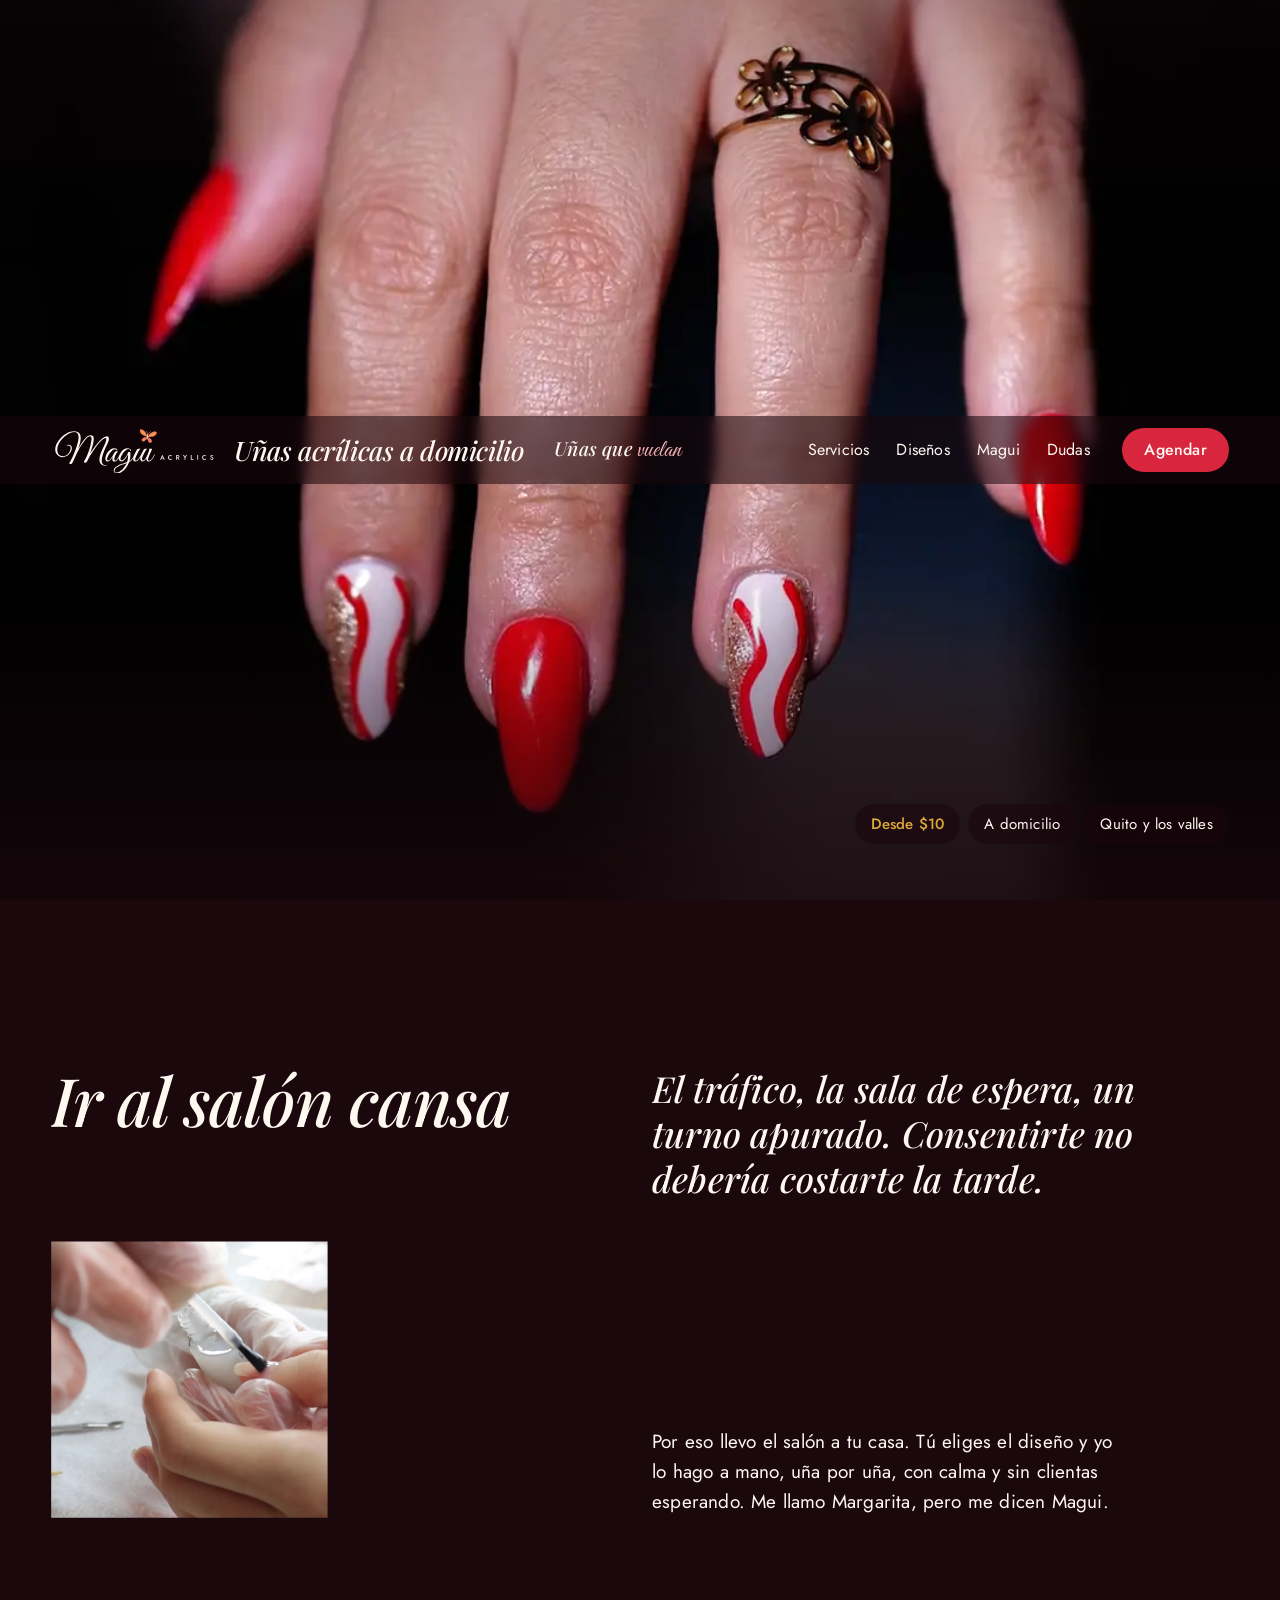
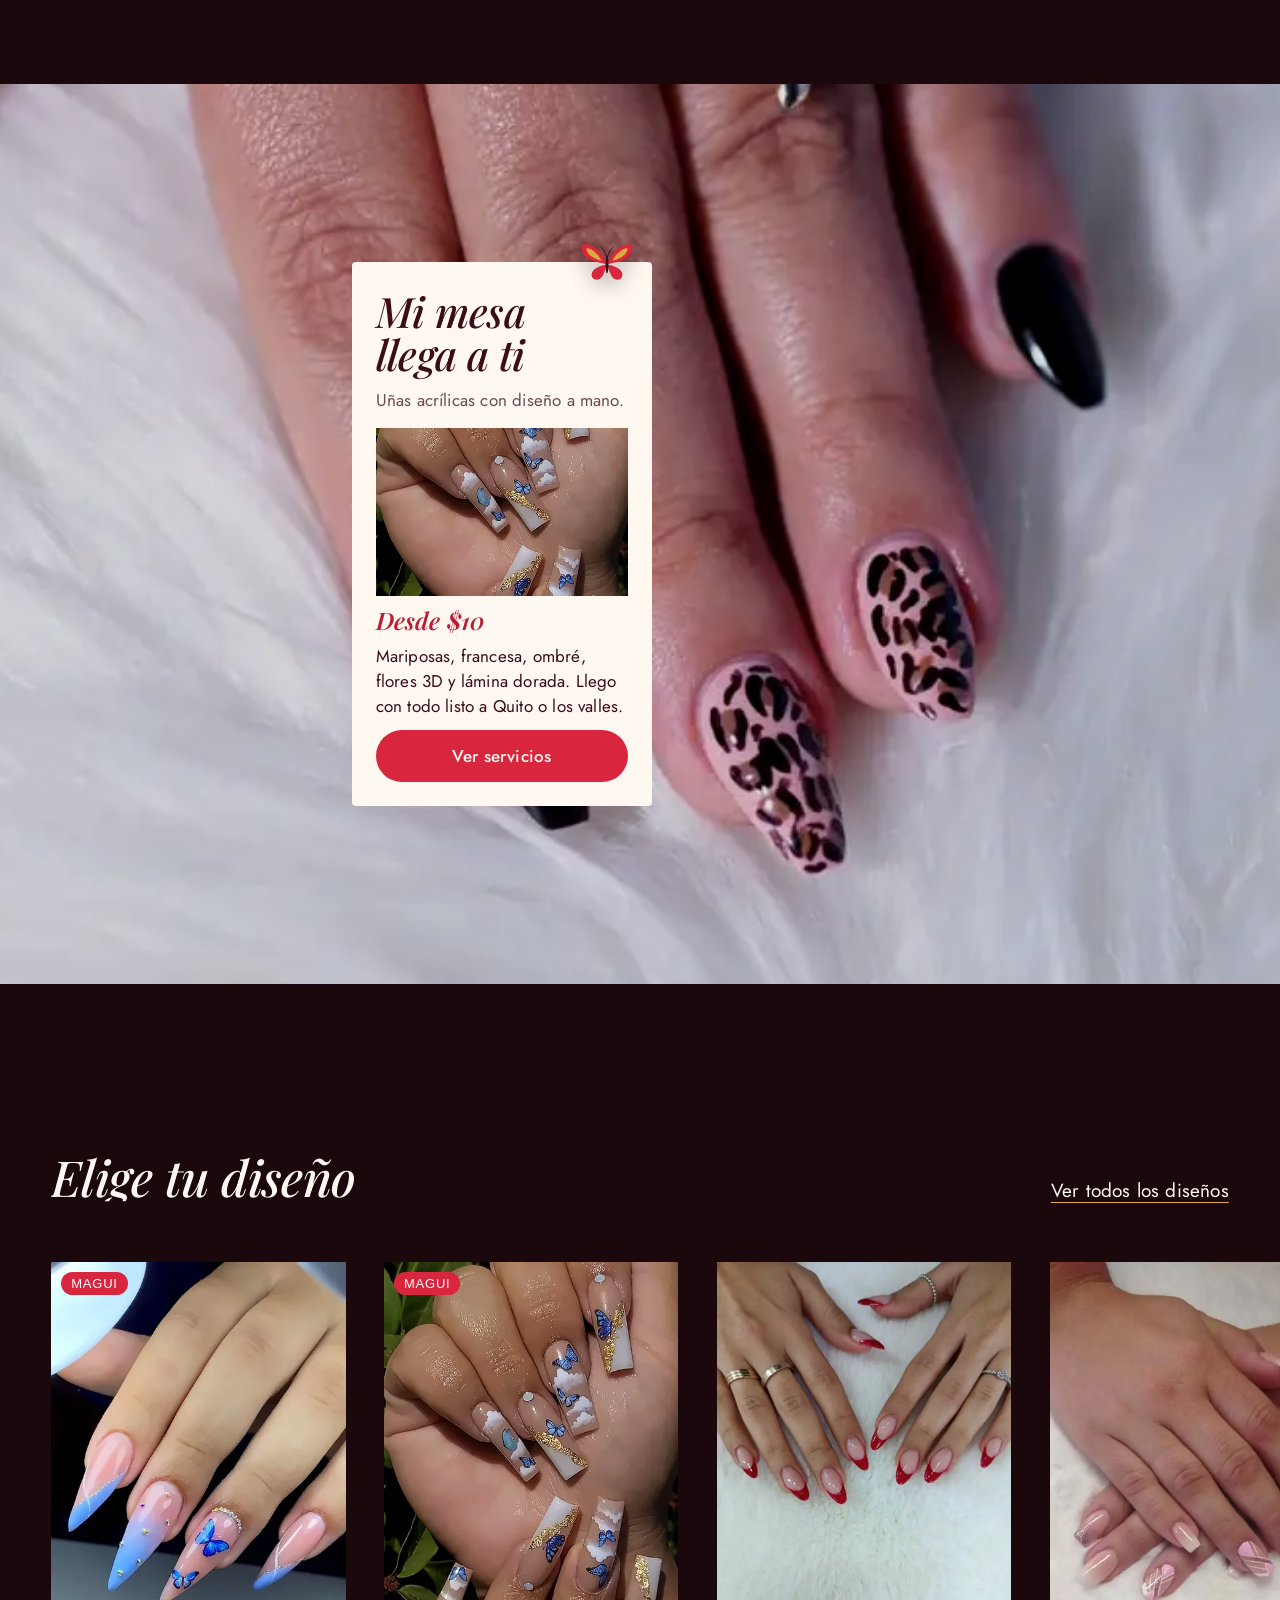
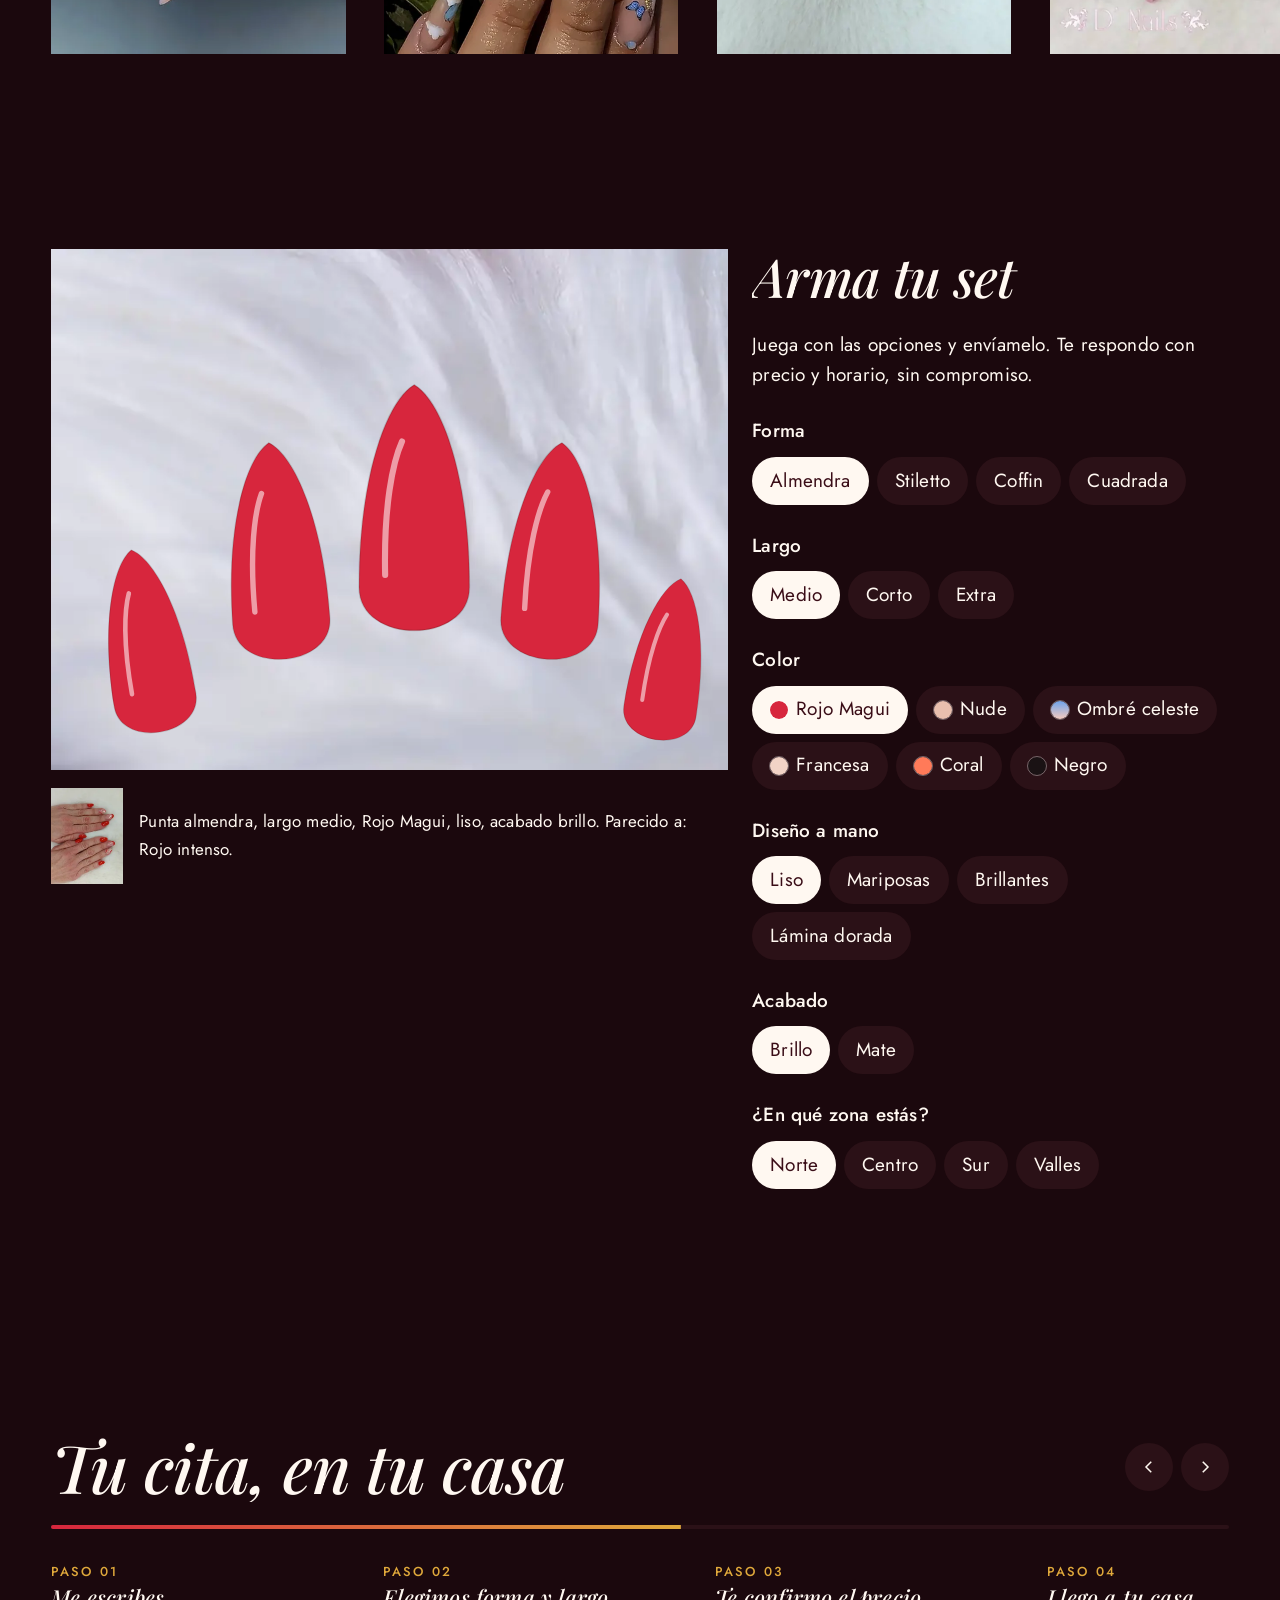
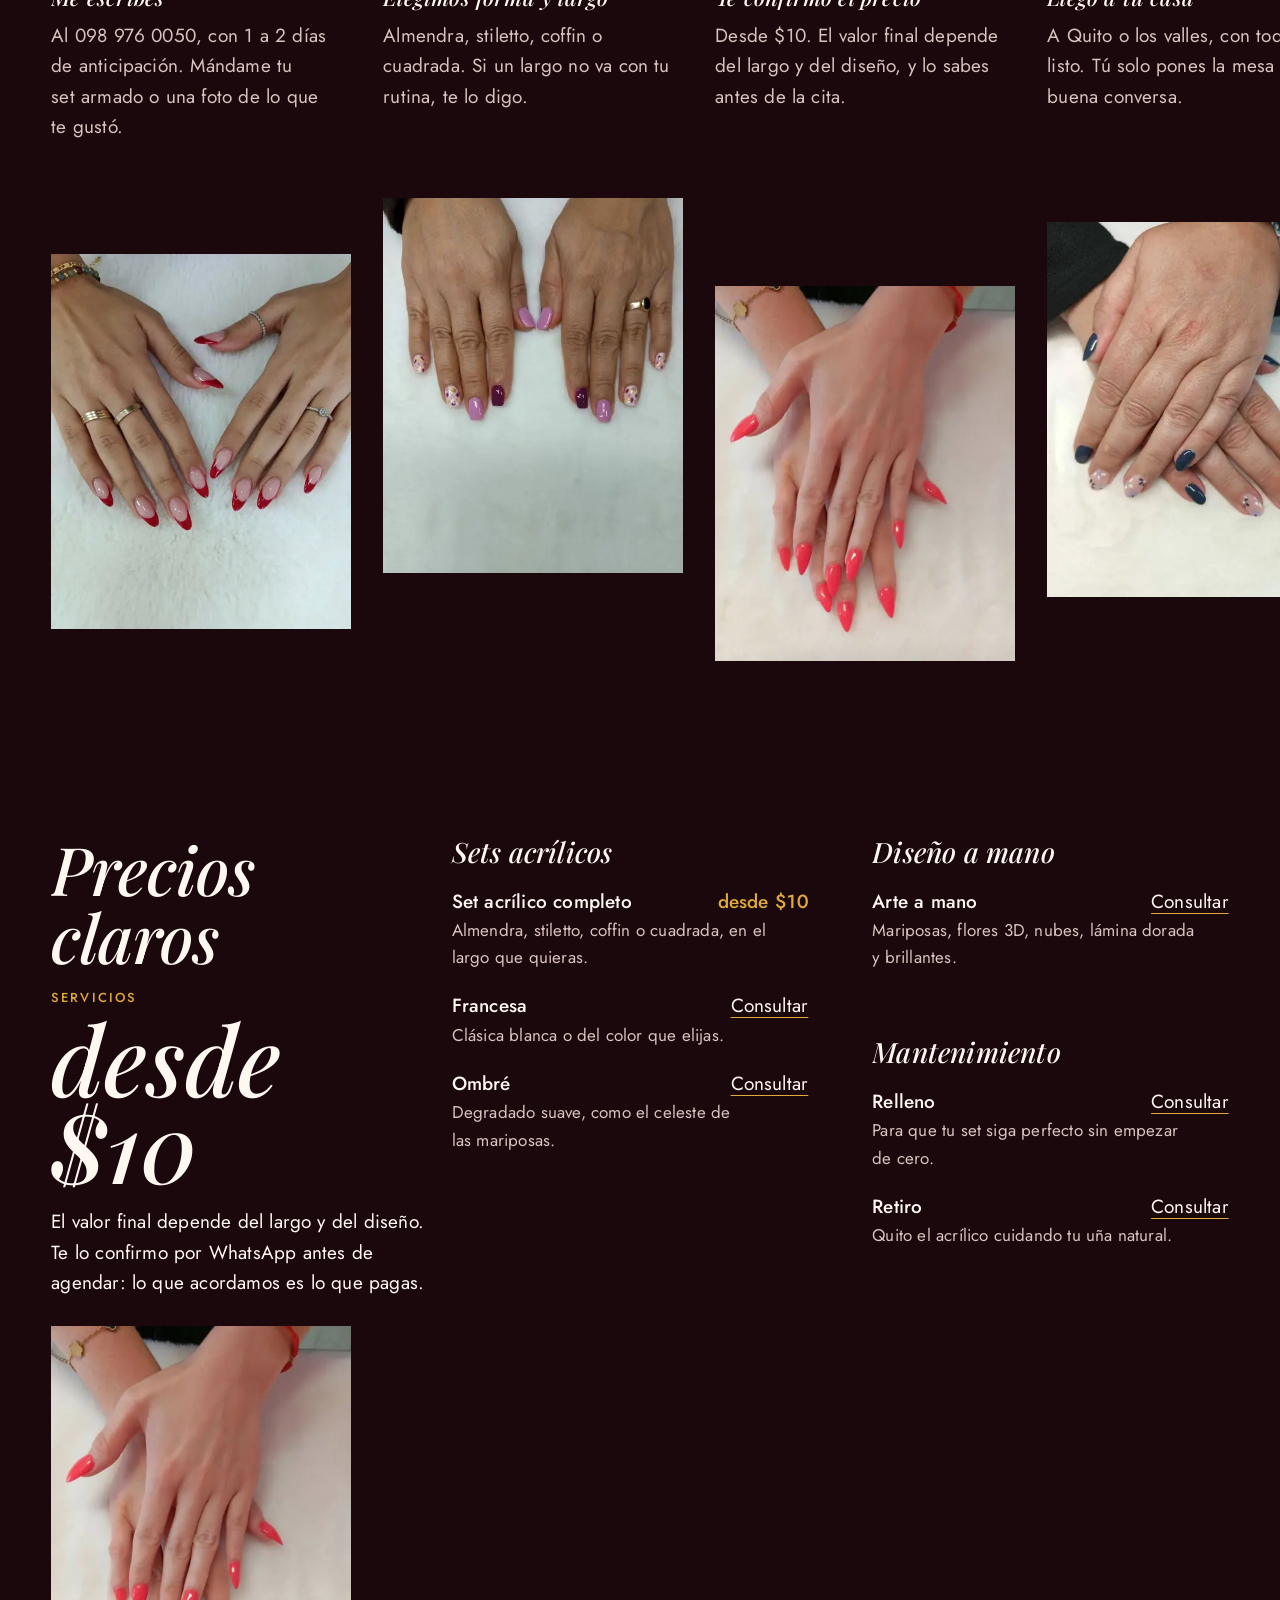
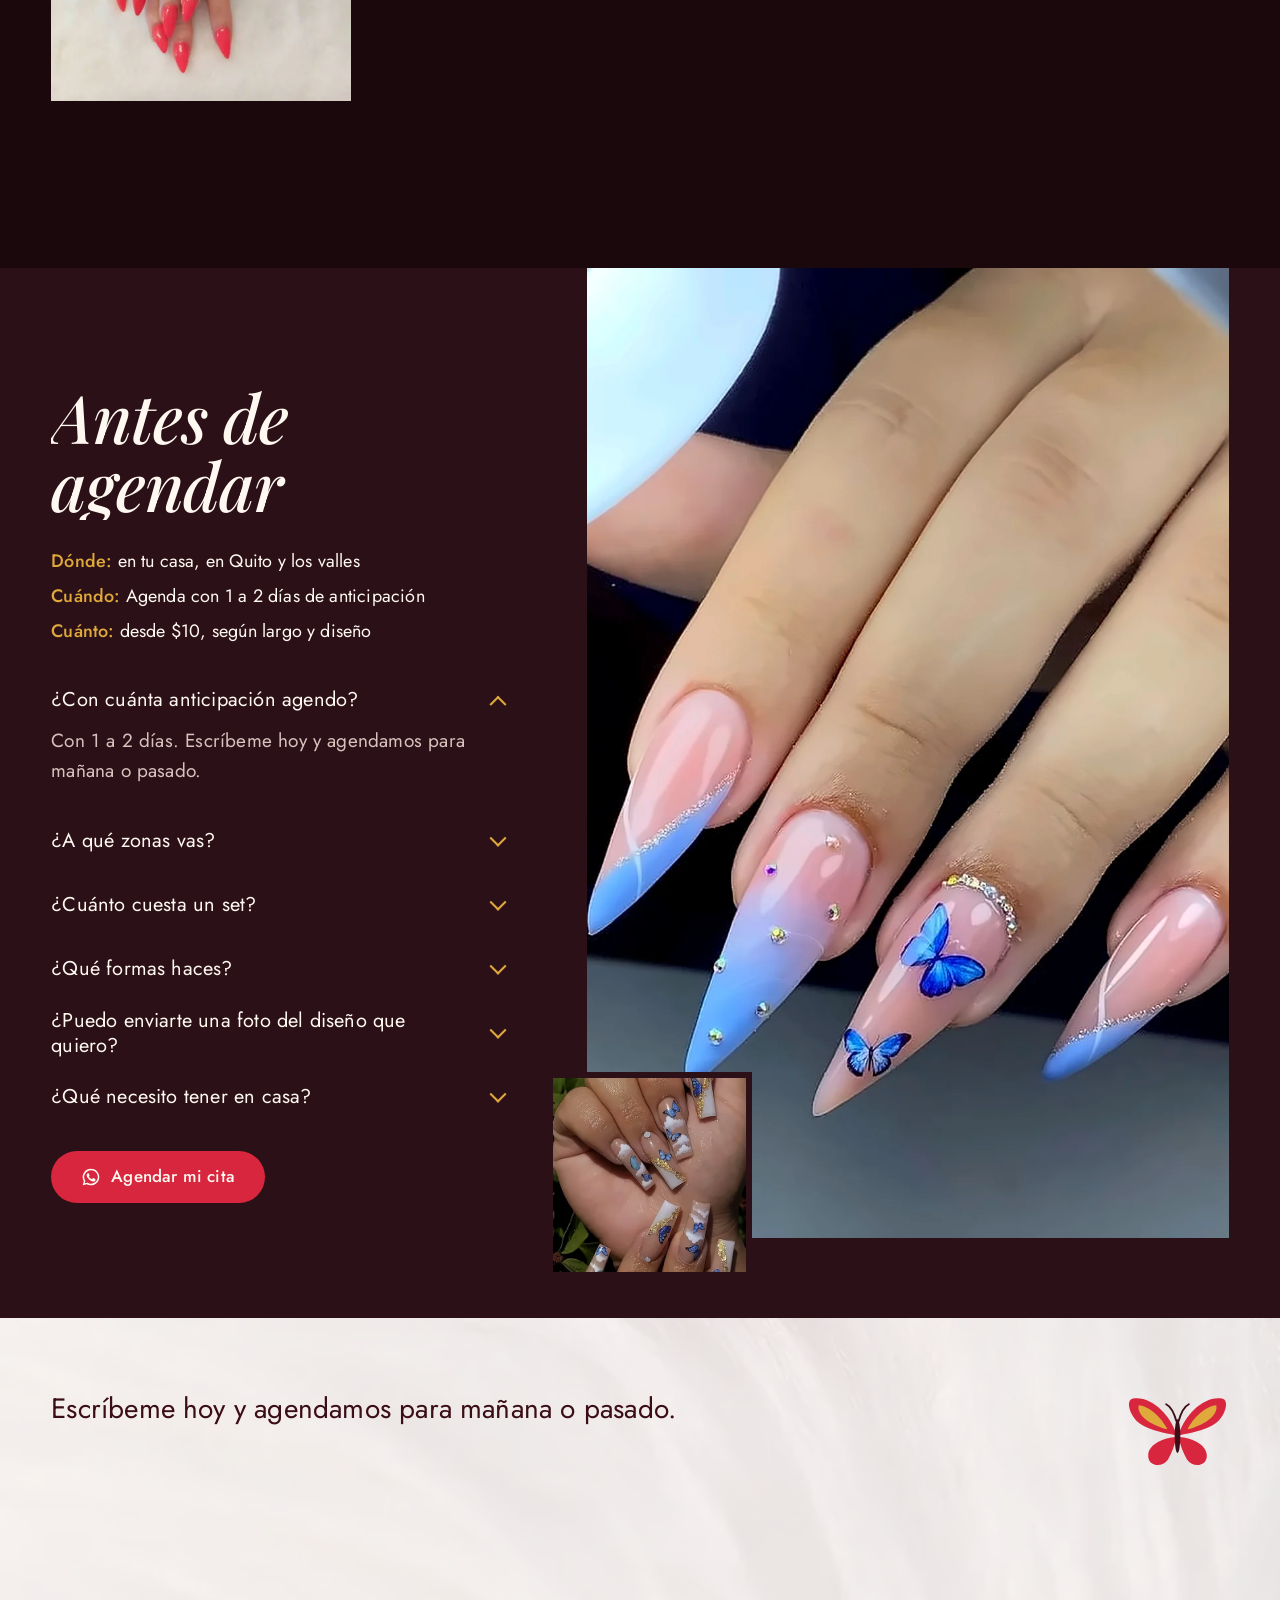
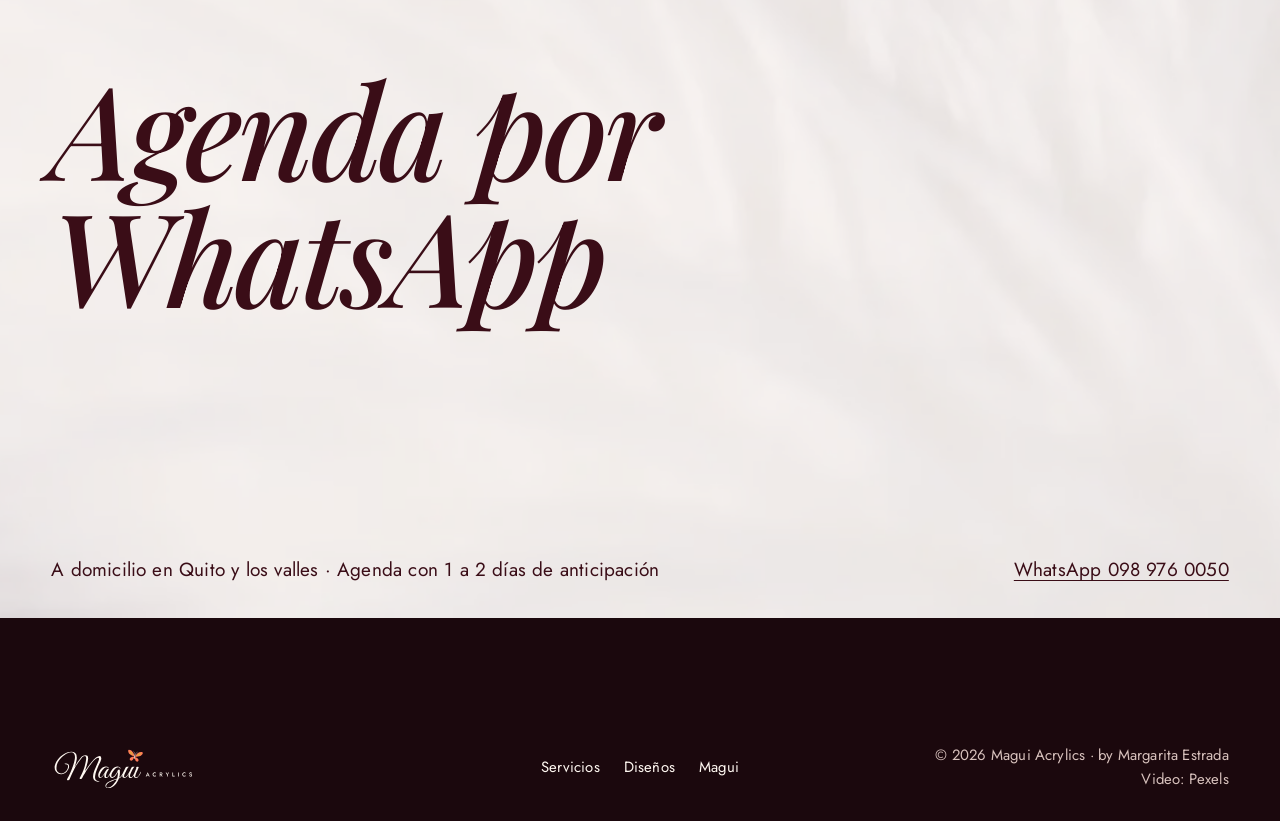
<file: index.html>
<!doctype html>
<html lang="es-EC">
<head>
<meta charset="utf-8">
<meta name="viewport" content="width=device-width, initial-scale=1, viewport-fit=cover">
<title>Magui Acrylics | Uñas acrílicas a domicilio en Quito y los valles</title>
<meta name="description" content="Uñas acrílicas a domicilio en Quito y los valles con Magui (Margarita Estrada). Diseños a mano: mariposas, francesa, ombré y más. Servicios desde $10. Agenda por WhatsApp.">
<link rel="canonical" href="https://maguiacrylics.com/">
<meta name="theme-color" content="#1b080d">
<meta property="og:type" content="website">
<meta property="og:locale" content="es_EC">
<meta property="og:site_name" content="Magui Acrylics">
<meta property="og:title" content="Magui Acrylics · Uñas acrílicas a domicilio en Quito">
<meta property="og:description" content="Tu set soñado, hecho a mano y en tu casa. Servicios desde $10. Agenda por WhatsApp.">
<meta property="og:image" content="https://maguiacrylics.com/assets/web/og-magui.jpg">
<meta name="twitter:card" content="summary_large_image">
<link rel="icon" href="assets/logo/favicon.svg" type="image/svg+xml">
<link rel="apple-touch-icon" href="assets/logo/apple-touch-icon.png">
<script>document.documentElement.classList.add('js')</script>
<link rel="preload" href="assets/fonts/PlayfairDisplay-Italic.woff2" as="font" type="font/woff2" crossorigin>
<link rel="preload" href="assets/fonts/Jost.woff2" as="font" type="font/woff2" crossorigin>
<link rel="stylesheet" href="assets/css/site.css">
<link rel="preload" as="image" href="assets/web/rojo-poster.webp">
<script type="application/ld+json">{"@context":"https://schema.org","@type":"NailSalon","name":"Magui Acrylics","alternateName":"Uñas Acrílicas Magui","description":"Uñas acrílicas a domicilio en Quito y los valles, con diseño a mano.","url":"https://maguiacrylics.com/","telephone":"+593989760050","image":"https://maguiacrylics.com/assets/web/og-magui.jpg","logo":"https://maguiacrylics.com/assets/logo/magui-isotipo.svg","priceRange":"Desde $10","areaServed":[{"@type":"City","name":"Quito"},{"@type":"Place","name":"Valles de Quito"}],"address":{"@type":"PostalAddress","addressLocality":"Quito","addressCountry":"EC"},"founder":{"@type":"Person","name":"Margarita Estrada"}}</script>
</head>
<body>
<a class="saltar" href="#contenido">Ir al contenido</a>
<main id="contenido">
<div class="film">
  <video muted loop playsinline preload="none" data-auto data-src="assets/video/rojo-1080.mp4" data-src-m="assets/video/rojo-720.mp4" poster="assets/web/rojo-poster.webp" width="1080" height="1920" aria-label="Mano con uñas rojas y diseño dorado"></video>
  <div class="film-sello" aria-hidden="true"><span><b>Desde $10</b></span><span>A domicilio</span><span>Quito y los valles</span></div>
  <div class="film-nota"><p class="titular">Uñas que <span class="firma">vuelan</span></p><p><b>Desde $10</b> · A domicilio en Quito y los valles</p><a class="btn btn-full" href="https://wa.me/593989760050?text=Hola%20Magui%2C%20quiero%20agendar%20mis%20u%C3%B1as%20a%20domicilio%20%F0%9F%A6%8B" data-wa="Hola Magui, quiero agendar mis uñas a domicilio 🦋" target="_blank" rel="noopener"><svg viewBox="0 0 24 24" aria-hidden="true"><path fill="currentColor" d="M12 2a10 10 0 0 0-8.6 15.1L2 22l5-1.3A10 10 0 1 0 12 2Zm0 18.2c-1.5 0-3-.4-4.2-1.2l-.3-.2-3 .8.8-2.9-.2-.3A8.2 8.2 0 1 1 12 20.2Zm4.5-6.1c-.2-.1-1.5-.7-1.7-.8-.2-.1-.4-.1-.6.1l-.8 1c-.1.2-.3.2-.5.1a6.7 6.7 0 0 1-3.3-2.9c-.3-.4.2-.4.7-1.4.1-.2 0-.3 0-.4l-.8-1.8c-.2-.5-.4-.4-.6-.4h-.5a1 1 0 0 0-.7.3 3 3 0 0 0-.9 2.2 5.2 5.2 0 0 0 1.1 2.7 11.8 11.8 0 0 0 4.5 4c1.7.7 2.4.8 3.2.6.5-.1 1.5-.6 1.8-1.2.2-.6.2-1.1.1-1.2l-.5-.3Z"/></svg>Agenda por WhatsApp</a></div>
</div>
<header class="rail rail-film">
  <a class="marca" href="index.html"><img src="assets/logo/magui-logo-horizontal-blanco.svg" alt="Magui Acrylics" width="377" height="104"><h1>Uñas acrílicas a domicilio</h1></a>
  <p class="frase">Uñas que <span class="firma">vuelan</span></p>
  <button class="menu-btn" type="button" aria-expanded="false" aria-controls="nav">Menú</button>
  <nav class="nav" id="nav" aria-label="Principal"><ul><li><a href="servicios.html">Servicios</a></li><li><a href="disenos.html">Diseños</a></li><li><a href="magui.html">Magui</a></li><li><a href="index.html#dudas">Dudas</a></li></ul></nav>
  <a class="btn btn-sm" href="https://wa.me/593989760050?text=Hola%20Magui%2C%20quiero%20agendar%20mis%20u%C3%B1as%20a%20domicilio%20%F0%9F%A6%8B" data-wa="Hola Magui, quiero agendar mis uñas a domicilio 🦋" target="_blank" rel="noopener">Agendar</a>
</header>
<div class="tras-film"></div>

<section class="sec frame" id="problema" aria-labelledby="t-pro"><div class="problema" data-grupo>
  <h2 id="t-pro" data-r>Ir al salón cansa</h2>
  <p class="statement" data-r>El tráfico, la sala de espera, un turno apurado. Consentirte no debería costarte la tarde.</p>
  <div class="problema-fila">
    <figure data-r="foto"><img src="assets/web/manos.webp" alt="Manicurista pintando una uña con pincel fino" width="800" height="800" loading="lazy"></figure>
    <p class="nota" data-r>Por eso llevo el salón a tu casa. Tú eliges el diseño y yo lo hago a mano, uña por uña, con calma y sin clientas esperando. Me llamo Margarita, pero me dicen Magui.</p>
  </div>
</div></section>

<section class="vitrina" id="solucion" aria-labelledby="t-sol">
  <video class="capa activa" muted loop playsinline preload="none" data-auto data-src="assets/video/piel-1080.mp4" data-src-m="assets/video/piel-720.mp4" poster="assets/web/piel-poster-720.webp" width="1080" height="1920" aria-hidden="true"></video>
  <img class="capa" src="assets/web/stiletto-mariposas-azules.webp" alt="" width="1178" height="1472" loading="lazy">
  <img class="capa" src="assets/web/nubes-mariposas-dorado.webp" alt="" width="1178" height="1565" loading="lazy">
  <div class="ficha" data-grupo>
    <img class="mariposa" src="assets/logo/magui-mariposa.svg" alt="" width="60" height="50">
    <h2 id="t-sol">Mi mesa llega a ti</h2>
    <p class="variante">Uñas acrílicas con diseño a mano.</p>
    <img src="assets/web/nubes-mariposas-dorado-480.webp" alt="Uñas nude con nubes, mariposas azules y lámina dorada hechas por Magui" width="480" height="638" loading="lazy">
    <p class="precio">Desde $10</p>
    <p>Mariposas, francesa, ombré, flores 3D y lámina dorada. Llego con todo listo a Quito o los valles.</p>
    <a class="btn btn-full" href="servicios.html">Ver servicios</a>
  </div>
</section>

<section class="franja" id="disenos" aria-labelledby="t-tra">
  <div class="franja-top"><h2 id="t-tra" data-r>Elige tu diseño</h2><a class="lnk" href="disenos.html">Ver todos los diseños</a></div>
  <div class="fila" data-r="fila" tabindex="0" role="group" aria-label="Diseños de uñas"><button type="button" data-full="assets/web/stiletto-mariposas-azules.webp" data-titulo="Stiletto ombré con mariposas" aria-label="Ampliar Stiletto ombré con mariposas"><img src="assets/web/stiletto-mariposas-azules-480.webp" alt="Uñas stiletto nude con ombré celeste, mariposas azules y brillantes" width="480" height="640" loading="lazy" decoding="async"><span class="etq">Magui</span></button><button type="button" data-full="assets/web/nubes-mariposas-dorado.webp" data-titulo="Nubes y lámina dorada" aria-label="Ampliar Nubes y lámina dorada"><img src="assets/web/nubes-mariposas-dorado-480.webp" alt="Uñas largas nude con nubes blancas, mariposas azules y lámina dorada" width="480" height="640" loading="lazy" decoding="async"><span class="etq">Magui</span></button><button type="button" data-full="assets/web/trabajo-7.webp" data-titulo="Francesa roja" aria-label="Ampliar Francesa roja"><img src="assets/web/trabajo-7-480.webp" alt="Francesa roja en uñas almendradas largas" width="480" height="640" loading="lazy" decoding="async"></button><button type="button" data-full="assets/web/serv-acrilicas.webp" data-titulo="Nude con líneas" aria-label="Ampliar Nude con líneas"><img src="assets/web/serv-acrilicas-480.webp" alt="Set nude con líneas geométricas rosa y dorado" width="480" height="640" loading="lazy" decoding="async"></button><button type="button" data-full="assets/web/trabajo-12.webp" data-titulo="Coral stiletto" aria-label="Ampliar Coral stiletto"><img src="assets/web/trabajo-12-480.webp" alt="Uñas stiletto largas color coral" width="480" height="640" loading="lazy" decoding="async"></button><button type="button" data-full="assets/web/trabajo-2.webp" data-titulo="Negro con luna" aria-label="Ampliar Negro con luna"><img src="assets/web/trabajo-2-480.webp" alt="Uñas stiletto negras con lunas dibujadas a mano" width="480" height="640" loading="lazy" decoding="async"></button><button type="button" data-full="assets/web/serv-gel.webp" data-titulo="Cielo y arcoíris" aria-label="Ampliar Cielo y arcoíris"><img src="assets/web/serv-gel-480.webp" alt="Uñas azul cielo con un acento de líneas de colores" width="480" height="640" loading="lazy" decoding="async"></button><button type="button" data-full="assets/web/trabajo-3.webp" data-titulo="Francesa profunda" aria-label="Ampliar Francesa profunda"><img src="assets/web/trabajo-3-480.webp" alt="Francesa color vino sobre base natural" width="480" height="640" loading="lazy" decoding="async"></button><button type="button" data-full="assets/web/trabajo-11.webp" data-titulo="Verde y oro" aria-label="Ampliar Verde y oro"><img src="assets/web/trabajo-11-480.webp" alt="Uñas verde musgo con acento dorado" width="480" height="640" loading="lazy" decoding="async"></button><button type="button" data-full="assets/web/trabajo-5.webp" data-titulo="Rojo intenso" aria-label="Ampliar Rojo intenso"><img src="assets/web/trabajo-5-480.webp" alt="Uñas rojas intensas con detalle en un dedo" width="480" height="640" loading="lazy" decoding="async"></button><button type="button" data-full="assets/web/serv-permanente.webp" data-titulo="Corazones rojos" aria-label="Ampliar Corazones rojos"><img src="assets/web/serv-permanente-480.webp" alt="Uñas nude con corazones rojos pintados a mano" width="480" height="640" loading="lazy" decoding="async"></button><button type="button" data-full="assets/web/trabajo-4.webp" data-titulo="Azul noche" aria-label="Ampliar Azul noche"><img src="assets/web/trabajo-4-480.webp" alt="Uñas azul noche con detalles a mano" width="480" height="640" loading="lazy" decoding="async"></button><button type="button" data-full="assets/web/trabajo-1.webp" data-titulo="Francesa doble" aria-label="Ampliar Francesa doble"><img src="assets/web/trabajo-1-480.webp" alt="Francesa de doble línea roja y amarilla" width="480" height="640" loading="lazy" decoding="async"></button><button type="button" data-full="assets/web/trabajo-9.webp" data-titulo="Malva y vino" aria-label="Ampliar Malva y vino"><img src="assets/web/trabajo-9-480.webp" alt="Uñas malva y vino con puntos" width="480" height="640" loading="lazy" decoding="async"></button><button type="button" data-full="assets/web/trabajo-10.webp" data-titulo="Lunares malva" aria-label="Ampliar Lunares malva"><img src="assets/web/trabajo-10-480.webp" alt="Uñas malva con lunares" width="480" height="640" loading="lazy" decoding="async"></button></div>
</section>

<section class="sec frame" id="arma-tu-set" aria-labelledby="t-arm"><div class="arma">
  <div class="arma-lienzo" data-r>
    <div class="lienzo"><svg id="lienzo" viewBox="0 0 600 462" role="img" aria-label="Vista previa de tu set"></svg></div>
    <p class="ref"><img id="set-ref" src="assets/web/trabajo-5-480.webp" alt="Rojo intenso" width="72" height="96" loading="lazy"><span><span id="set-resumen">Punta almendra, largo medio, Rojo Magui, liso, acabado brillo</span>. Parecido a: <span id="set-ref-t">Rojo intenso</span>.</span></p>
  </div>
  <form class="arma-form" id="set" data-grupo>
    <h2 id="t-arm" data-r>Arma tu set</h2>
    <p data-r>Juega con las opciones y envíamelo. Te respondo con precio y horario, sin compromiso.</p>
    <fieldset data-r><legend>Forma</legend><div class="ops"><label><input type="radio" name="forma" value="Almendra" checked><span>Almendra</span></label><label><input type="radio" name="forma" value="Stiletto"><span>Stiletto</span></label><label><input type="radio" name="forma" value="Coffin"><span>Coffin</span></label><label><input type="radio" name="forma" value="Cuadrada"><span>Cuadrada</span></label></div></fieldset>
    <fieldset data-r><legend>Largo</legend><div class="ops"><label><input type="radio" name="largo" value="Medio" checked><span>Medio</span></label><label><input type="radio" name="largo" value="Corto"><span>Corto</span></label><label><input type="radio" name="largo" value="Extra"><span>Extra</span></label></div></fieldset>
    <fieldset data-r><legend>Color</legend><div class="ops"><label><input type="radio" name="color" value="Rojo Magui" checked><span><i style="--c:#d7263d"></i>Rojo Magui</span></label><label><input type="radio" name="color" value="Nude"><span><i style="--c:#e8bfae"></i>Nude</span></label><label><input type="radio" name="color" value="Ombré celeste"><span><i style="--c:linear-gradient(#6fa3ea,#f4cbbf)"></i>Ombré celeste</span></label><label><input type="radio" name="color" value="Francesa"><span><i style="--c:#f2d3c6"></i>Francesa</span></label><label><input type="radio" name="color" value="Coral"><span><i style="--c:#ff7a59"></i>Coral</span></label><label><input type="radio" name="color" value="Negro"><span><i style="--c:#1a1214"></i>Negro</span></label></div></fieldset>
    <fieldset data-r><legend>Diseño a mano</legend><div class="ops"><label><input type="radio" name="diseno" value="Liso" checked><span>Liso</span></label><label><input type="radio" name="diseno" value="Mariposas"><span>Mariposas</span></label><label><input type="radio" name="diseno" value="Brillantes"><span>Brillantes</span></label><label><input type="radio" name="diseno" value="Lámina dorada"><span>Lámina dorada</span></label></div></fieldset>
    <fieldset data-r><legend>Acabado</legend><div class="ops"><label><input type="radio" name="acabado" value="Brillo" checked><span>Brillo</span></label><label><input type="radio" name="acabado" value="Mate"><span>Mate</span></label></div></fieldset>
    <fieldset data-r><legend>¿En qué zona estás?</legend><div class="ops"><label><input type="radio" name="zona" value="Norte" checked><span>Norte</span></label><label><input type="radio" name="zona" value="Centro"><span>Centro</span></label><label><input type="radio" name="zona" value="Sur"><span>Sur</span></label><label><input type="radio" name="zona" value="Valles"><span>Valles</span></label></div></fieldset>
    <a class="btn btn-full" href="https://wa.me/593989760050?text=Hola%20Magui%2C%20quiero%20agendar%20mis%20u%C3%B1as%20a%20domicilio%20%F0%9F%A6%8B" data-wa="Hola Magui, quiero agendar mis uñas a domicilio 🦋" target="_blank" rel="noopener" id="set-enviar" data-r><svg viewBox="0 0 24 24" aria-hidden="true"><path fill="currentColor" d="M12 2a10 10 0 0 0-8.6 15.1L2 22l5-1.3A10 10 0 1 0 12 2Zm0 18.2c-1.5 0-3-.4-4.2-1.2l-.3-.2-3 .8.8-2.9-.2-.3A8.2 8.2 0 1 1 12 20.2Zm4.5-6.1c-.2-.1-1.5-.7-1.7-.8-.2-.1-.4-.1-.6.1l-.8 1c-.1.2-.3.2-.5.1a6.7 6.7 0 0 1-3.3-2.9c-.3-.4.2-.4.7-1.4.1-.2 0-.3 0-.4l-.8-1.8c-.2-.5-.4-.4-.6-.4h-.5a1 1 0 0 0-.7.3 3 3 0 0 0-.9 2.2 5.2 5.2 0 0 0 1.1 2.7 11.8 11.8 0 0 0 4.5 4c1.7.7 2.4.8 3.2.6.5-.1 1.5-.6 1.8-1.2.2-.6.2-1.1.1-1.2l-.5-.3Z"/></svg>Enviar mi set a Magui</a>
  </form>
</div></section>

<section class="sec" id="como-funciona" aria-labelledby="t-pas">
  <div class="pasos-top"><h2 id="t-pas" data-r>Tu cita, en tu casa</h2><div class="flechas"><button type="button" data-dir="-1" aria-label="Anterior"><svg viewBox="0 0 24 24" fill="none" stroke="currentColor" stroke-width="2"><path d="m15 5-7 7 7 7"/></svg></button><button type="button" data-dir="1" aria-label="Siguiente"><svg viewBox="0 0 24 24" fill="none" stroke="currentColor" stroke-width="2"><path d="m9 5 7 7-7 7"/></svg></button></div></div>
  <div class="avance"><i></i></div>
  <ol class="pasos" tabindex="0" aria-label="Pasos de la cita"><li class="paso" style="--e:96px;--d:0ms" data-r><h3><small>PASO 01</small>Me escribes</h3><p class="soft">Al 098 976 0050, con 1 a 2 días de anticipación. Mándame tu set armado o una foto de lo que te gustó.</p><img src="assets/web/trabajo-8-480.webp" alt="Francesa roja vista de cerca" width="480" height="640" loading="lazy" decoding="async"></li><li class="paso" style="--e:40px;--d:70ms" data-r><h3><small>PASO 02</small>Elegimos forma y largo</h3><p class="soft">Almendra, stiletto, coffin o cuadrada. Si un largo no va con tu rutina, te lo digo.</p><img src="assets/web/trabajo-9-480.webp" alt="Manos con uñas malva y vino" width="480" height="640" loading="lazy" decoding="async"></li><li class="paso" style="--e:128px;--d:140ms" data-r><h3><small>PASO 03</small>Te confirmo el precio</h3><p class="soft">Desde $10. El valor final depende del largo y del diseño, y lo sabes antes de la cita.</p><img src="assets/web/trabajo-12-480.webp" alt="Uñas stiletto color coral" width="480" height="640" loading="lazy" decoding="async"></li><li class="paso" style="--e:64px;--d:210ms" data-r><h3><small>PASO 04</small>Llego a tu casa</h3><p class="soft">A Quito o los valles, con todo listo. Tú solo pones la mesa y la buena conversa.</p><img src="assets/web/trabajo-4-480.webp" alt="Uñas azul noche con detalles" width="480" height="640" loading="lazy" decoding="async"></li><li class="paso" style="--e:112px;--d:280ms" data-r><h3><small>PASO 05</small>Construyo tu set</h3><p class="soft">Preparo tu uña con calma y construyo el acrílico con la forma que elegiste.</p><img src="assets/web/trabajo-3-480.webp" alt="Francesa color vino sobre base natural" width="480" height="640" loading="lazy" decoding="async"></li><li class="paso" style="--e:48px;--d:350ms" data-r><h3><small>PASO 06</small>Pinto tu diseño a mano</h3><p class="soft">Mariposas, francesa, ombré, flores 3D o lámina dorada, uña por uña.</p><img src="assets/web/stiletto-mariposas-azules-480.webp" alt="Stiletto ombré con mariposas azules" width="480" height="640" loading="lazy" decoding="async"></li><li class="paso" style="--e:96px;--d:420ms" data-r><h3><small>PASO 07</small>Volvemos a vernos</h3><p class="soft">Cuando toque el relleno, me escribes y regreso a tu casa.</p><img src="assets/web/trabajo-7-480.webp" alt="Francesa roja en uñas largas" width="480" height="640" loading="lazy" decoding="async"></li></ol>
</section>

<section class="sec frame" id="precios" aria-labelledby="t-pre"><div class="precios" data-grupo>
  <div class="precios-izq"><h2 id="t-pre" data-r>Precios claros</h2><p class="desde" data-r><small>Servicios</small>desde $10</p><p data-r>El valor final depende del largo y del diseño. Te lo confirmo por WhatsApp antes de agendar: lo que acordamos es lo que pagas.</p><img src="assets/web/trabajo-12-480.webp" alt="Uñas stiletto color coral" width="480" height="640" loading="lazy" data-r></div>
  <div class="carta"><div class="grupo" data-r style="--d:0ms"><h3>Sets acrílicos</h3><div class="item"><b>Set acrílico completo</b><a class="lnk" href="https://wa.me/593989760050?text=Hola%20Magui%2C%20quiero%20saber%20el%20precio%20de%3A%20Set%20acr%C3%ADlico%20completo." data-wa="Hola Magui, quiero saber el precio de: Set acrílico completo." target="_blank" rel="noopener" data-precio="set">Consultar</a><p>Almendra, stiletto, coffin o cuadrada, en el largo que quieras.</p></div><div class="item"><b>Francesa</b><a class="lnk" href="https://wa.me/593989760050?text=Hola%20Magui%2C%20quiero%20saber%20el%20precio%20de%3A%20Francesa." data-wa="Hola Magui, quiero saber el precio de: Francesa." target="_blank" rel="noopener" data-precio="francesa">Consultar</a><p>Clásica blanca o del color que elijas.</p></div><div class="item"><b>Ombré</b><a class="lnk" href="https://wa.me/593989760050?text=Hola%20Magui%2C%20quiero%20saber%20el%20precio%20de%3A%20Ombr%C3%A9." data-wa="Hola Magui, quiero saber el precio de: Ombré." target="_blank" rel="noopener" data-precio="ombre">Consultar</a><p>Degradado suave, como el celeste de las mariposas.</p></div></div><div class="grupo" data-r style="--d:80ms"><h3>Diseño a mano</h3><div class="item"><b>Arte a mano</b><a class="lnk" href="https://wa.me/593989760050?text=Hola%20Magui%2C%20quiero%20saber%20el%20precio%20de%3A%20Arte%20a%20mano." data-wa="Hola Magui, quiero saber el precio de: Arte a mano." target="_blank" rel="noopener" data-precio="diseno">Consultar</a><p>Mariposas, flores 3D, nubes, lámina dorada y brillantes.</p></div></div><div class="grupo" data-r style="--d:160ms"><h3>Mantenimiento</h3><div class="item"><b>Relleno</b><a class="lnk" href="https://wa.me/593989760050?text=Hola%20Magui%2C%20quiero%20saber%20el%20precio%20de%3A%20Relleno." data-wa="Hola Magui, quiero saber el precio de: Relleno." target="_blank" rel="noopener" data-precio="relleno">Consultar</a><p>Para que tu set siga perfecto sin empezar de cero.</p></div><div class="item"><b>Retiro</b><a class="lnk" href="https://wa.me/593989760050?text=Hola%20Magui%2C%20quiero%20saber%20el%20precio%20de%3A%20Retiro." data-wa="Hola Magui, quiero saber el precio de: Retiro." target="_blank" rel="noopener" data-precio="retiro">Consultar</a><p>Quito el acrílico cuidando tu uña natural.</p></div></div></div>
</div></section>

<section class="sec frame" id="opiniones" aria-labelledby="t-opi" hidden><div class="opiniones"><h2 id="t-opi">Lo que dicen ellas</h2><ul></ul></div></section>

<section class="dudas" id="dudas" aria-labelledby="t-dud">
  <div class="dudas-txt" data-grupo>
    <h2 id="t-dud" data-r>Antes de agendar</h2>
    <div class="hechos" data-r>
      <p><b>Dónde:</b> en tu casa, en <span data-dato="zonas">Quito y los valles</span></p>
      <p><b>Cuándo:</b> <span data-dato="horario">Agenda con 1 a 2 días de anticipación</span></p>
      <p><b>Cuánto:</b> desde $10, según largo y diseño</p>
    </div>
    <div class="acordeon" data-r><details open><summary>¿Con cuánta anticipación agendo?</summary><p>Con 1 a 2 días. Escríbeme hoy y agendamos para mañana o pasado.</p></details><details><summary>¿A qué zonas vas?</summary><p>A Quito y los valles. Escríbeme tu sector y te confirmo el día y la hora.</p></details><details><summary>¿Cuánto cuesta un set?</summary><p>Los servicios empiezan desde $10. El precio final depende del largo y del diseño, y te lo confirmo antes de agendar.</p></details><details><summary>¿Qué formas haces?</summary><p>Almendra, stiletto, coffin y cuadrada, en el largo que quieras.</p></details><details><summary>¿Puedo enviarte una foto del diseño que quiero?</summary><p>Sí, y me ayuda mucho. La veo antes de la cita y te digo cómo adaptarla a tu mano.</p></details><details><summary>¿Qué necesito tener en casa?</summary><p>Solo una mesa, buena luz y un enchufe cerca. El resto lo llevo yo.</p></details></div>
    <div class="acciones" data-r><a class="btn" href="https://wa.me/593989760050?text=Hola%20Magui%2C%20quiero%20agendar%20mis%20u%C3%B1as%20a%20domicilio%20%F0%9F%A6%8B" data-wa="Hola Magui, quiero agendar mis uñas a domicilio 🦋" target="_blank" rel="noopener"><svg viewBox="0 0 24 24" aria-hidden="true"><path fill="currentColor" d="M12 2a10 10 0 0 0-8.6 15.1L2 22l5-1.3A10 10 0 1 0 12 2Zm0 18.2c-1.5 0-3-.4-4.2-1.2l-.3-.2-3 .8.8-2.9-.2-.3A8.2 8.2 0 1 1 12 20.2Zm4.5-6.1c-.2-.1-1.5-.7-1.7-.8-.2-.1-.4-.1-.6.1l-.8 1c-.1.2-.3.2-.5.1a6.7 6.7 0 0 1-3.3-2.9c-.3-.4.2-.4.7-1.4.1-.2 0-.3 0-.4l-.8-1.8c-.2-.5-.4-.4-.6-.4h-.5a1 1 0 0 0-.7.3 3 3 0 0 0-.9 2.2 5.2 5.2 0 0 0 1.1 2.7 11.8 11.8 0 0 0 4.5 4c1.7.7 2.4.8 3.2.6.5-.1 1.5-.6 1.8-1.2.2-.6.2-1.1.1-1.2l-.5-.3Z"/></svg>Agendar mi cita</a></div>
  </div>
  <div class="dudas-fotos"><img class="alta" src="assets/web/stiletto-mariposas-azules.webp" srcset="assets/web/stiletto-mariposas-azules-480.webp 480w, assets/web/stiletto-mariposas-azules.webp 1178w" sizes="(max-width:900px) 100vw, 55vw" alt="Uñas stiletto con ombré celeste y mariposas azules hechas por Magui" width="1178" height="1472" loading="lazy" decoding="async"><img class="chica" src="assets/web/nubes-mariposas-dorado-480.webp" alt="Uñas con nubes y lámina dorada" width="480" height="638" loading="lazy"></div>
</section>
<section class="cierre" id="agendar" aria-labelledby="t-res">
  <img class="vuela" src="assets/logo/magui-mariposa.svg" alt="" width="60" height="50">
  <p class="lead" data-r>Escríbeme hoy y agendamos para mañana o pasado.</p>
  <div>
    <h2 id="t-res"><a href="https://wa.me/593989760050?text=Hola%20Magui%2C%20quiero%20agendar%20mis%20u%C3%B1as%20a%20domicilio%20%F0%9F%A6%8B" data-wa="Hola Magui, quiero agendar mis uñas a domicilio 🦋" target="_blank" rel="noopener">Agenda por WhatsApp</a></h2>
  </div>
  <div class="cierre-pie">
    <p>A domicilio en <span data-dato="zonas">Quito y los valles</span> · <span data-dato="horario">Agenda con 1 a 2 días de anticipación</span></p>
    <ul><li><a href="https://wa.me/593989760050?text=Hola%20Magui%2C%20quiero%20agendar%20mis%20u%C3%B1as%20a%20domicilio%20%F0%9F%A6%8B" data-wa="Hola Magui, quiero agendar mis uñas a domicilio 🦋" target="_blank" rel="noopener">WhatsApp 098 976 0050</a></li><li hidden><a data-red="instagram" href="#" target="_blank" rel="noopener">Instagram</a></li><li hidden><a data-red="tiktok" href="#" target="_blank" rel="noopener">TikTok</a></li></ul>
  </div>
</section>
</main>
<footer class="pie">
  <a href="index.html" aria-label="Magui Acrylics, inicio"><img src="assets/logo/magui-logo-horizontal-blanco.svg" alt="Magui Acrylics" width="377" height="104" loading="lazy"></a>
  <ul><li><a href="servicios.html">Servicios</a></li><li><a href="disenos.html">Diseños</a></li><li><a href="magui.html">Magui</a></li></ul>
  <p>© 2026 Magui Acrylics · by Margarita Estrada<br>Video: Pexels</p>
</footer>
<div class="barra"><a class="btn btn-full" href="https://wa.me/593989760050?text=Hola%20Magui%2C%20quiero%20agendar%20mis%20u%C3%B1as%20a%20domicilio%20%F0%9F%A6%8B" data-wa="Hola Magui, quiero agendar mis uñas a domicilio 🦋" target="_blank" rel="noopener"><svg viewBox="0 0 24 24" aria-hidden="true"><path fill="currentColor" d="M12 2a10 10 0 0 0-8.6 15.1L2 22l5-1.3A10 10 0 1 0 12 2Zm0 18.2c-1.5 0-3-.4-4.2-1.2l-.3-.2-3 .8.8-2.9-.2-.3A8.2 8.2 0 1 1 12 20.2Zm4.5-6.1c-.2-.1-1.5-.7-1.7-.8-.2-.1-.4-.1-.6.1l-.8 1c-.1.2-.3.2-.5.1a6.7 6.7 0 0 1-3.3-2.9c-.3-.4.2-.4.7-1.4.1-.2 0-.3 0-.4l-.8-1.8c-.2-.5-.4-.4-.6-.4h-.5a1 1 0 0 0-.7.3 3 3 0 0 0-.9 2.2 5.2 5.2 0 0 0 1.1 2.7 11.8 11.8 0 0 0 4.5 4c1.7.7 2.4.8 3.2.6.5-.1 1.5-.6 1.8-1.2.2-.6.2-1.1.1-1.2l-.5-.3Z"/></svg>Agenda por WhatsApp</a></div><dialog id="visor" aria-label="Foto ampliada"><div class="lb"><img alt=""><div class="lb-pie"><p></p><div class="lb-acc"><a class="btn" href="https://wa.me/593989760050?text=" data-wa="" target="_blank" rel="noopener">Quiero este diseño</a><button class="lb-cerrar" type="button">Cerrar</button></div></div></div></dialog>
<script src="assets/js/config.js" defer></script>
<script src="assets/js/site.js" defer></script>
</body>
</html>
</file>
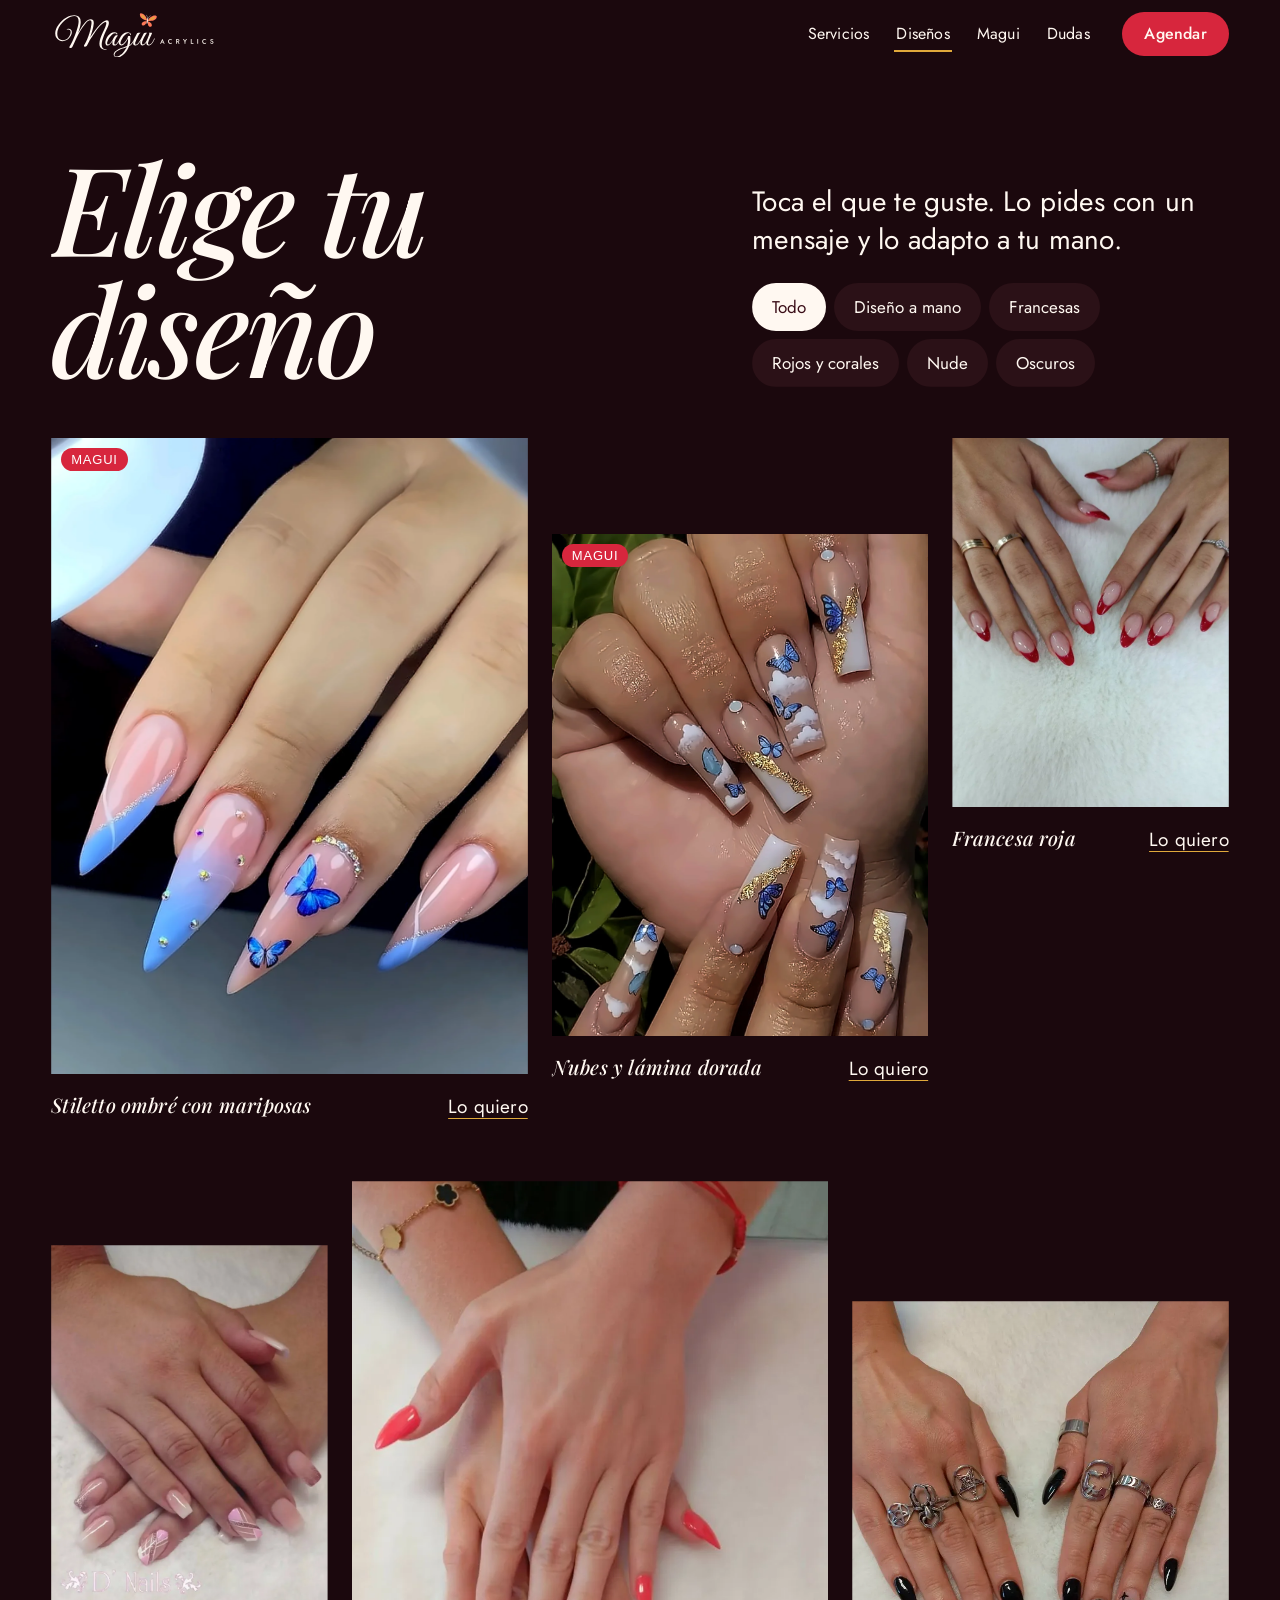
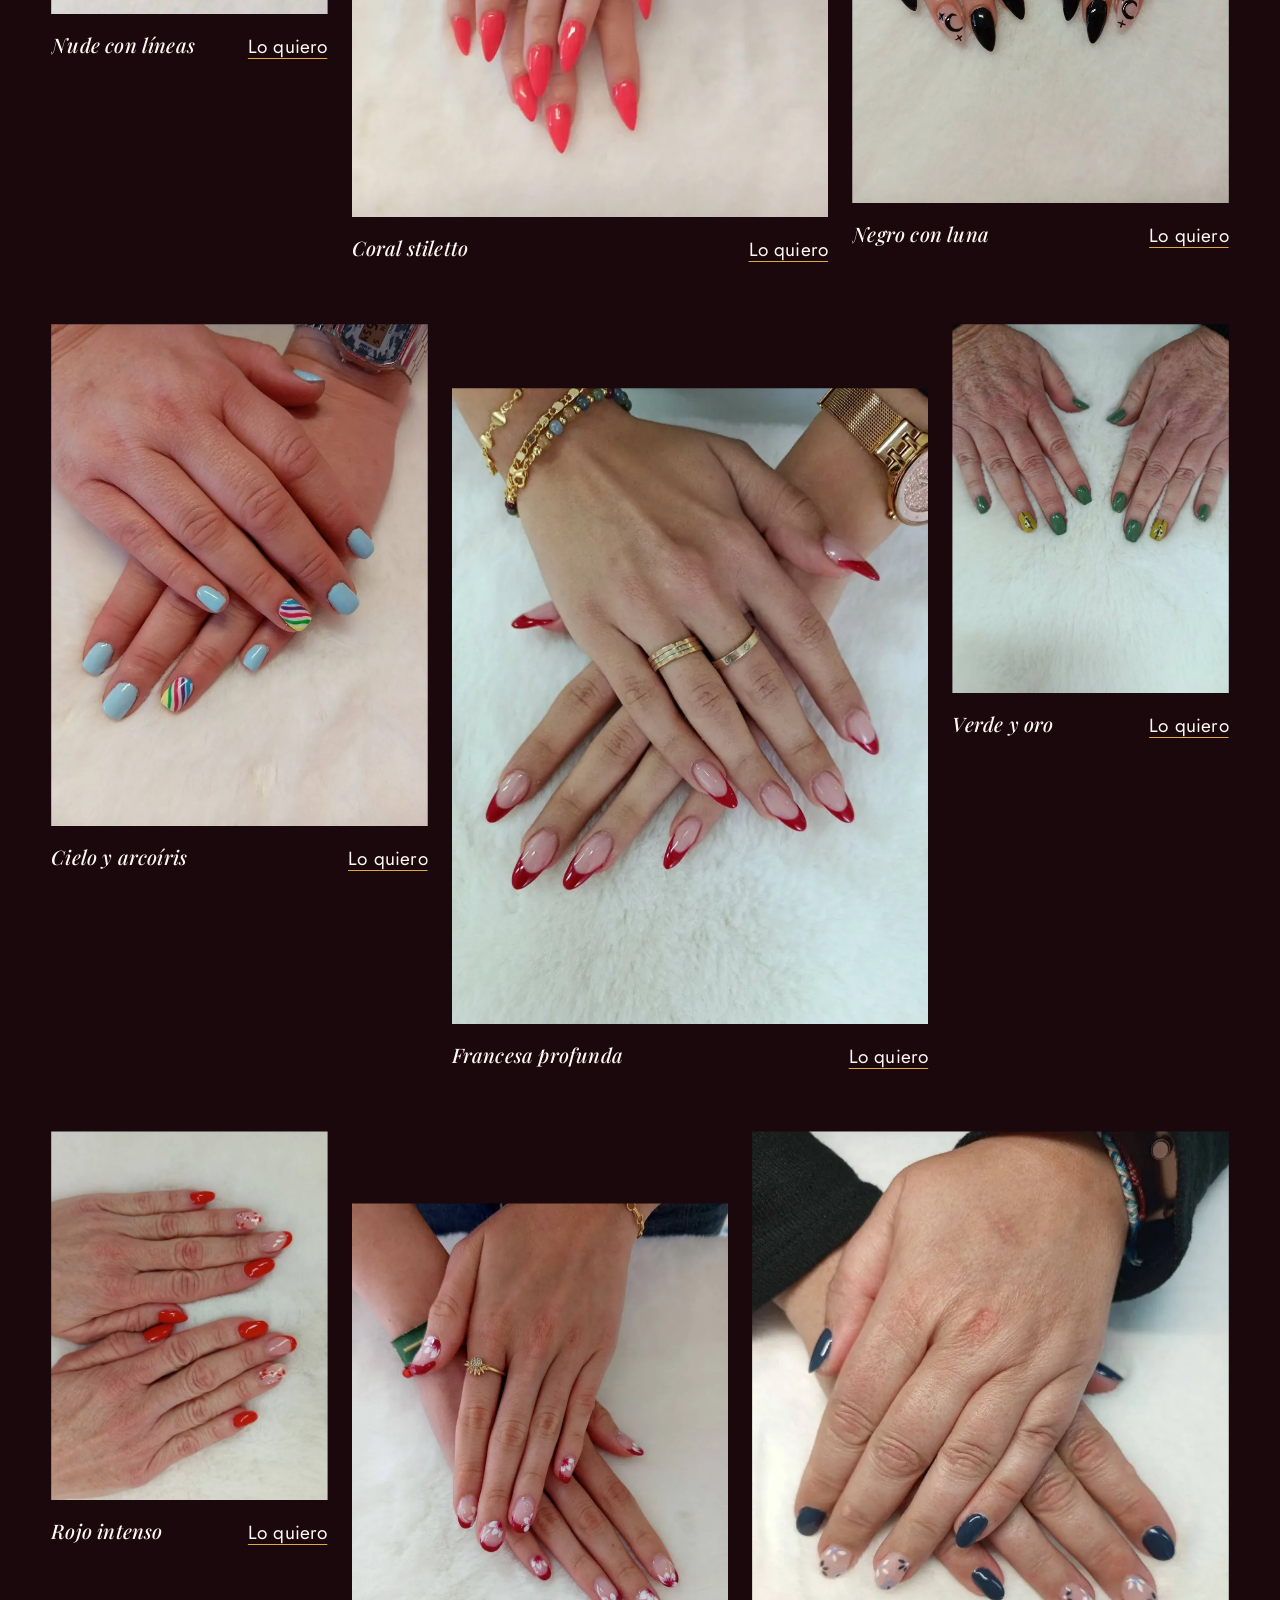
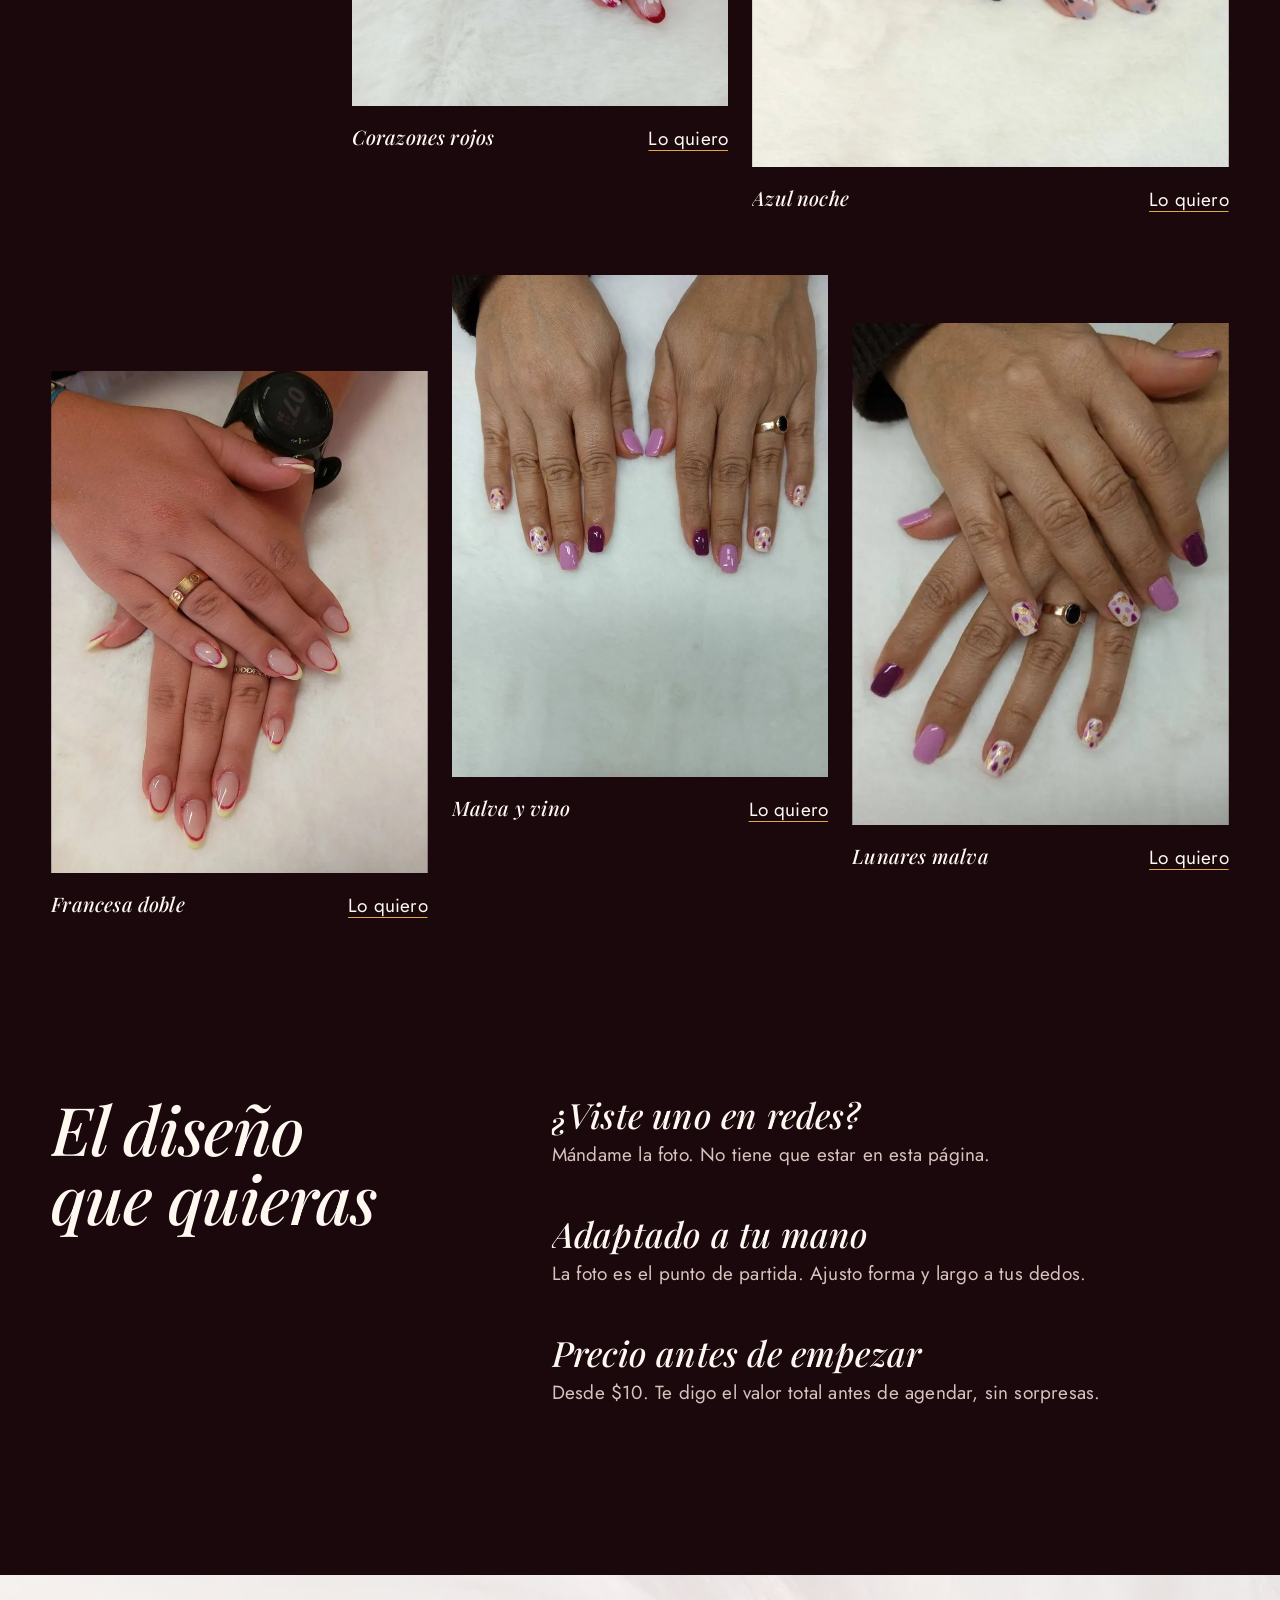
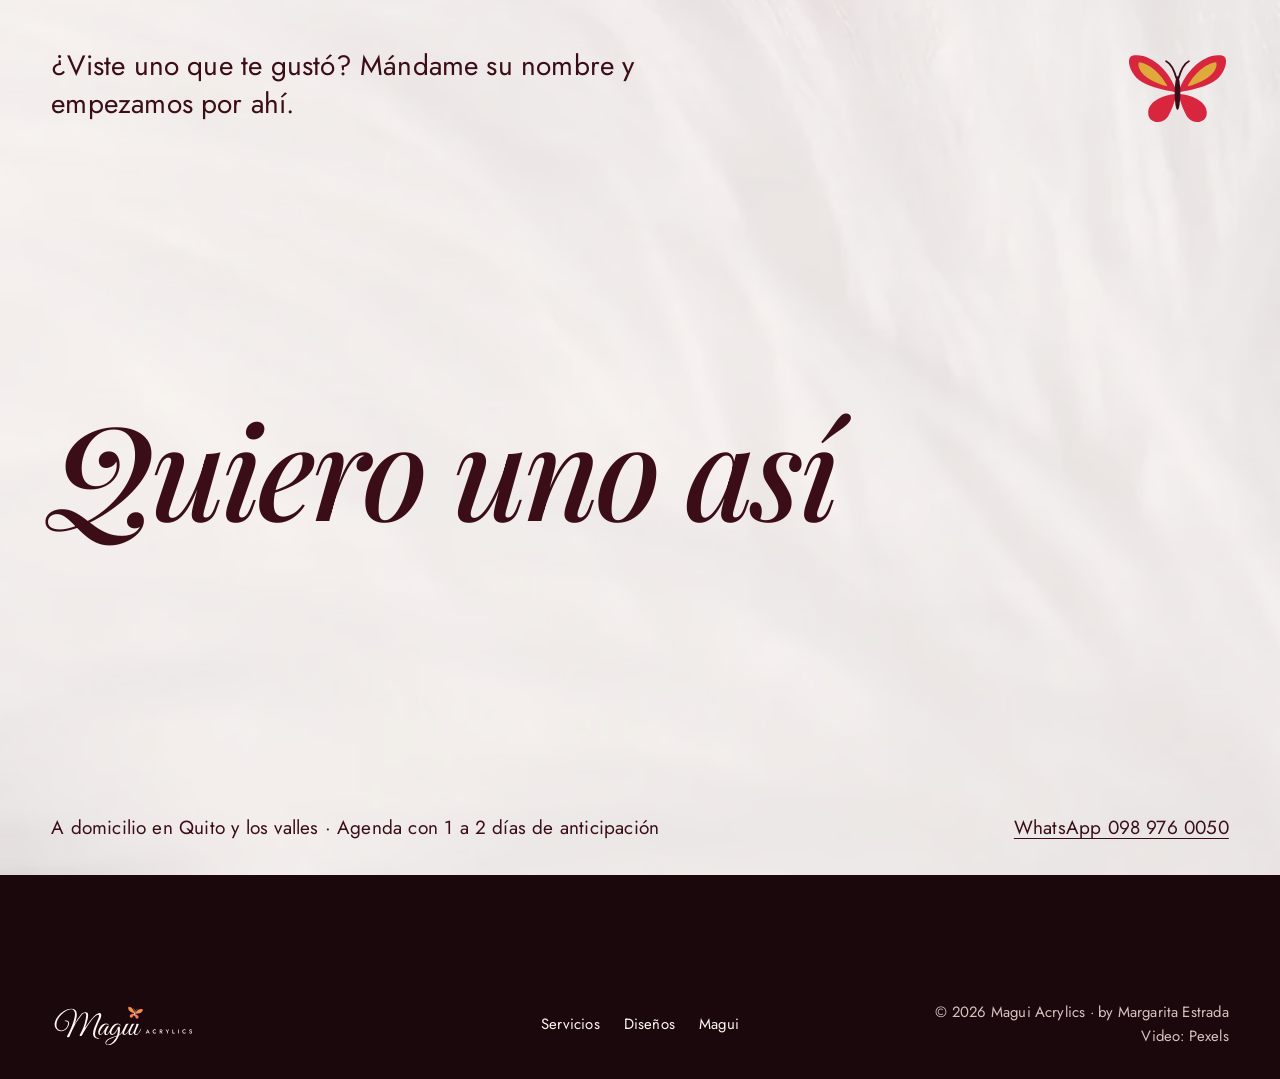
<file: disenos.html>
<!doctype html>
<html lang="es-EC">
<head>
<meta charset="utf-8">
<meta name="viewport" content="width=device-width, initial-scale=1, viewport-fit=cover">
<title>Diseños · Magui Acrylics | Uñas acrílicas con diseño a mano</title>
<meta name="description" content="Uñas acrílicas a domicilio en Quito y los valles con Magui (Margarita Estrada). Diseños a mano: mariposas, francesa, ombré y más. Servicios desde $10. Agenda por WhatsApp.">
<link rel="canonical" href="https://maguiacrylics.com/">
<meta name="theme-color" content="#1b080d">
<meta property="og:type" content="website">
<meta property="og:locale" content="es_EC">
<meta property="og:site_name" content="Magui Acrylics">
<meta property="og:title" content="Magui Acrylics · Uñas acrílicas a domicilio en Quito">
<meta property="og:description" content="Tu set soñado, hecho a mano y en tu casa. Servicios desde $10. Agenda por WhatsApp.">
<meta property="og:image" content="https://maguiacrylics.com/assets/web/og-magui.jpg">
<meta name="twitter:card" content="summary_large_image">
<link rel="icon" href="assets/logo/favicon.svg" type="image/svg+xml">
<link rel="apple-touch-icon" href="assets/logo/apple-touch-icon.png">
<script>document.documentElement.classList.add('js')</script>
<link rel="preload" href="assets/fonts/PlayfairDisplay-Italic.woff2" as="font" type="font/woff2" crossorigin>
<link rel="preload" href="assets/fonts/Jost.woff2" as="font" type="font/woff2" crossorigin>
<link rel="stylesheet" href="assets/css/site.css">
<script type="application/ld+json">{"@context":"https://schema.org","@type":"NailSalon","name":"Magui Acrylics","alternateName":"Uñas Acrílicas Magui","description":"Uñas acrílicas a domicilio en Quito y los valles, con diseño a mano.","url":"https://maguiacrylics.com/","telephone":"+593989760050","image":"https://maguiacrylics.com/assets/web/og-magui.jpg","logo":"https://maguiacrylics.com/assets/logo/magui-isotipo.svg","priceRange":"Desde $10","areaServed":[{"@type":"City","name":"Quito"},{"@type":"Place","name":"Valles de Quito"}],"address":{"@type":"PostalAddress","addressLocality":"Quito","addressCountry":"EC"},"founder":{"@type":"Person","name":"Margarita Estrada"}}</script>
</head>
<body>
<a class="saltar" href="#contenido">Ir al contenido</a>
<header class="rail solido"><a class="marca" href="index.html"><img src="assets/logo/magui-logo-horizontal-blanco.svg" alt="Magui Acrylics" width="377" height="104"></a><span></span><button class="menu-btn" type="button" aria-expanded="false" aria-controls="nav">Menú</button>
  <nav class="nav" id="nav" aria-label="Principal"><ul><li><a href="servicios.html">Servicios</a></li><li><a href="disenos.html" aria-current="page">Diseños</a></li><li><a href="magui.html">Magui</a></li><li><a href="index.html#dudas">Dudas</a></li></ul></nav>
  <a class="btn btn-sm" href="https://wa.me/593989760050?text=Hola%20Magui%2C%20quiero%20agendar%20mis%20u%C3%B1as%20a%20domicilio%20%F0%9F%A6%8B" data-wa="Hola Magui, quiero agendar mis uñas a domicilio 🦋" target="_blank" rel="noopener">Agendar</a></header>
<main id="contenido">
<section class="intro-port" data-grupo>
  <h1 data-r>Elige tu diseño</h1>
  <div>
    <p class="lead" data-r>Toca el que te guste. Lo pides con un mensaje y lo adapto a tu mano.</p>
    <div class="filtros" role="group" aria-label="Filtrar por estilo" data-r><button type="button" data-cat="todo" aria-pressed="true">Todo</button><button type="button" data-cat="arte" aria-pressed="false">Diseño a mano</button><button type="button" data-cat="francesa" aria-pressed="false">Francesas</button><button type="button" data-cat="rojo" aria-pressed="false">Rojos y corales</button><button type="button" data-cat="nude" aria-pressed="false">Nude</button><button type="button" data-cat="oscuro" aria-pressed="false">Oscuros</button></div>
  </div>
</section>
<section class="frame" aria-label="Galería de diseños" style="padding-bottom:var(--sec)"><div class="muro"><figure class="pieza" data-r data-cat="arte nude" style="--w:5;--t:0px"><button type="button" data-full="assets/web/stiletto-mariposas-azules.webp" data-titulo="Stiletto ombré con mariposas" aria-label="Ampliar Stiletto ombré con mariposas"><img src="assets/web/stiletto-mariposas-azules.webp" alt="Uñas stiletto nude con ombré celeste, mariposas azules y brillantes" width="1178" height="1472" loading="eager" decoding="async"><span class="etq">Magui</span></button><figcaption><span>Stiletto ombré con mariposas</span><a class="lnk" href="https://wa.me/593989760050?text=Hola%20Magui%2C%20vi%20el%20dise%C3%B1o%20%22Stiletto%20ombr%C3%A9%20con%20mariposas%22%20en%20tu%20web%20y%20quiero%20uno%20as%C3%AD%20%F0%9F%A6%8B" data-wa="Hola Magui, vi el diseño &quot;Stiletto ombré con mariposas&quot; en tu web y quiero uno así 🦋" target="_blank" rel="noopener">Lo quiero</a></figcaption></figure><figure class="pieza" data-r data-cat="arte nude" style="--w:4;--t:96px"><button type="button" data-full="assets/web/nubes-mariposas-dorado.webp" data-titulo="Nubes y lámina dorada" aria-label="Ampliar Nubes y lámina dorada"><img src="assets/web/nubes-mariposas-dorado.webp" alt="Uñas largas nude con nubes blancas, mariposas azules y lámina dorada" width="1178" height="1565" loading="eager" decoding="async"><span class="etq">Magui</span></button><figcaption><span>Nubes y lámina dorada</span><a class="lnk" href="https://wa.me/593989760050?text=Hola%20Magui%2C%20vi%20el%20dise%C3%B1o%20%22Nubes%20y%20l%C3%A1mina%20dorada%22%20en%20tu%20web%20y%20quiero%20uno%20as%C3%AD%20%F0%9F%A6%8B" data-wa="Hola Magui, vi el diseño &quot;Nubes y lámina dorada&quot; en tu web y quiero uno así 🦋" target="_blank" rel="noopener">Lo quiero</a></figcaption></figure><figure class="pieza" data-r data-cat="francesa rojo" style="--w:3;--t:0px"><button type="button" data-full="assets/web/trabajo-7.webp" data-titulo="Francesa roja" aria-label="Ampliar Francesa roja"><img src="assets/web/trabajo-7.webp" alt="Francesa roja en uñas almendradas largas" width="750" height="1000" loading="eager" decoding="async"></button><figcaption><span>Francesa roja</span><a class="lnk" href="https://wa.me/593989760050?text=Hola%20Magui%2C%20vi%20el%20dise%C3%B1o%20%22Francesa%20roja%22%20en%20tu%20web%20y%20quiero%20uno%20as%C3%AD%20%F0%9F%A6%8B" data-wa="Hola Magui, vi el diseño &quot;Francesa roja&quot; en tu web y quiero uno así 🦋" target="_blank" rel="noopener">Lo quiero</a></figcaption></figure><figure class="pieza" data-r data-cat="nude arte" style="--w:3;--t:64px"><button type="button" data-full="assets/web/serv-acrilicas.webp" data-titulo="Nude con líneas" aria-label="Ampliar Nude con líneas"><img src="assets/web/serv-acrilicas.webp" alt="Set nude con líneas geométricas rosa y dorado" width="750" height="1000" loading="lazy" decoding="async"></button><figcaption><span>Nude con líneas</span><a class="lnk" href="https://wa.me/593989760050?text=Hola%20Magui%2C%20vi%20el%20dise%C3%B1o%20%22Nude%20con%20l%C3%ADneas%22%20en%20tu%20web%20y%20quiero%20uno%20as%C3%AD%20%F0%9F%A6%8B" data-wa="Hola Magui, vi el diseño &quot;Nude con líneas&quot; en tu web y quiero uno así 🦋" target="_blank" rel="noopener">Lo quiero</a></figcaption></figure><figure class="pieza" data-r data-cat="rojo" style="--w:5;--t:0px"><button type="button" data-full="assets/web/trabajo-12.webp" data-titulo="Coral stiletto" aria-label="Ampliar Coral stiletto"><img src="assets/web/trabajo-12.webp" alt="Uñas stiletto largas color coral" width="750" height="1000" loading="lazy" decoding="async"></button><figcaption><span>Coral stiletto</span><a class="lnk" href="https://wa.me/593989760050?text=Hola%20Magui%2C%20vi%20el%20dise%C3%B1o%20%22Coral%20stiletto%22%20en%20tu%20web%20y%20quiero%20uno%20as%C3%AD%20%F0%9F%A6%8B" data-wa="Hola Magui, vi el diseño &quot;Coral stiletto&quot; en tu web y quiero uno así 🦋" target="_blank" rel="noopener">Lo quiero</a></figcaption></figure><figure class="pieza" data-r data-cat="oscuro arte" style="--w:4;--t:120px"><button type="button" data-full="assets/web/trabajo-2.webp" data-titulo="Negro con luna" aria-label="Ampliar Negro con luna"><img src="assets/web/trabajo-2.webp" alt="Uñas stiletto negras con lunas dibujadas a mano" width="750" height="1000" loading="lazy" decoding="async"></button><figcaption><span>Negro con luna</span><a class="lnk" href="https://wa.me/593989760050?text=Hola%20Magui%2C%20vi%20el%20dise%C3%B1o%20%22Negro%20con%20luna%22%20en%20tu%20web%20y%20quiero%20uno%20as%C3%AD%20%F0%9F%A6%8B" data-wa="Hola Magui, vi el diseño &quot;Negro con luna&quot; en tu web y quiero uno así 🦋" target="_blank" rel="noopener">Lo quiero</a></figcaption></figure><figure class="pieza" data-r data-cat="arte" style="--w:4;--t:0px"><button type="button" data-full="assets/web/serv-gel.webp" data-titulo="Cielo y arcoíris" aria-label="Ampliar Cielo y arcoíris"><img src="assets/web/serv-gel.webp" alt="Uñas azul cielo con un acento de líneas de colores" width="750" height="1000" loading="lazy" decoding="async"></button><figcaption><span>Cielo y arcoíris</span><a class="lnk" href="https://wa.me/593989760050?text=Hola%20Magui%2C%20vi%20el%20dise%C3%B1o%20%22Cielo%20y%20arco%C3%ADris%22%20en%20tu%20web%20y%20quiero%20uno%20as%C3%AD%20%F0%9F%A6%8B" data-wa="Hola Magui, vi el diseño &quot;Cielo y arcoíris&quot; en tu web y quiero uno así 🦋" target="_blank" rel="noopener">Lo quiero</a></figcaption></figure><figure class="pieza" data-r data-cat="francesa rojo" style="--w:5;--t:64px"><button type="button" data-full="assets/web/trabajo-3.webp" data-titulo="Francesa profunda" aria-label="Ampliar Francesa profunda"><img src="assets/web/trabajo-3.webp" alt="Francesa color vino sobre base natural" width="750" height="1000" loading="lazy" decoding="async"></button><figcaption><span>Francesa profunda</span><a class="lnk" href="https://wa.me/593989760050?text=Hola%20Magui%2C%20vi%20el%20dise%C3%B1o%20%22Francesa%20profunda%22%20en%20tu%20web%20y%20quiero%20uno%20as%C3%AD%20%F0%9F%A6%8B" data-wa="Hola Magui, vi el diseño &quot;Francesa profunda&quot; en tu web y quiero uno así 🦋" target="_blank" rel="noopener">Lo quiero</a></figcaption></figure><figure class="pieza" data-r data-cat="oscuro arte" style="--w:3;--t:0px"><button type="button" data-full="assets/web/trabajo-11.webp" data-titulo="Verde y oro" aria-label="Ampliar Verde y oro"><img src="assets/web/trabajo-11.webp" alt="Uñas verde musgo con acento dorado" width="750" height="1000" loading="lazy" decoding="async"></button><figcaption><span>Verde y oro</span><a class="lnk" href="https://wa.me/593989760050?text=Hola%20Magui%2C%20vi%20el%20dise%C3%B1o%20%22Verde%20y%20oro%22%20en%20tu%20web%20y%20quiero%20uno%20as%C3%AD%20%F0%9F%A6%8B" data-wa="Hola Magui, vi el diseño &quot;Verde y oro&quot; en tu web y quiero uno así 🦋" target="_blank" rel="noopener">Lo quiero</a></figcaption></figure><figure class="pieza" data-r data-cat="rojo" style="--w:3;--t:0px"><button type="button" data-full="assets/web/trabajo-5.webp" data-titulo="Rojo intenso" aria-label="Ampliar Rojo intenso"><img src="assets/web/trabajo-5.webp" alt="Uñas rojas intensas con detalle en un dedo" width="750" height="1000" loading="lazy" decoding="async"></button><figcaption><span>Rojo intenso</span><a class="lnk" href="https://wa.me/593989760050?text=Hola%20Magui%2C%20vi%20el%20dise%C3%B1o%20%22Rojo%20intenso%22%20en%20tu%20web%20y%20quiero%20uno%20as%C3%AD%20%F0%9F%A6%8B" data-wa="Hola Magui, vi el diseño &quot;Rojo intenso&quot; en tu web y quiero uno así 🦋" target="_blank" rel="noopener">Lo quiero</a></figcaption></figure><figure class="pieza" data-r data-cat="nude arte" style="--w:4;--t:72px"><button type="button" data-full="assets/web/serv-permanente.webp" data-titulo="Corazones rojos" aria-label="Ampliar Corazones rojos"><img src="assets/web/serv-permanente.webp" alt="Uñas nude con corazones rojos pintados a mano" width="750" height="1000" loading="lazy" decoding="async"></button><figcaption><span>Corazones rojos</span><a class="lnk" href="https://wa.me/593989760050?text=Hola%20Magui%2C%20vi%20el%20dise%C3%B1o%20%22Corazones%20rojos%22%20en%20tu%20web%20y%20quiero%20uno%20as%C3%AD%20%F0%9F%A6%8B" data-wa="Hola Magui, vi el diseño &quot;Corazones rojos&quot; en tu web y quiero uno así 🦋" target="_blank" rel="noopener">Lo quiero</a></figcaption></figure><figure class="pieza" data-r data-cat="oscuro arte" style="--w:5;--t:0px"><button type="button" data-full="assets/web/trabajo-4.webp" data-titulo="Azul noche" aria-label="Ampliar Azul noche"><img src="assets/web/trabajo-4.webp" alt="Uñas azul noche con detalles a mano" width="750" height="1000" loading="lazy" decoding="async"></button><figcaption><span>Azul noche</span><a class="lnk" href="https://wa.me/593989760050?text=Hola%20Magui%2C%20vi%20el%20dise%C3%B1o%20%22Azul%20noche%22%20en%20tu%20web%20y%20quiero%20uno%20as%C3%AD%20%F0%9F%A6%8B" data-wa="Hola Magui, vi el diseño &quot;Azul noche&quot; en tu web y quiero uno así 🦋" target="_blank" rel="noopener">Lo quiero</a></figcaption></figure><figure class="pieza" data-r data-cat="francesa" style="--w:4;--t:96px"><button type="button" data-full="assets/web/trabajo-1.webp" data-titulo="Francesa doble" aria-label="Ampliar Francesa doble"><img src="assets/web/trabajo-1.webp" alt="Francesa de doble línea roja y amarilla" width="750" height="1000" loading="lazy" decoding="async"></button><figcaption><span>Francesa doble</span><a class="lnk" href="https://wa.me/593989760050?text=Hola%20Magui%2C%20vi%20el%20dise%C3%B1o%20%22Francesa%20doble%22%20en%20tu%20web%20y%20quiero%20uno%20as%C3%AD%20%F0%9F%A6%8B" data-wa="Hola Magui, vi el diseño &quot;Francesa doble&quot; en tu web y quiero uno así 🦋" target="_blank" rel="noopener">Lo quiero</a></figcaption></figure><figure class="pieza" data-r data-cat="arte" style="--w:4;--t:0px"><button type="button" data-full="assets/web/trabajo-9.webp" data-titulo="Malva y vino" aria-label="Ampliar Malva y vino"><img src="assets/web/trabajo-9.webp" alt="Uñas malva y vino con puntos" width="750" height="1000" loading="lazy" decoding="async"></button><figcaption><span>Malva y vino</span><a class="lnk" href="https://wa.me/593989760050?text=Hola%20Magui%2C%20vi%20el%20dise%C3%B1o%20%22Malva%20y%20vino%22%20en%20tu%20web%20y%20quiero%20uno%20as%C3%AD%20%F0%9F%A6%8B" data-wa="Hola Magui, vi el diseño &quot;Malva y vino&quot; en tu web y quiero uno así 🦋" target="_blank" rel="noopener">Lo quiero</a></figcaption></figure><figure class="pieza" data-r data-cat="arte" style="--w:4;--t:48px"><button type="button" data-full="assets/web/trabajo-10.webp" data-titulo="Lunares malva" aria-label="Ampliar Lunares malva"><img src="assets/web/trabajo-10.webp" alt="Uñas malva con lunares" width="750" height="1000" loading="lazy" decoding="async"></button><figcaption><span>Lunares malva</span><a class="lnk" href="https://wa.me/593989760050?text=Hola%20Magui%2C%20vi%20el%20dise%C3%B1o%20%22Lunares%20malva%22%20en%20tu%20web%20y%20quiero%20uno%20as%C3%AD%20%F0%9F%A6%8B" data-wa="Hola Magui, vi el diseño &quot;Lunares malva&quot; en tu web y quiero uno así 🦋" target="_blank" rel="noopener">Lo quiero</a></figcaption></figure></div></section>

<section class="sec frame" id="confianza" aria-labelledby="t-con" style="padding-top:0"><div class="lista-grande" data-grupo>
  <h2 id="t-con" data-r>El diseño que quieras</h2>
  <ul>
    <li data-r><b>¿Viste uno en redes?</b><span class="soft">Mándame la foto. No tiene que estar en esta página.</span></li>
    <li data-r><b>Adaptado a tu mano</b><span class="soft">La foto es el punto de partida. Ajusto forma y largo a tus dedos.</span></li>
    <li data-r><b>Precio antes de empezar</b><span class="soft">Desde $10. Te digo el valor total antes de agendar, sin sorpresas.</span></li>
  </ul>
</div></section>
<section class="cierre" id="agendar" aria-labelledby="t-res">
  <img class="vuela" src="assets/logo/magui-mariposa.svg" alt="" width="60" height="50">
  <p class="lead" data-r>¿Viste uno que te gustó? Mándame su nombre y empezamos por ahí.</p>
  <div>
    <h2 id="t-res"><a href="https://wa.me/593989760050?text=Hola%20Magui%2C%20vi%20tus%20dise%C3%B1os%20en%20la%20web%20y%20quiero%20agendar%20%F0%9F%A6%8B" data-wa="Hola Magui, vi tus diseños en la web y quiero agendar 🦋" target="_blank" rel="noopener">Quiero uno así</a></h2>
  </div>
  <div class="cierre-pie">
    <p>A domicilio en <span data-dato="zonas">Quito y los valles</span> · <span data-dato="horario">Agenda con 1 a 2 días de anticipación</span></p>
    <ul><li><a href="https://wa.me/593989760050?text=Hola%20Magui%2C%20vi%20tus%20dise%C3%B1os%20en%20la%20web%20y%20quiero%20agendar%20%F0%9F%A6%8B" data-wa="Hola Magui, vi tus diseños en la web y quiero agendar 🦋" target="_blank" rel="noopener">WhatsApp 098 976 0050</a></li><li hidden><a data-red="instagram" href="#" target="_blank" rel="noopener">Instagram</a></li><li hidden><a data-red="tiktok" href="#" target="_blank" rel="noopener">TikTok</a></li></ul>
  </div>
</section>
</main>
<footer class="pie">
  <a href="index.html" aria-label="Magui Acrylics, inicio"><img src="assets/logo/magui-logo-horizontal-blanco.svg" alt="Magui Acrylics" width="377" height="104" loading="lazy"></a>
  <ul><li><a href="servicios.html">Servicios</a></li><li><a href="disenos.html">Diseños</a></li><li><a href="magui.html">Magui</a></li></ul>
  <p>© 2026 Magui Acrylics · by Margarita Estrada<br>Video: Pexels</p>
</footer>
<div class="barra"><a class="btn btn-full" href="https://wa.me/593989760050?text=Hola%20Magui%2C%20quiero%20agendar%20mis%20u%C3%B1as%20a%20domicilio%20%F0%9F%A6%8B" data-wa="Hola Magui, quiero agendar mis uñas a domicilio 🦋" target="_blank" rel="noopener"><svg viewBox="0 0 24 24" aria-hidden="true"><path fill="currentColor" d="M12 2a10 10 0 0 0-8.6 15.1L2 22l5-1.3A10 10 0 1 0 12 2Zm0 18.2c-1.5 0-3-.4-4.2-1.2l-.3-.2-3 .8.8-2.9-.2-.3A8.2 8.2 0 1 1 12 20.2Zm4.5-6.1c-.2-.1-1.5-.7-1.7-.8-.2-.1-.4-.1-.6.1l-.8 1c-.1.2-.3.2-.5.1a6.7 6.7 0 0 1-3.3-2.9c-.3-.4.2-.4.7-1.4.1-.2 0-.3 0-.4l-.8-1.8c-.2-.5-.4-.4-.6-.4h-.5a1 1 0 0 0-.7.3 3 3 0 0 0-.9 2.2 5.2 5.2 0 0 0 1.1 2.7 11.8 11.8 0 0 0 4.5 4c1.7.7 2.4.8 3.2.6.5-.1 1.5-.6 1.8-1.2.2-.6.2-1.1.1-1.2l-.5-.3Z"/></svg>Agenda por WhatsApp</a></div><dialog id="visor" aria-label="Foto ampliada"><div class="lb"><img alt=""><div class="lb-pie"><p></p><div class="lb-acc"><a class="btn" href="https://wa.me/593989760050?text=" data-wa="" target="_blank" rel="noopener">Quiero este diseño</a><button class="lb-cerrar" type="button">Cerrar</button></div></div></div></dialog>
<script src="assets/js/config.js" defer></script>
<script src="assets/js/site.js" defer></script>
</body>
</html>
</file>
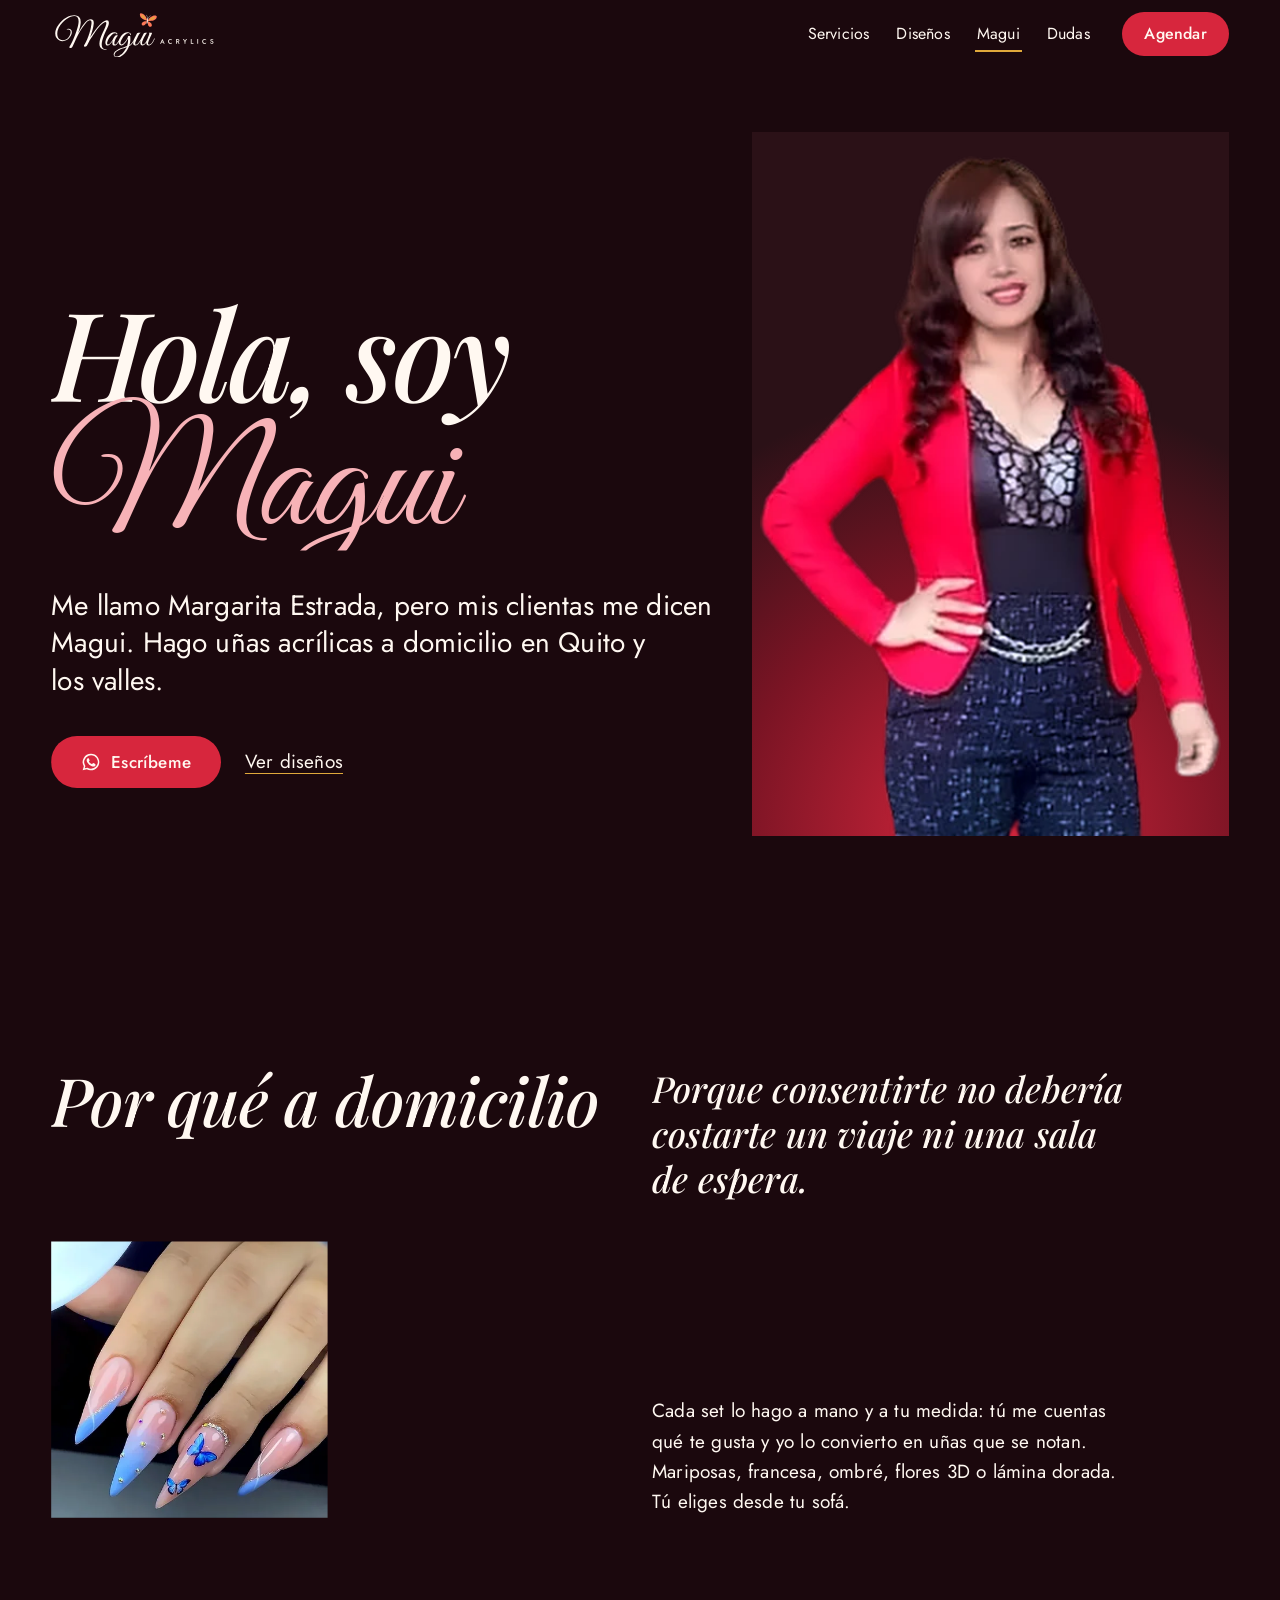
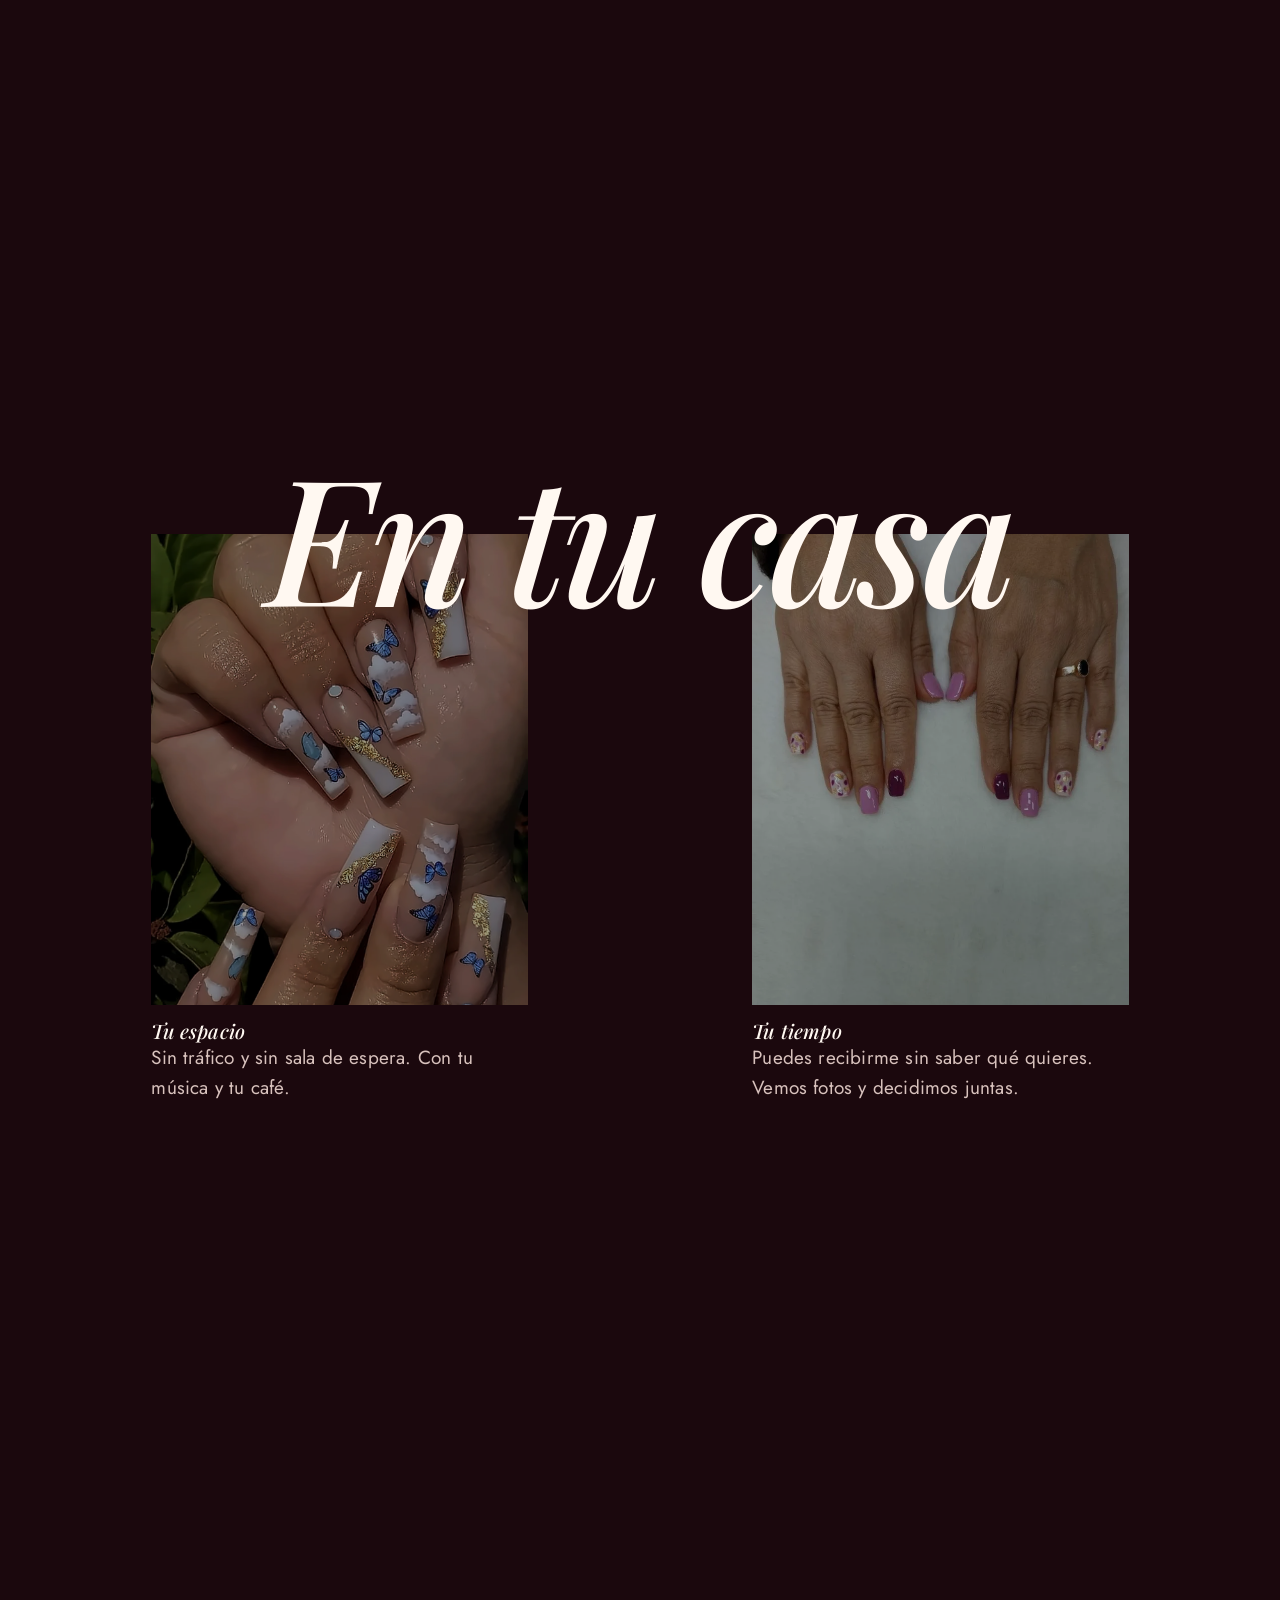
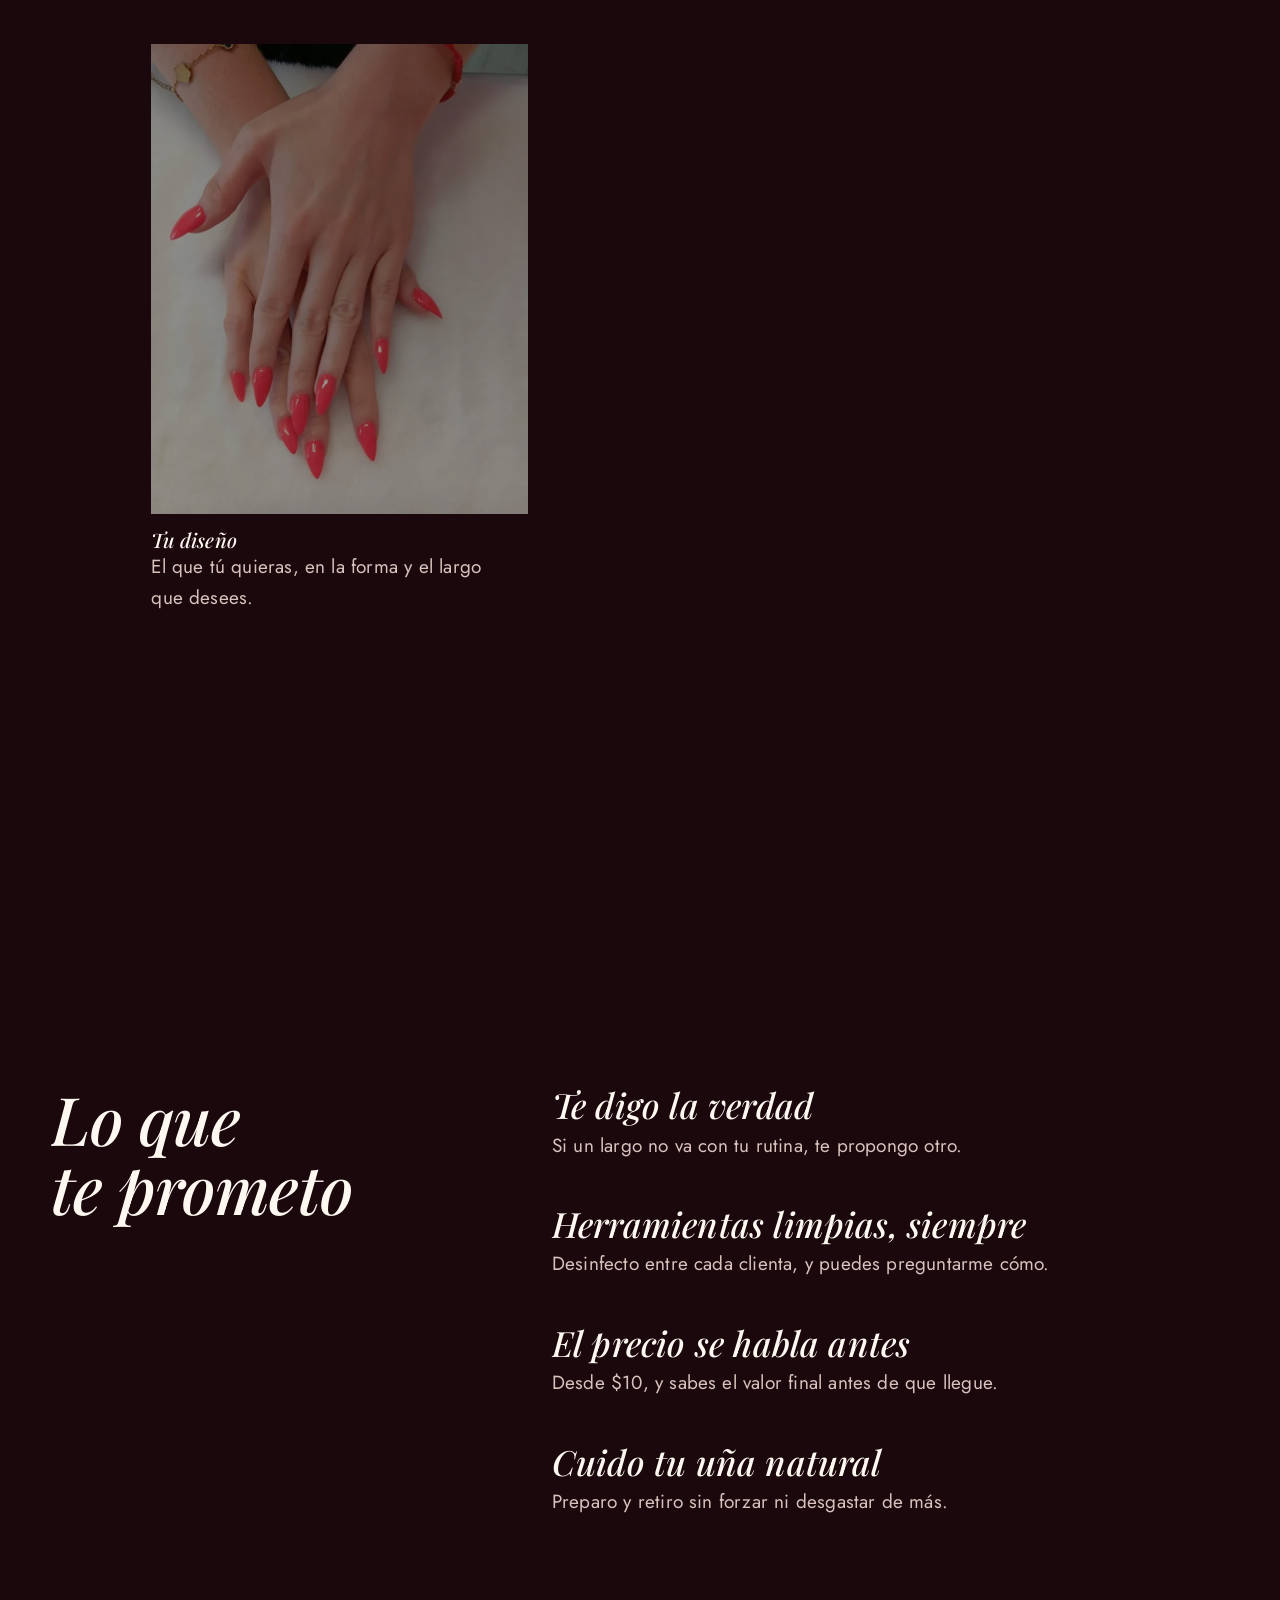
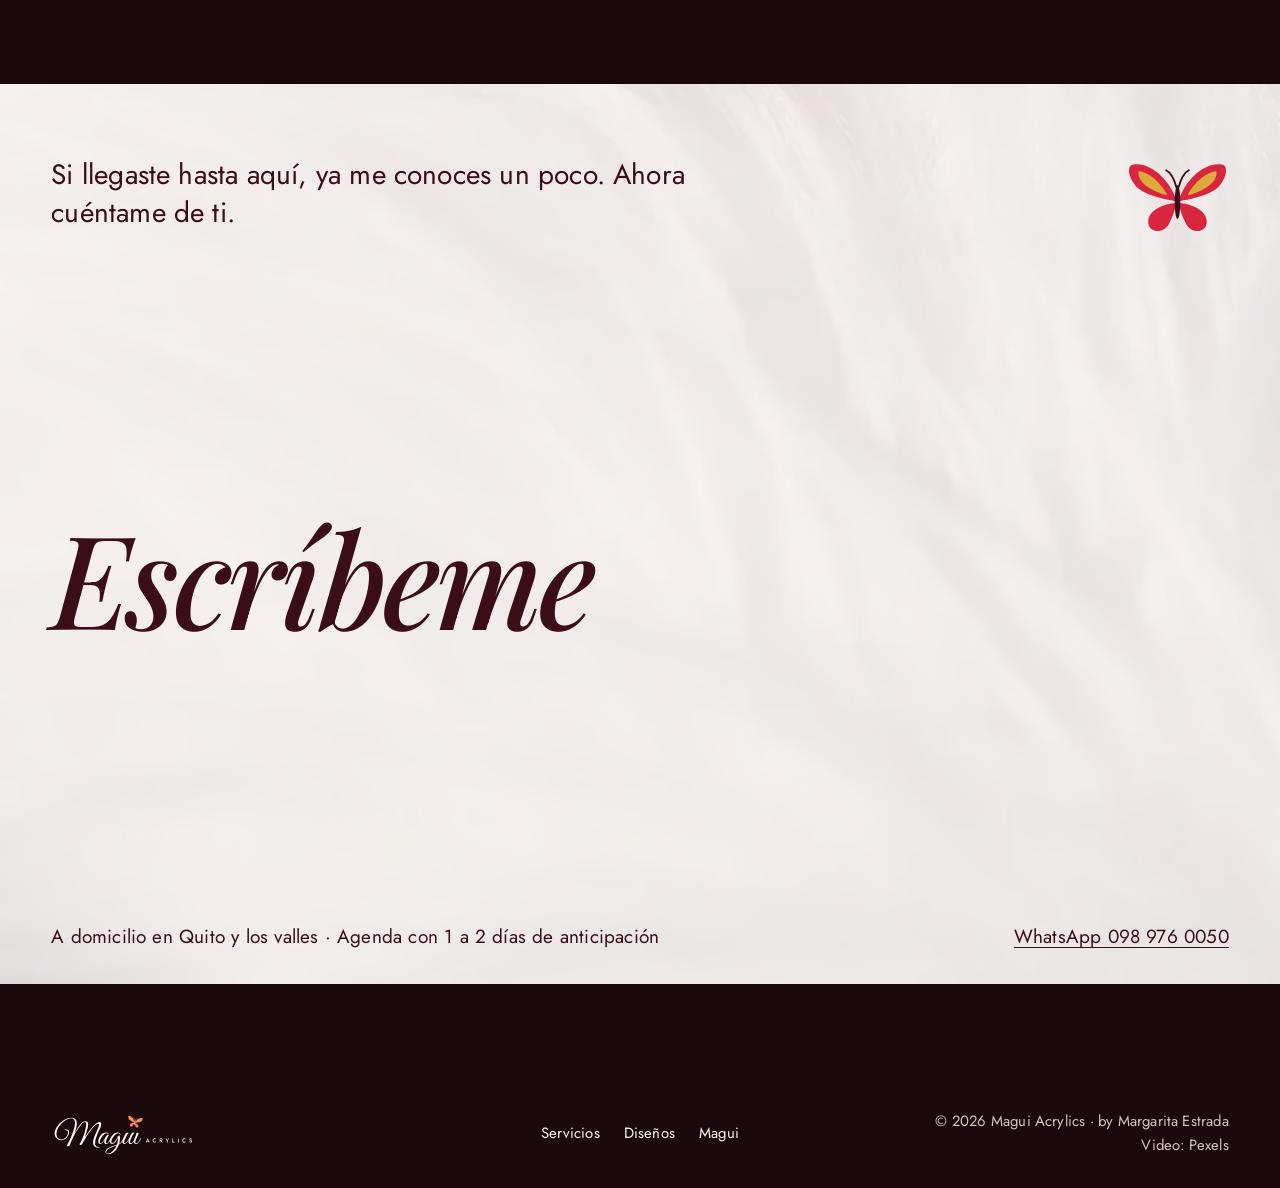
<file: magui.html>
<!doctype html>
<html lang="es-EC">
<head>
<meta charset="utf-8">
<meta name="viewport" content="width=device-width, initial-scale=1, viewport-fit=cover">
<title>Sobre Magui · Magui Acrylics | Margarita Estrada, uñas a domicilio</title>
<meta name="description" content="Uñas acrílicas a domicilio en Quito y los valles con Magui (Margarita Estrada). Diseños a mano: mariposas, francesa, ombré y más. Servicios desde $10. Agenda por WhatsApp.">
<link rel="canonical" href="https://maguiacrylics.com/">
<meta name="theme-color" content="#1b080d">
<meta property="og:type" content="website">
<meta property="og:locale" content="es_EC">
<meta property="og:site_name" content="Magui Acrylics">
<meta property="og:title" content="Magui Acrylics · Uñas acrílicas a domicilio en Quito">
<meta property="og:description" content="Tu set soñado, hecho a mano y en tu casa. Servicios desde $10. Agenda por WhatsApp.">
<meta property="og:image" content="https://maguiacrylics.com/assets/web/og-magui.jpg">
<meta name="twitter:card" content="summary_large_image">
<link rel="icon" href="assets/logo/favicon.svg" type="image/svg+xml">
<link rel="apple-touch-icon" href="assets/logo/apple-touch-icon.png">
<script>document.documentElement.classList.add('js')</script>
<link rel="preload" href="assets/fonts/PlayfairDisplay-Italic.woff2" as="font" type="font/woff2" crossorigin>
<link rel="preload" href="assets/fonts/Jost.woff2" as="font" type="font/woff2" crossorigin>
<link rel="stylesheet" href="assets/css/site.css">
<script type="application/ld+json">{"@context":"https://schema.org","@type":"NailSalon","name":"Magui Acrylics","alternateName":"Uñas Acrílicas Magui","description":"Uñas acrílicas a domicilio en Quito y los valles, con diseño a mano.","url":"https://maguiacrylics.com/","telephone":"+593989760050","image":"https://maguiacrylics.com/assets/web/og-magui.jpg","logo":"https://maguiacrylics.com/assets/logo/magui-isotipo.svg","priceRange":"Desde $10","areaServed":[{"@type":"City","name":"Quito"},{"@type":"Place","name":"Valles de Quito"}],"address":{"@type":"PostalAddress","addressLocality":"Quito","addressCountry":"EC"},"founder":{"@type":"Person","name":"Margarita Estrada"}}</script>
</head>
<body>
<a class="saltar" href="#contenido">Ir al contenido</a>
<header class="rail solido"><a class="marca" href="index.html"><img src="assets/logo/magui-logo-horizontal-blanco.svg" alt="Magui Acrylics" width="377" height="104"></a><span></span><button class="menu-btn" type="button" aria-expanded="false" aria-controls="nav">Menú</button>
  <nav class="nav" id="nav" aria-label="Principal"><ul><li><a href="servicios.html">Servicios</a></li><li><a href="disenos.html">Diseños</a></li><li><a href="magui.html" aria-current="page">Magui</a></li><li><a href="index.html#dudas">Dudas</a></li></ul></nav>
  <a class="btn btn-sm" href="https://wa.me/593989760050?text=Hola%20Magui%2C%20quiero%20agendar%20mis%20u%C3%B1as%20a%20domicilio%20%F0%9F%A6%8B" data-wa="Hola Magui, quiero agendar mis uñas a domicilio 🦋" target="_blank" rel="noopener">Agendar</a></header>
<main id="contenido">
<section class="intro-pag">
  <div class="intro-txt" data-grupo>
    <h1 data-r>Hola, soy <span class="firma">Magui</span></h1>
    <p class="lead" data-r>Me llamo Margarita Estrada, pero mis clientas me dicen Magui. Hago uñas acrílicas a domicilio en Quito y los valles.</p>
    <div class="acciones" data-r><a class="btn" href="https://wa.me/593989760050?text=Hola%20Magui%2C%20quiero%20agendar%20mis%20u%C3%B1as%20a%20domicilio%20%F0%9F%A6%8B" data-wa="Hola Magui, quiero agendar mis uñas a domicilio 🦋" target="_blank" rel="noopener"><svg viewBox="0 0 24 24" aria-hidden="true"><path fill="currentColor" d="M12 2a10 10 0 0 0-8.6 15.1L2 22l5-1.3A10 10 0 1 0 12 2Zm0 18.2c-1.5 0-3-.4-4.2-1.2l-.3-.2-3 .8.8-2.9-.2-.3A8.2 8.2 0 1 1 12 20.2Zm4.5-6.1c-.2-.1-1.5-.7-1.7-.8-.2-.1-.4-.1-.6.1l-.8 1c-.1.2-.3.2-.5.1a6.7 6.7 0 0 1-3.3-2.9c-.3-.4.2-.4.7-1.4.1-.2 0-.3 0-.4l-.8-1.8c-.2-.5-.4-.4-.6-.4h-.5a1 1 0 0 0-.7.3 3 3 0 0 0-.9 2.2 5.2 5.2 0 0 0 1.1 2.7 11.8 11.8 0 0 0 4.5 4c1.7.7 2.4.8 3.2.6.5-.1 1.5-.6 1.8-1.2.2-.6.2-1.1.1-1.2l-.5-.3Z"/></svg>Escríbeme</a><a class="lnk" href="disenos.html">Ver diseños</a></div>
  </div>
  <div class="intro-media retrato"><img src="assets/web/magui-retrato.webp" alt="Margarita Estrada, Magui, sonriendo con chaqueta roja" width="428" height="632" fetchpriority="high"></div>
</section>

<section class="sec frame" id="historia" aria-labelledby="t-his"><div class="problema" data-grupo>
  <h2 id="t-his" data-r>Por qué a domicilio</h2>
  <p class="statement" data-r>Porque consentirte no debería costarte un viaje ni una sala de espera.</p>
  <div class="problema-fila">
    <figure data-r="foto"><img src="assets/web/stiletto-mariposas-azules-480.webp" alt="Stiletto ombré con mariposas azules hecho por Magui" width="480" height="600" loading="lazy"></figure>
    <p class="nota" data-r>Cada set lo hago a mano y a tu medida: tú me cuentas qué te gusta y yo lo convierto en uñas que se notan. Mariposas, francesa, ombré, flores 3D o lámina dorada. Tú eliges desde tu sofá.</p>
  </div>
</div></section>

<section class="pin" aria-labelledby="t-pin">
  <div class="pin-titulo"><h2 id="t-pin">En tu casa</h2></div>
  <div class="pin-pasan">
    <figure class="pin-item"><img src="assets/web/nubes-mariposas-dorado.webp" alt="Uñas con nubes y lámina dorada" width="1178" height="1565" loading="lazy"><figcaption><h3>Tu espacio</h3><p class="soft">Sin tráfico y sin sala de espera. Con tu música y tu café.</p></figcaption></figure>
    <figure class="pin-item"><img src="assets/web/trabajo-9.webp" alt="Uñas malva y vino" width="750" height="1000" loading="lazy"><figcaption><h3>Tu tiempo</h3><p class="soft">Puedes recibirme sin saber qué quieres. Vemos fotos y decidimos juntas.</p></figcaption></figure>
    <figure class="pin-item"><img src="assets/web/trabajo-12.webp" alt="Uñas coral stiletto" width="750" height="1000" loading="lazy"><figcaption><h3>Tu diseño</h3><p class="soft">El que tú quieras, en la forma y el largo que desees.</p></figcaption></figure>
  </div>
</section>

<section class="sec frame" id="principios" aria-labelledby="t-pri"><div class="lista-grande" data-grupo>
  <h2 id="t-pri" data-r>Lo que te prometo</h2>
  <ul>
    <li data-r><b>Te digo la verdad</b><span class="soft">Si un largo no va con tu rutina, te propongo otro.</span></li>
    <li data-r><b>Herramientas limpias, siempre</b><span class="soft">Desinfecto entre cada clienta, y puedes preguntarme cómo.</span></li>
    <li data-r><b>El precio se habla antes</b><span class="soft">Desde $10, y sabes el valor final antes de que llegue.</span></li>
    <li data-r><b>Cuido tu uña natural</b><span class="soft">Preparo y retiro sin forzar ni desgastar de más.</span></li>
  </ul>
</div></section>
<section class="cierre" id="agendar" aria-labelledby="t-res">
  <img class="vuela" src="assets/logo/magui-mariposa.svg" alt="" width="60" height="50">
  <p class="lead" data-r>Si llegaste hasta aquí, ya me conoces un poco. Ahora cuéntame de ti.</p>
  <div>
    <h2 id="t-res"><a href="https://wa.me/593989760050?text=Hola%20Magui%2C%20quiero%20agendar%20mis%20u%C3%B1as%20a%20domicilio%20%F0%9F%A6%8B" data-wa="Hola Magui, quiero agendar mis uñas a domicilio 🦋" target="_blank" rel="noopener">Escríbeme</a></h2>
  </div>
  <div class="cierre-pie">
    <p>A domicilio en <span data-dato="zonas">Quito y los valles</span> · <span data-dato="horario">Agenda con 1 a 2 días de anticipación</span></p>
    <ul><li><a href="https://wa.me/593989760050?text=Hola%20Magui%2C%20quiero%20agendar%20mis%20u%C3%B1as%20a%20domicilio%20%F0%9F%A6%8B" data-wa="Hola Magui, quiero agendar mis uñas a domicilio 🦋" target="_blank" rel="noopener">WhatsApp 098 976 0050</a></li><li hidden><a data-red="instagram" href="#" target="_blank" rel="noopener">Instagram</a></li><li hidden><a data-red="tiktok" href="#" target="_blank" rel="noopener">TikTok</a></li></ul>
  </div>
</section>
</main>
<footer class="pie">
  <a href="index.html" aria-label="Magui Acrylics, inicio"><img src="assets/logo/magui-logo-horizontal-blanco.svg" alt="Magui Acrylics" width="377" height="104" loading="lazy"></a>
  <ul><li><a href="servicios.html">Servicios</a></li><li><a href="disenos.html">Diseños</a></li><li><a href="magui.html">Magui</a></li></ul>
  <p>© 2026 Magui Acrylics · by Margarita Estrada<br>Video: Pexels</p>
</footer>
<div class="barra"><a class="btn btn-full" href="https://wa.me/593989760050?text=Hola%20Magui%2C%20quiero%20agendar%20mis%20u%C3%B1as%20a%20domicilio%20%F0%9F%A6%8B" data-wa="Hola Magui, quiero agendar mis uñas a domicilio 🦋" target="_blank" rel="noopener"><svg viewBox="0 0 24 24" aria-hidden="true"><path fill="currentColor" d="M12 2a10 10 0 0 0-8.6 15.1L2 22l5-1.3A10 10 0 1 0 12 2Zm0 18.2c-1.5 0-3-.4-4.2-1.2l-.3-.2-3 .8.8-2.9-.2-.3A8.2 8.2 0 1 1 12 20.2Zm4.5-6.1c-.2-.1-1.5-.7-1.7-.8-.2-.1-.4-.1-.6.1l-.8 1c-.1.2-.3.2-.5.1a6.7 6.7 0 0 1-3.3-2.9c-.3-.4.2-.4.7-1.4.1-.2 0-.3 0-.4l-.8-1.8c-.2-.5-.4-.4-.6-.4h-.5a1 1 0 0 0-.7.3 3 3 0 0 0-.9 2.2 5.2 5.2 0 0 0 1.1 2.7 11.8 11.8 0 0 0 4.5 4c1.7.7 2.4.8 3.2.6.5-.1 1.5-.6 1.8-1.2.2-.6.2-1.1.1-1.2l-.5-.3Z"/></svg>Agenda por WhatsApp</a></div><dialog id="visor" aria-label="Foto ampliada"><div class="lb"><img alt=""><div class="lb-pie"><p></p><div class="lb-acc"><a class="btn" href="https://wa.me/593989760050?text=" data-wa="" target="_blank" rel="noopener">Quiero este diseño</a><button class="lb-cerrar" type="button">Cerrar</button></div></div></div></dialog>
<script src="assets/js/config.js" defer></script>
<script src="assets/js/site.js" defer></script>
</body>
</html>
</file>
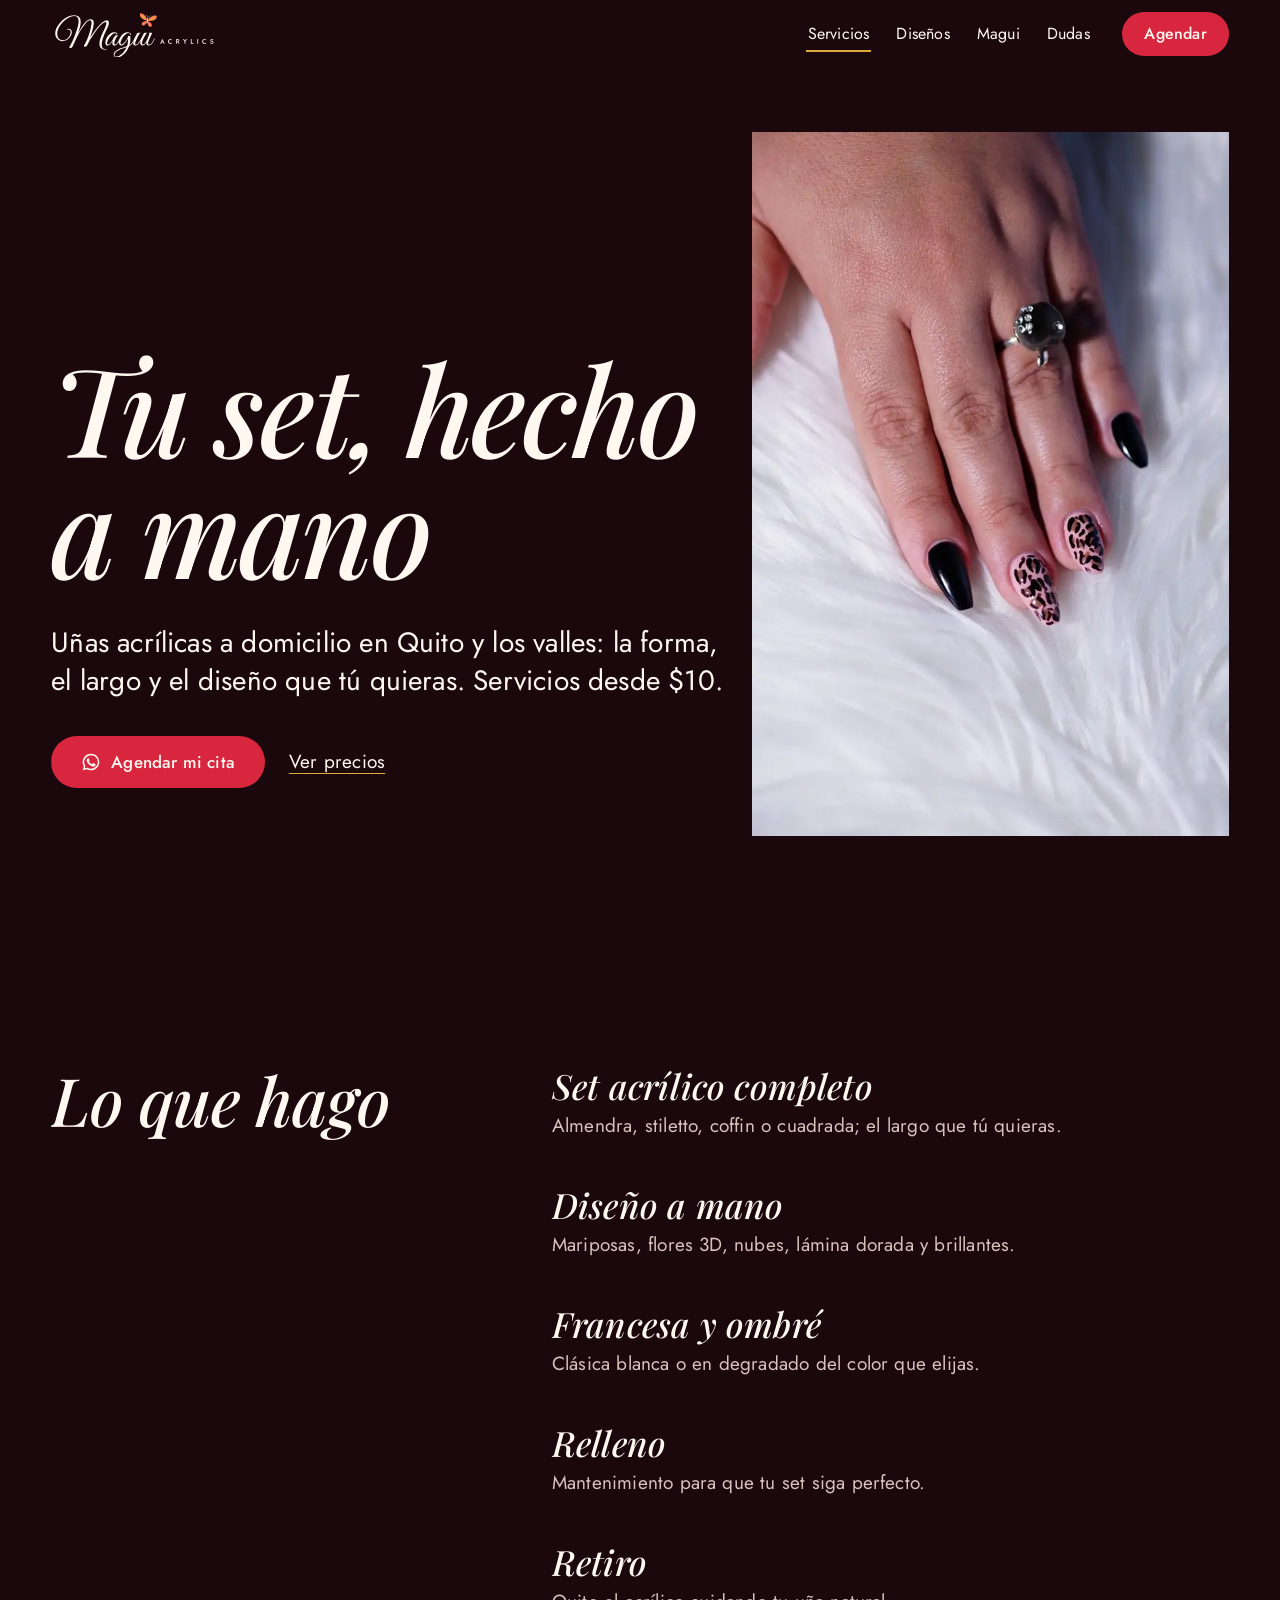
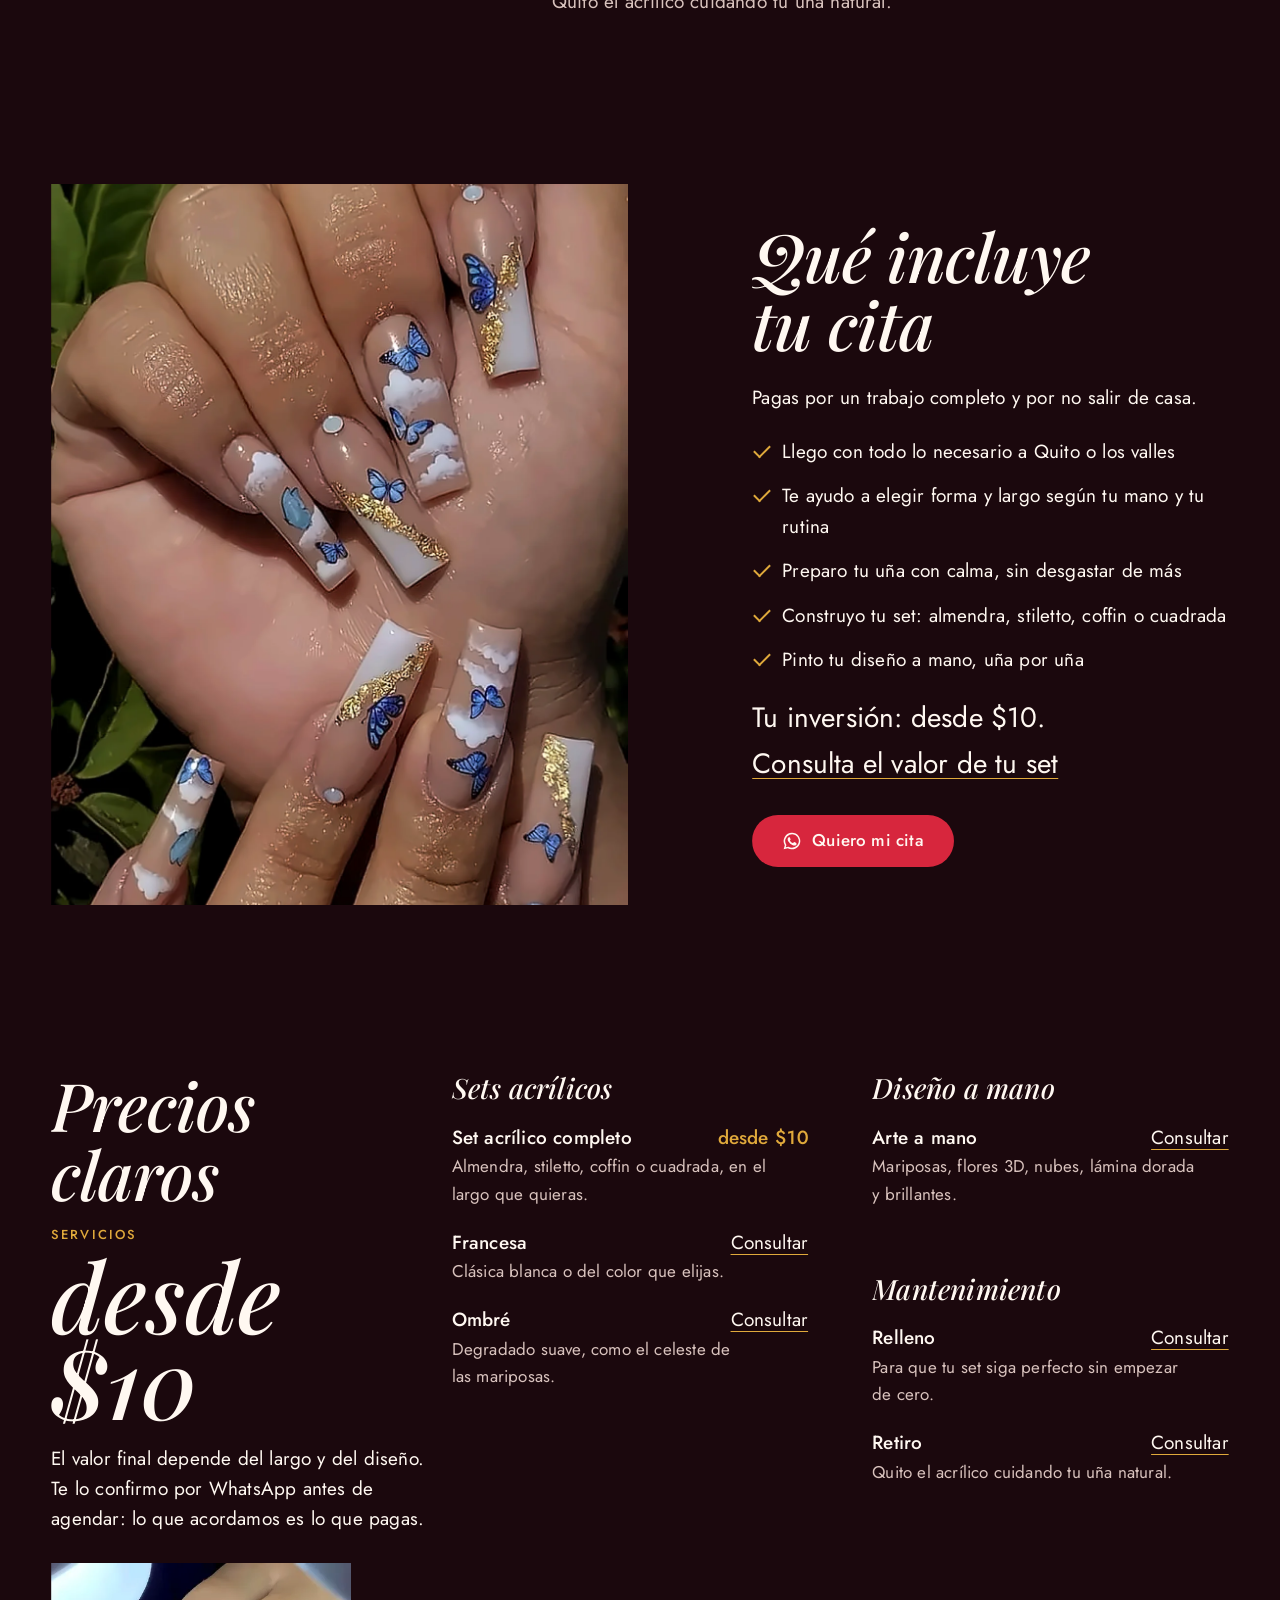
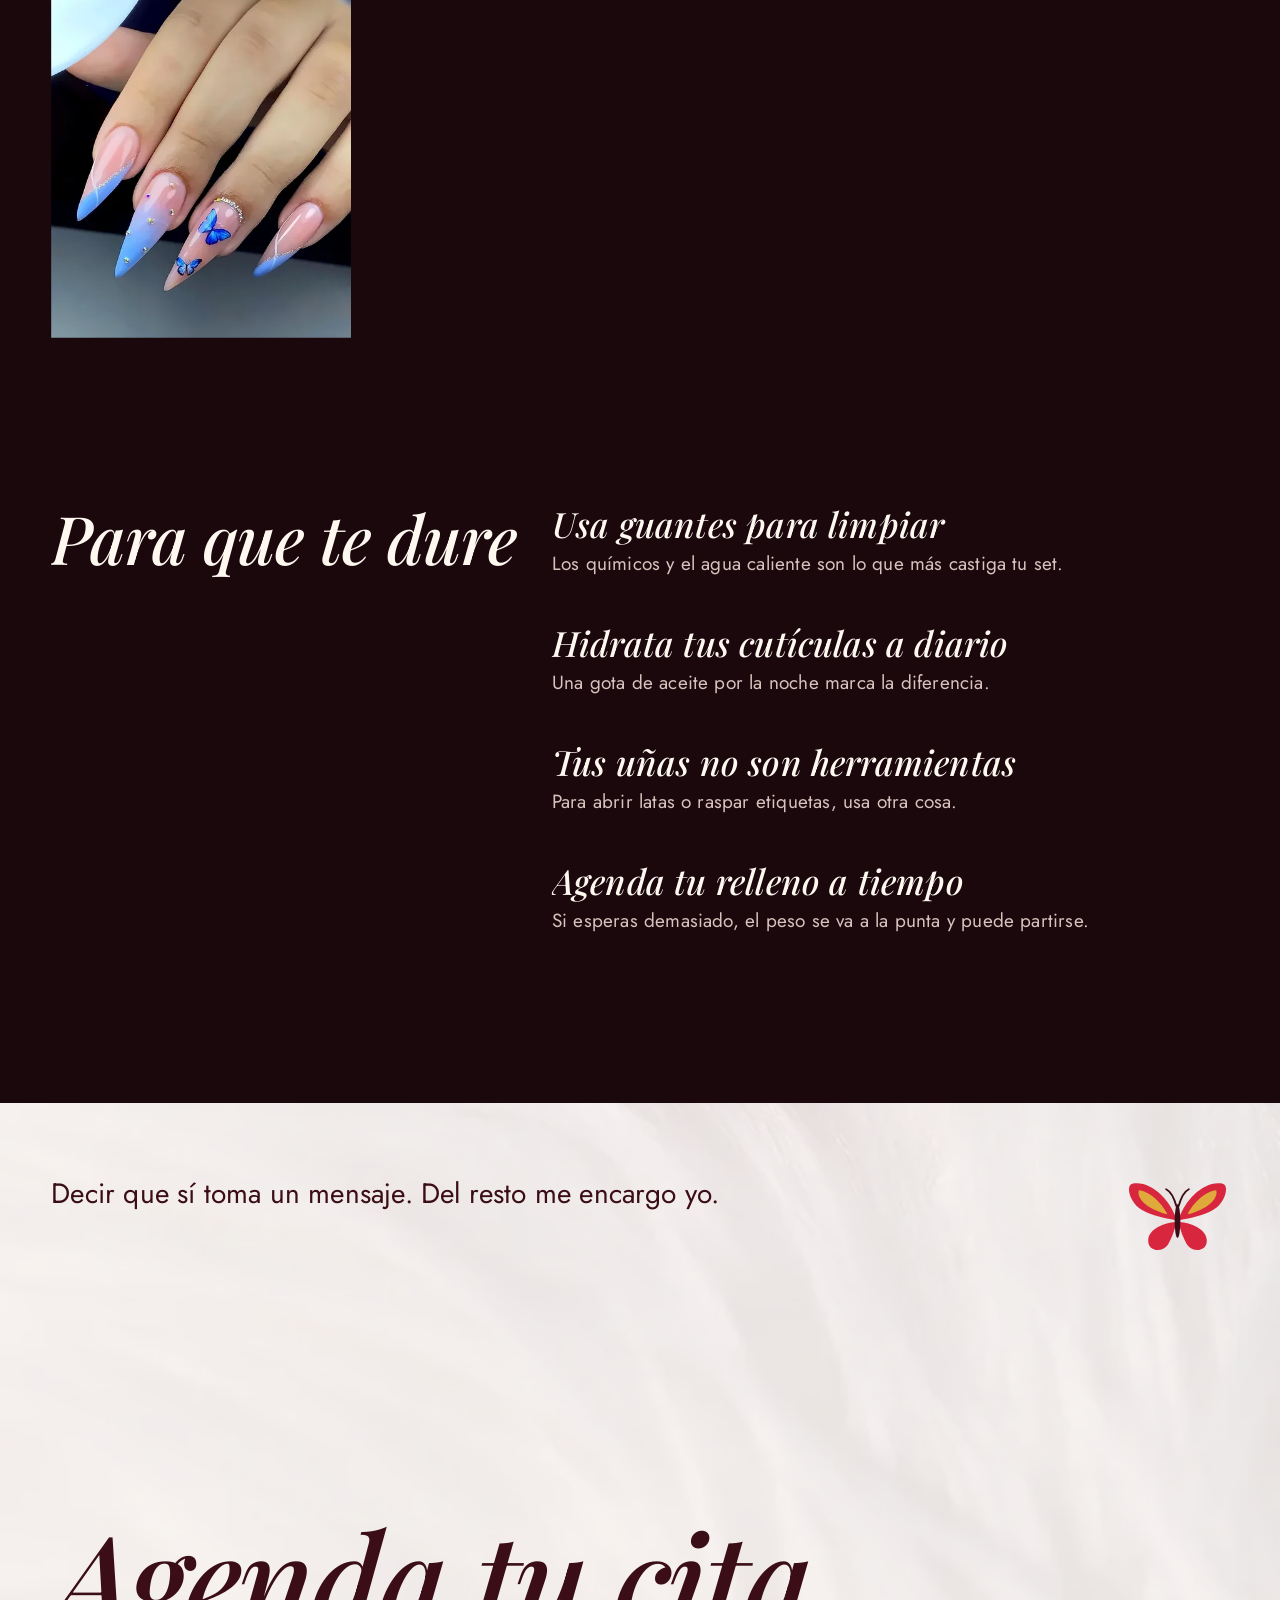
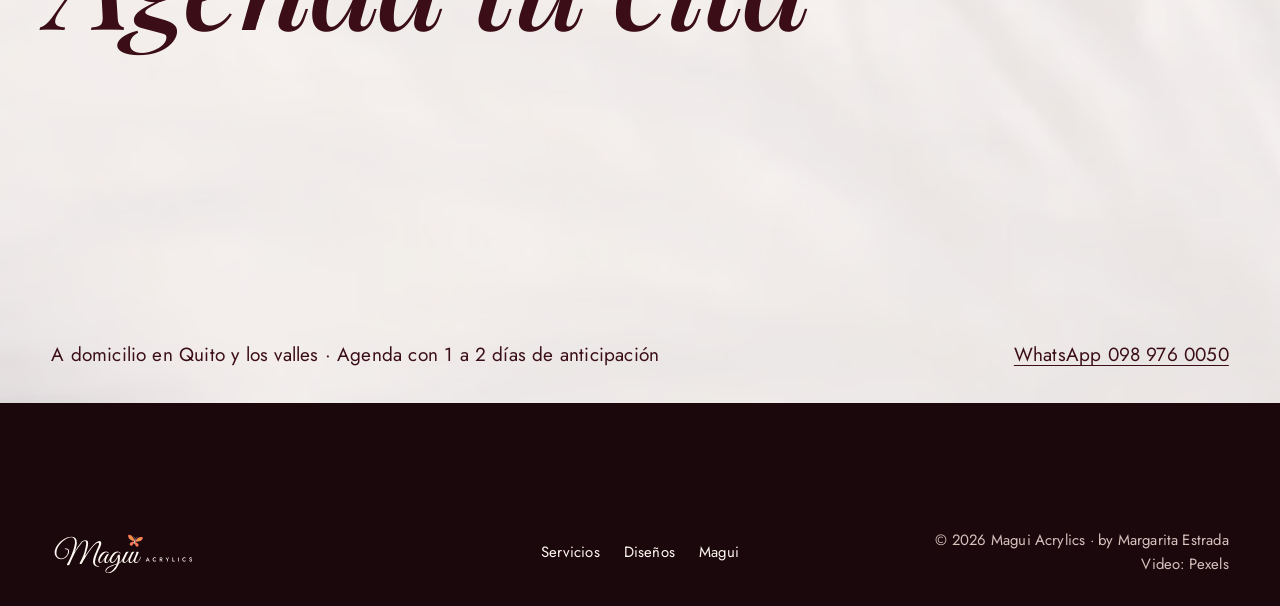
<file: servicios.html>
<!doctype html>
<html lang="es-EC">
<head>
<meta charset="utf-8">
<meta name="viewport" content="width=device-width, initial-scale=1, viewport-fit=cover">
<title>Servicios · Magui Acrylics | Uñas acrílicas a domicilio en Quito</title>
<meta name="description" content="Uñas acrílicas a domicilio en Quito y los valles con Magui (Margarita Estrada). Diseños a mano: mariposas, francesa, ombré y más. Servicios desde $10. Agenda por WhatsApp.">
<link rel="canonical" href="https://maguiacrylics.com/">
<meta name="theme-color" content="#1b080d">
<meta property="og:type" content="website">
<meta property="og:locale" content="es_EC">
<meta property="og:site_name" content="Magui Acrylics">
<meta property="og:title" content="Magui Acrylics · Uñas acrílicas a domicilio en Quito">
<meta property="og:description" content="Tu set soñado, hecho a mano y en tu casa. Servicios desde $10. Agenda por WhatsApp.">
<meta property="og:image" content="https://maguiacrylics.com/assets/web/og-magui.jpg">
<meta name="twitter:card" content="summary_large_image">
<link rel="icon" href="assets/logo/favicon.svg" type="image/svg+xml">
<link rel="apple-touch-icon" href="assets/logo/apple-touch-icon.png">
<script>document.documentElement.classList.add('js')</script>
<link rel="preload" href="assets/fonts/PlayfairDisplay-Italic.woff2" as="font" type="font/woff2" crossorigin>
<link rel="preload" href="assets/fonts/Jost.woff2" as="font" type="font/woff2" crossorigin>
<link rel="stylesheet" href="assets/css/site.css">
<script type="application/ld+json">{"@context":"https://schema.org","@type":"NailSalon","name":"Magui Acrylics","alternateName":"Uñas Acrílicas Magui","description":"Uñas acrílicas a domicilio en Quito y los valles, con diseño a mano.","url":"https://maguiacrylics.com/","telephone":"+593989760050","image":"https://maguiacrylics.com/assets/web/og-magui.jpg","logo":"https://maguiacrylics.com/assets/logo/magui-isotipo.svg","priceRange":"Desde $10","areaServed":[{"@type":"City","name":"Quito"},{"@type":"Place","name":"Valles de Quito"}],"address":{"@type":"PostalAddress","addressLocality":"Quito","addressCountry":"EC"},"founder":{"@type":"Person","name":"Margarita Estrada"}}</script>
</head>
<body>
<a class="saltar" href="#contenido">Ir al contenido</a>
<header class="rail solido"><a class="marca" href="index.html"><img src="assets/logo/magui-logo-horizontal-blanco.svg" alt="Magui Acrylics" width="377" height="104"></a><span></span><button class="menu-btn" type="button" aria-expanded="false" aria-controls="nav">Menú</button>
  <nav class="nav" id="nav" aria-label="Principal"><ul><li><a href="servicios.html" aria-current="page">Servicios</a></li><li><a href="disenos.html">Diseños</a></li><li><a href="magui.html">Magui</a></li><li><a href="index.html#dudas">Dudas</a></li></ul></nav>
  <a class="btn btn-sm" href="https://wa.me/593989760050?text=Hola%20Magui%2C%20quiero%20agendar%20mis%20u%C3%B1as%20a%20domicilio%20%F0%9F%A6%8B" data-wa="Hola Magui, quiero agendar mis uñas a domicilio 🦋" target="_blank" rel="noopener">Agendar</a></header>
<main id="contenido">
<section class="intro-pag">
  <div class="intro-txt" data-grupo>
    <h1 data-r>Tu set, hecho a mano</h1>
    <p class="lead" data-r>Uñas acrílicas a domicilio en Quito y los valles: la forma, el largo y el diseño que tú quieras. Servicios desde $10.</p>
    <div class="acciones" data-r><a class="btn" href="https://wa.me/593989760050?text=Hola%20Magui%2C%20quiero%20agendar%20mis%20u%C3%B1as%20a%20domicilio%20%F0%9F%A6%8B" data-wa="Hola Magui, quiero agendar mis uñas a domicilio 🦋" target="_blank" rel="noopener"><svg viewBox="0 0 24 24" aria-hidden="true"><path fill="currentColor" d="M12 2a10 10 0 0 0-8.6 15.1L2 22l5-1.3A10 10 0 1 0 12 2Zm0 18.2c-1.5 0-3-.4-4.2-1.2l-.3-.2-3 .8.8-2.9-.2-.3A8.2 8.2 0 1 1 12 20.2Zm4.5-6.1c-.2-.1-1.5-.7-1.7-.8-.2-.1-.4-.1-.6.1l-.8 1c-.1.2-.3.2-.5.1a6.7 6.7 0 0 1-3.3-2.9c-.3-.4.2-.4.7-1.4.1-.2 0-.3 0-.4l-.8-1.8c-.2-.5-.4-.4-.6-.4h-.5a1 1 0 0 0-.7.3 3 3 0 0 0-.9 2.2 5.2 5.2 0 0 0 1.1 2.7 11.8 11.8 0 0 0 4.5 4c1.7.7 2.4.8 3.2.6.5-.1 1.5-.6 1.8-1.2.2-.6.2-1.1.1-1.2l-.5-.3Z"/></svg>Agendar mi cita</a><a class="lnk" href="#precios">Ver precios</a></div>
  </div>
  <div class="intro-media"><video muted loop playsinline preload="none" data-auto data-src="assets/video/piel-1080.mp4" data-src-m="assets/video/piel-720.mp4" poster="assets/web/piel-poster-720.webp" width="1080" height="1920" aria-label="Mano con uñas y diseño sobre piel blanca"></video></div>
</section>

<section class="sec frame" id="servicios" aria-labelledby="t-tec"><div class="lista-grande" data-grupo>
  <h2 id="t-tec" data-r>Lo que hago</h2>
  <ul>
    <li data-r><b>Set acrílico completo</b><span class="soft">Almendra, stiletto, coffin o cuadrada; el largo que tú quieras.</span></li>
    <li data-r><b>Diseño a mano</b><span class="soft">Mariposas, flores 3D, nubes, lámina dorada y brillantes.</span></li>
    <li data-r><b>Francesa y ombré</b><span class="soft">Clásica blanca o en degradado del color que elijas.</span></li>
    <li data-r><b>Relleno</b><span class="soft">Mantenimiento para que tu set siga perfecto.</span></li>
    <li data-r><b>Retiro</b><span class="soft">Quito el acrílico cuidando tu uña natural.</span></li>
  </ul>
</div></section>

<section class="sec frame" id="incluye" aria-labelledby="t-inc"><div class="incluye">
  <figure data-r="foto"><img src="assets/web/nubes-mariposas-dorado.webp" srcset="assets/web/nubes-mariposas-dorado-480.webp 480w, assets/web/nubes-mariposas-dorado.webp 1178w" sizes="(max-width:900px) 100vw, 50vw" alt="Uñas largas nude con nubes blancas, mariposas azules y lámina dorada, hechas por Magui" width="1178" height="1565" loading="lazy" decoding="async"></figure>
  <div data-grupo>
    <h2 id="t-inc" data-r>Qué incluye tu cita</h2>
    <p data-r>Pagas por un trabajo completo y por no salir de casa.</p>
    <ul class="checks">
      <li data-r>Llego con todo lo necesario a Quito o los valles</li>
      <li data-r>Te ayudo a elegir forma y largo según tu mano y tu rutina</li>
      <li data-r>Preparo tu uña con calma, sin desgastar de más</li>
      <li data-r>Construyo tu set: almendra, stiletto, coffin o cuadrada</li>
      <li data-r>Pinto tu diseño a mano, uña por uña</li>
    </ul>
    <p class="lead" data-r>Tu inversión: desde $10. <a class="lnk" href="https://wa.me/593989760050?text=Hola%20Magui%2C%20quiero%20saber%20el%20valor%20de%20mi%20set%20a%20domicilio." data-wa="Hola Magui, quiero saber el valor de mi set a domicilio." target="_blank" rel="noopener">Consulta el valor de tu set</a></p>
    <div class="acciones" data-r><a class="btn" href="https://wa.me/593989760050?text=Hola%20Magui%2C%20quiero%20agendar%20mis%20u%C3%B1as%20a%20domicilio%20%F0%9F%A6%8B" data-wa="Hola Magui, quiero agendar mis uñas a domicilio 🦋" target="_blank" rel="noopener"><svg viewBox="0 0 24 24" aria-hidden="true"><path fill="currentColor" d="M12 2a10 10 0 0 0-8.6 15.1L2 22l5-1.3A10 10 0 1 0 12 2Zm0 18.2c-1.5 0-3-.4-4.2-1.2l-.3-.2-3 .8.8-2.9-.2-.3A8.2 8.2 0 1 1 12 20.2Zm4.5-6.1c-.2-.1-1.5-.7-1.7-.8-.2-.1-.4-.1-.6.1l-.8 1c-.1.2-.3.2-.5.1a6.7 6.7 0 0 1-3.3-2.9c-.3-.4.2-.4.7-1.4.1-.2 0-.3 0-.4l-.8-1.8c-.2-.5-.4-.4-.6-.4h-.5a1 1 0 0 0-.7.3 3 3 0 0 0-.9 2.2 5.2 5.2 0 0 0 1.1 2.7 11.8 11.8 0 0 0 4.5 4c1.7.7 2.4.8 3.2.6.5-.1 1.5-.6 1.8-1.2.2-.6.2-1.1.1-1.2l-.5-.3Z"/></svg>Quiero mi cita</a></div>
  </div>
</div></section>

<section class="sec frame" id="precios" aria-labelledby="t-pre"><div class="precios" data-grupo>
  <div class="precios-izq"><h2 id="t-pre" data-r>Precios claros</h2><p class="desde" data-r><small>Servicios</small>desde $10</p><p data-r>El valor final depende del largo y del diseño. Te lo confirmo por WhatsApp antes de agendar: lo que acordamos es lo que pagas.</p><img src="assets/web/stiletto-mariposas-azules-480.webp" alt="Stiletto ombré con mariposas azules" width="480" height="640" loading="lazy" data-r></div>
  <div class="carta"><div class="grupo" data-r style="--d:0ms"><h3>Sets acrílicos</h3><div class="item"><b>Set acrílico completo</b><a class="lnk" href="https://wa.me/593989760050?text=Hola%20Magui%2C%20quiero%20saber%20el%20precio%20de%3A%20Set%20acr%C3%ADlico%20completo." data-wa="Hola Magui, quiero saber el precio de: Set acrílico completo." target="_blank" rel="noopener" data-precio="set">Consultar</a><p>Almendra, stiletto, coffin o cuadrada, en el largo que quieras.</p></div><div class="item"><b>Francesa</b><a class="lnk" href="https://wa.me/593989760050?text=Hola%20Magui%2C%20quiero%20saber%20el%20precio%20de%3A%20Francesa." data-wa="Hola Magui, quiero saber el precio de: Francesa." target="_blank" rel="noopener" data-precio="francesa">Consultar</a><p>Clásica blanca o del color que elijas.</p></div><div class="item"><b>Ombré</b><a class="lnk" href="https://wa.me/593989760050?text=Hola%20Magui%2C%20quiero%20saber%20el%20precio%20de%3A%20Ombr%C3%A9." data-wa="Hola Magui, quiero saber el precio de: Ombré." target="_blank" rel="noopener" data-precio="ombre">Consultar</a><p>Degradado suave, como el celeste de las mariposas.</p></div></div><div class="grupo" data-r style="--d:80ms"><h3>Diseño a mano</h3><div class="item"><b>Arte a mano</b><a class="lnk" href="https://wa.me/593989760050?text=Hola%20Magui%2C%20quiero%20saber%20el%20precio%20de%3A%20Arte%20a%20mano." data-wa="Hola Magui, quiero saber el precio de: Arte a mano." target="_blank" rel="noopener" data-precio="diseno">Consultar</a><p>Mariposas, flores 3D, nubes, lámina dorada y brillantes.</p></div></div><div class="grupo" data-r style="--d:160ms"><h3>Mantenimiento</h3><div class="item"><b>Relleno</b><a class="lnk" href="https://wa.me/593989760050?text=Hola%20Magui%2C%20quiero%20saber%20el%20precio%20de%3A%20Relleno." data-wa="Hola Magui, quiero saber el precio de: Relleno." target="_blank" rel="noopener" data-precio="relleno">Consultar</a><p>Para que tu set siga perfecto sin empezar de cero.</p></div><div class="item"><b>Retiro</b><a class="lnk" href="https://wa.me/593989760050?text=Hola%20Magui%2C%20quiero%20saber%20el%20precio%20de%3A%20Retiro." data-wa="Hola Magui, quiero saber el precio de: Retiro." target="_blank" rel="noopener" data-precio="retiro">Consultar</a><p>Quito el acrílico cuidando tu uña natural.</p></div></div></div>
</div></section>

<section class="sec frame" id="cuidado" aria-labelledby="t-cui"><div class="lista-grande" data-grupo>
  <h2 id="t-cui" data-r>Para que te dure</h2>
  <ul>
    <li data-r><b>Usa guantes para limpiar</b><span class="soft">Los químicos y el agua caliente son lo que más castiga tu set.</span></li>
    <li data-r><b>Hidrata tus cutículas a diario</b><span class="soft">Una gota de aceite por la noche marca la diferencia.</span></li>
    <li data-r><b>Tus uñas no son herramientas</b><span class="soft">Para abrir latas o raspar etiquetas, usa otra cosa.</span></li>
    <li data-r><b>Agenda tu relleno a tiempo</b><span class="soft">Si esperas demasiado, el peso se va a la punta y puede partirse.</span></li>
  </ul>
</div></section>
<section class="cierre" id="agendar" aria-labelledby="t-res">
  <img class="vuela" src="assets/logo/magui-mariposa.svg" alt="" width="60" height="50">
  <p class="lead" data-r>Decir que sí toma un mensaje. Del resto me encargo yo.</p>
  <div>
    <h2 id="t-res"><a href="https://wa.me/593989760050?text=Hola%20Magui%2C%20quiero%20agendar%20mis%20u%C3%B1as%20a%20domicilio%20%F0%9F%A6%8B" data-wa="Hola Magui, quiero agendar mis uñas a domicilio 🦋" target="_blank" rel="noopener">Agenda tu cita</a></h2>
  </div>
  <div class="cierre-pie">
    <p>A domicilio en <span data-dato="zonas">Quito y los valles</span> · <span data-dato="horario">Agenda con 1 a 2 días de anticipación</span></p>
    <ul><li><a href="https://wa.me/593989760050?text=Hola%20Magui%2C%20quiero%20agendar%20mis%20u%C3%B1as%20a%20domicilio%20%F0%9F%A6%8B" data-wa="Hola Magui, quiero agendar mis uñas a domicilio 🦋" target="_blank" rel="noopener">WhatsApp 098 976 0050</a></li><li hidden><a data-red="instagram" href="#" target="_blank" rel="noopener">Instagram</a></li><li hidden><a data-red="tiktok" href="#" target="_blank" rel="noopener">TikTok</a></li></ul>
  </div>
</section>
</main>
<footer class="pie">
  <a href="index.html" aria-label="Magui Acrylics, inicio"><img src="assets/logo/magui-logo-horizontal-blanco.svg" alt="Magui Acrylics" width="377" height="104" loading="lazy"></a>
  <ul><li><a href="servicios.html">Servicios</a></li><li><a href="disenos.html">Diseños</a></li><li><a href="magui.html">Magui</a></li></ul>
  <p>© 2026 Magui Acrylics · by Margarita Estrada<br>Video: Pexels</p>
</footer>
<div class="barra"><a class="btn btn-full" href="https://wa.me/593989760050?text=Hola%20Magui%2C%20quiero%20agendar%20mis%20u%C3%B1as%20a%20domicilio%20%F0%9F%A6%8B" data-wa="Hola Magui, quiero agendar mis uñas a domicilio 🦋" target="_blank" rel="noopener"><svg viewBox="0 0 24 24" aria-hidden="true"><path fill="currentColor" d="M12 2a10 10 0 0 0-8.6 15.1L2 22l5-1.3A10 10 0 1 0 12 2Zm0 18.2c-1.5 0-3-.4-4.2-1.2l-.3-.2-3 .8.8-2.9-.2-.3A8.2 8.2 0 1 1 12 20.2Zm4.5-6.1c-.2-.1-1.5-.7-1.7-.8-.2-.1-.4-.1-.6.1l-.8 1c-.1.2-.3.2-.5.1a6.7 6.7 0 0 1-3.3-2.9c-.3-.4.2-.4.7-1.4.1-.2 0-.3 0-.4l-.8-1.8c-.2-.5-.4-.4-.6-.4h-.5a1 1 0 0 0-.7.3 3 3 0 0 0-.9 2.2 5.2 5.2 0 0 0 1.1 2.7 11.8 11.8 0 0 0 4.5 4c1.7.7 2.4.8 3.2.6.5-.1 1.5-.6 1.8-1.2.2-.6.2-1.1.1-1.2l-.5-.3Z"/></svg>Agenda por WhatsApp</a></div><dialog id="visor" aria-label="Foto ampliada"><div class="lb"><img alt=""><div class="lb-pie"><p></p><div class="lb-acc"><a class="btn" href="https://wa.me/593989760050?text=" data-wa="" target="_blank" rel="noopener">Quiero este diseño</a><button class="lb-cerrar" type="button">Cerrar</button></div></div></div></dialog>
<script src="assets/js/config.js" defer></script>
<script src="assets/js/site.js" defer></script>
</body>
</html>
</file>
<file: assets/css/site.css>
/* Magui Acrylics: el estilo cinematográfico de D'Nails con la marca de Magui.
   Una sala en tono vino; lo iluminado son las manos. El final es crema, como su logo. */
@font-face{font-family:"Playfair Display";src:url(../fonts/PlayfairDisplay.woff2) format("woff2");font-weight:400 900;font-style:normal;font-display:swap}
@font-face{font-family:"Playfair Display";src:url(../fonts/PlayfairDisplay-Italic.woff2) format("woff2");font-weight:400 900;font-style:italic;font-display:swap}
@font-face{font-family:"Jost";src:url(../fonts/Jost.woff2) format("woff2");font-weight:300 700;font-display:swap}
@font-face{font-family:"Great Vibes";src:url(../fonts/GreatVibes.woff2) format("woff2");font-weight:400;font-display:swap}

:root{
  /* Marca Magui (DESIGN.md): rojo #D7263D · crema #FFF8F1 · tinta #3A0D17 · dorado #E0A93B · coral #FF7A59 */
  --bg:#1b080d; --surface:#2b1117; --surface-2:#3a1820; --ink:#fff8f1; --muted:#d8c2bd;
  --accent:#d7263d; --accent-press:#b81e33; --accent-ink:#fff8f1;
  --oro:#e0a93b; --coral:#ff7a59; --rosa:#f7b2b7;
  --field:#fff8f1; --field-ink:#3a0d17; --field-muted:#6b4a50;
  --display:"Playfair Display",Georgia,"Times New Roman",serif;
  --text:"Jost",system-ui,-apple-system,"Segoe UI",sans-serif;
  --firma:"Great Vibes",cursive;
  --s-small:clamp(.875rem,.85rem + .1vw,.9375rem);
  --s-body:clamp(1.0625rem,1rem + .25vw,1.1875rem);
  --s-lead:clamp(1.375rem,1.2rem + .7vw,1.75rem);
  --s-head:clamp(2.25rem,1.3rem + 3.6vw,4.5rem);
  --s-huge:clamp(3rem,1rem + 8.4vw,8.5rem);
  --m:clamp(20px,4vw,56px);
  --sec:clamp(96px,13vw,190px);
  --rail:68px;
  --out:cubic-bezier(.16,1,.3,1);
  color-scheme:dark;
}
*{box-sizing:border-box}
[hidden]{display:none!important}
html{-webkit-text-size-adjust:100%;scroll-behavior:smooth;scroll-padding-top:calc(var(--rail) + 16px)}
body{margin:0;background:var(--bg);color:var(--ink);font:400 var(--s-body)/1.6 var(--text);letter-spacing:.01em;-webkit-font-smoothing:antialiased;overflow-x:clip}
img,video,svg{display:block;max-width:100%}
img{height:auto}
a{color:inherit}
h1,h2,h3,p,ul,ol,figure,blockquote,dl,dd{margin:0;padding:0}
ul,ol{list-style:none}
h1,h2{font-family:var(--display);font-style:italic;font-weight:500;letter-spacing:-.015em;line-height:1.02;text-wrap:balance}
h2{font-size:var(--s-head)}
h3{font:500 var(--s-lead)/1.2 var(--text)}
p{text-wrap:pretty}
:focus-visible{outline:2px solid currentColor;outline-offset:3px}
::selection{background:var(--accent);color:#fff}
.frame{padding-inline:var(--m)}
.sec{padding-block:var(--sec)}
.sec+.sec{padding-top:0}
.soft{color:var(--muted)}
.lead{font-size:var(--s-lead);line-height:1.35}
.statement{font:italic 500 clamp(1.5rem,1.1rem + 1.5vw,2.25rem)/1.25 var(--display);max-width:24em}
.firma{font-family:var(--firma);font-style:normal;font-weight:400;color:var(--rosa);letter-spacing:0;font-size:1.25em;line-height:.8}
.oro{color:var(--oro)}
.saltar{position:absolute;left:var(--m);top:-80px;z-index:90;background:var(--ink);color:var(--bg);padding:12px 18px}
.saltar:focus{top:12px}

/* Botones: píldora roja de Magui, un solo botón sólido por pantalla */
.btn{display:inline-flex;align-items:center;justify-content:center;gap:10px;min-height:52px;padding:0 30px;border-radius:999px;background:var(--accent);color:var(--accent-ink);font:500 1.0625rem/1 var(--text);text-decoration:none;border:0;cursor:pointer;transition:background .25s ease,transform .3s var(--out),box-shadow .3s ease}
.btn:hover{background:var(--accent-press);transform:translateY(-2px);box-shadow:0 12px 26px -12px rgba(215,38,61,.7)}
.btn:active{transform:scale(.97)}
.btn svg{width:20px;height:20px;flex:none}
.btn-sm{min-height:44px;padding:0 22px;font-size:1rem;white-space:nowrap}
.btn-full{width:100%}
.lnk{display:inline-block;padding-block:8px;text-decoration:underline;text-decoration-thickness:1px;text-underline-offset:5px;text-decoration-color:var(--oro);transition:text-underline-offset .25s var(--out),color .2s ease}
.lnk:hover{text-underline-offset:8px}

/* Riel: cruza la portada por el centro y se acopla arriba */
.rail{position:sticky;top:0;z-index:50;height:var(--rail);display:grid;grid-template-columns:auto minmax(0,1fr) auto auto;align-items:center;gap:clamp(16px,2.4vw,36px);padding-inline:var(--m);background:rgba(27,8,13,.55);-webkit-backdrop-filter:blur(6px);backdrop-filter:blur(6px);transition:background .35s ease,transform .4s var(--out)}
.rail.oculto{transform:translateY(-100%)}
.rail.acoplado,.rail.solido{background:var(--bg)}
.rail-film{margin-top:calc(-50svh - var(--rail)/2)}
.marca{display:flex;align-items:center;gap:16px;text-decoration:none;min-width:0}
.marca img{height:46px;width:auto;flex:none}
.rail h1{font:italic 500 clamp(1.5rem,2.1vw,2.125rem)/1 var(--display);white-space:nowrap}
.rail .frase{font:italic 500 clamp(1.125rem,1.5vw,1.375rem)/1.1 var(--display);white-space:nowrap;transition:opacity .3s ease}
.rail h1{transition:opacity .3s ease}
.rail.acoplado h1,.rail.acoplado .frase{opacity:0;visibility:hidden}
.nav ul{display:flex;gap:clamp(14px,1.8vw,26px)}
.nav a{position:relative;display:block;padding:12px 2px;font-size:1rem;text-decoration:none}
.nav a::after{content:"";position:absolute;left:0;right:0;bottom:7px;height:2px;background:var(--oro);transform:scaleX(0);transform-origin:left;transition:transform .35s var(--out)}
.nav a:hover::after,.nav a[aria-current=page]::after{transform:scaleX(1)}
.menu-btn{display:none;min-height:48px;min-width:48px;padding:0 4px;background:none;border:0;color:inherit;font:500 1.0625rem var(--text);cursor:pointer}

/* Portada */
.film{position:relative;height:100svh;min-height:560px;overflow:hidden;background:#0f0407}
.film video,.film>img{position:absolute;inset:0;width:100%;height:100%;object-fit:cover;object-position:50% 63%}
.film::after{content:"";position:absolute;inset:0;background:linear-gradient(180deg,rgba(27,8,13,.25),rgba(27,8,13,0) 30%,rgba(27,8,13,0) 65%,rgba(27,8,13,.7));pointer-events:none}
.film-sello{position:absolute;z-index:2;right:var(--m);bottom:clamp(24px,5vw,56px);display:flex;flex-wrap:wrap;gap:8px;justify-content:flex-end}
.film-sello span{padding:8px 16px;border-radius:999px;background:rgba(27,8,13,.62);-webkit-backdrop-filter:blur(6px);backdrop-filter:blur(6px);font-size:.9375rem}
.film-sello b{font-weight:500;color:var(--oro)}
.film-nota{display:none}
.tras-film{margin-top:calc(50svh - var(--rail)/2)}

/* Problema */
.problema{display:grid;grid-template-columns:repeat(12,minmax(0,1fr));column-gap:24px;row-gap:40px}
.problema h2{grid-column:1/7}
.problema .statement{grid-column:7/13}
.problema figure{grid-column:1/4;grid-row:2}
.problema figure img{width:100%;aspect-ratio:1;object-fit:cover}
.problema .nota{grid-column:7/12;grid-row:2;align-self:end}
.problema-fila{display:contents}

/* Vitrina con fundido lento */
.vitrina{position:relative;height:100svh;min-height:680px;overflow:hidden;background:#140609;display:grid;grid-template-columns:repeat(4,minmax(0,1fr));align-items:center;padding-inline:var(--m);column-gap:24px}
.capa{position:absolute;inset:0;width:100%;height:100%;object-fit:cover;object-position:50% 58%;opacity:0;transition:opacity 1.6s ease;filter:brightness(.88) contrast(1.04)}
.capa.activa{opacity:1}
.ficha{position:relative;grid-column:2;min-width:300px;background:var(--field);color:var(--field-ink);padding:28px 24px 24px;display:grid;gap:12px;border-radius:4px}
.ficha h2{font-size:clamp(2rem,1.5rem + 1.4vw,2.75rem)}
.ficha p{font-size:1.0625rem;line-height:1.45}
.ficha .variante{color:var(--field-muted)}
.ficha .precio{font:italic 600 1.5rem/1 var(--display);color:var(--accent-press)}
.ficha img{width:100%;aspect-ratio:3/2;object-fit:cover;margin-top:4px}
.ficha .mariposa{position:absolute;top:-22px;right:18px;width:54px;height:auto;filter:drop-shadow(0 6px 10px rgba(0,0,0,.3))}

/* Franja de diseños */
.franja{display:flex;flex-direction:column;gap:20px;padding-top:var(--sec);overflow-x:clip}
.franja-top{display:flex;align-items:baseline;justify-content:space-between;gap:24px;padding-inline:var(--m)}
.franja-top h2{font-size:clamp(2rem,1.5rem + 2vw,3.25rem)}
.fila{display:flex;gap:clamp(16px,3vw,44px);overflow-x:auto;padding:28px var(--m);scrollbar-width:none;scroll-snap-type:x proximity;scroll-padding-inline:var(--m)}
.fila::-webkit-scrollbar{display:none}
.fila button{position:relative;flex:none;width:clamp(190px,23vw,340px);aspect-ratio:3/4;padding:0;border:0;background:var(--surface);cursor:zoom-in;scroll-snap-align:start;overflow:hidden;transition:transform .35s var(--out)}
.fila button:hover{transform:scale(1.06)}
.fila img{width:100%;height:100%;object-fit:cover}
.etq{position:absolute;left:10px;top:10px;padding:4px 10px;border-radius:999px;background:var(--accent);color:#fff;font-size:.8125rem;letter-spacing:.06em;text-transform:uppercase}

/* Arma tu set */
.arma{display:grid;grid-template-columns:repeat(12,minmax(0,1fr));column-gap:24px;row-gap:40px;align-items:start}
.arma-lienzo{grid-column:1/8;position:sticky;top:calc(var(--rail) + 24px)}
.lienzo{position:relative;aspect-ratio:13/10;overflow:hidden;background:#ece9e6 url(../web/piel-blanca.webp) center/cover}
.lienzo svg{position:absolute;inset:0;width:100%;height:100%;overflow:visible}
.lienzo path,.lienzo rect{transition:fill .35s ease}
.ref{display:flex;gap:16px;align-items:center;margin-top:18px;font-size:1.0625rem}
.ref img{width:72px;height:96px;object-fit:cover;flex:none}
.arma-form{grid-column:8/13;display:grid;gap:26px}
.arma-form h2{font-size:clamp(2.25rem,1.6rem + 2.2vw,3.75rem)}
fieldset{border:0;margin:0;padding:0;min-width:0}
legend{padding:0;margin-bottom:10px;font-weight:500}
.ops{display:flex;flex-wrap:wrap;gap:8px}
.ops label{position:relative;cursor:pointer}
.ops input{position:absolute;opacity:0;inset:0;margin:0;cursor:pointer}
.ops span{display:flex;align-items:center;gap:8px;min-height:48px;padding:0 18px;border-radius:999px;background:var(--surface);transition:background .2s ease,color .2s ease}
.ops label:hover span{background:var(--surface-2)}
.ops input:checked+span{background:var(--ink);color:var(--field-ink)}
.ops input:focus-visible+span{outline:2px solid var(--ink);outline-offset:2px}
.ops i{width:18px;height:18px;border-radius:50%;flex:none;background:var(--c);outline:1px solid rgba(255,255,255,.35)}

/* Pasos */
.pasos-top{display:flex;align-items:center;justify-content:space-between;gap:24px;padding-inline:var(--m)}
.flechas{display:flex;gap:8px}
.flechas button{width:48px;height:48px;display:grid;place-items:center;border-radius:50%;background:var(--surface);color:var(--ink);border:0;cursor:pointer;transition:background .2s ease,transform .3s var(--out)}
.flechas button:hover{background:var(--surface-2)}
.flechas button:active{transform:scale(.92)}
.flechas svg{width:18px;height:18px}
.avance{height:4px;margin:24px var(--m) 0;background:var(--surface);border-radius:4px;overflow:hidden}
.avance i{display:block;height:100%;width:100%;background:linear-gradient(90deg,var(--accent),var(--oro));transform-origin:left;transform:scaleX(.2)}
.pasos{display:flex;gap:32px;overflow-x:auto;padding:36px var(--m) 8px;scroll-snap-type:x mandatory;scroll-padding-inline:var(--m);scrollbar-width:none}
.pasos::-webkit-scrollbar{display:none}
.paso{flex:none;width:300px;scroll-snap-align:start;display:flex;flex-direction:column}
.paso h3{font:italic 500 1.375rem/1.2 var(--display)}
.paso h3 small{display:block;margin-bottom:6px;font:500 .8125rem/1 var(--text);letter-spacing:.16em;color:var(--oro);font-style:normal}
.paso p{margin-top:10px;min-height:7.2em}
.paso img{width:100%;aspect-ratio:4/5;object-fit:cover;margin-top:var(--e,80px)}

/* Precios */
.precios{display:grid;grid-template-columns:repeat(12,minmax(0,1fr));column-gap:24px;row-gap:32px}
.precios-izq{grid-column:1/5;display:grid;gap:20px;align-content:start}
.precios-izq img{width:min(100%,300px);aspect-ratio:4/5;object-fit:cover;margin-top:8px}
.desde{font:italic 500 clamp(3.5rem,2rem + 5vw,6rem)/.9 var(--display);color:var(--ink)}
.desde small{display:block;margin-bottom:10px;font:500 .8125rem/1 var(--text);letter-spacing:.16em;text-transform:uppercase;color:var(--oro);font-style:normal}
.carta{grid-column:5/13;columns:2;column-gap:64px}
.grupo{break-inside:avoid;padding-bottom:44px}
.grupo h3{margin-bottom:18px;font-family:var(--display);font-style:italic}
.item{display:grid;grid-template-columns:minmax(0,1fr) auto;column-gap:16px;margin-bottom:20px}
.item b{font-weight:500}
.item a,.item span{font-variant-numeric:tabular-nums}
.item a{padding-block:0}
.item span{color:var(--oro);font-weight:500}
.item p{grid-column:1/-1;font-size:1.0625rem;color:var(--muted);max-width:36ch}

/* Opiniones (aparece solo con reseñas reales en config.js) */
.opiniones{display:grid;grid-template-columns:repeat(12,minmax(0,1fr));column-gap:24px;row-gap:48px}
.opiniones h2{grid-column:1/6}
.opiniones ul{grid-column:6/13;display:grid;gap:48px}
.opiniones footer{margin-top:12px;color:var(--muted)}

/* Dudas */
.dudas{background:var(--surface);display:grid;grid-template-columns:5fr 7fr;column-gap:clamp(32px,6vw,96px);padding:0 var(--m)}
.dudas-txt{padding-block:clamp(72px,9vw,120px);display:grid;gap:28px;align-content:start;min-width:0}
.hechos{display:grid;gap:6px;font-size:1.125rem}
.hechos b{font-weight:500;color:var(--oro)}
.acordeon{display:grid;gap:12px}
summary{display:flex;justify-content:space-between;align-items:center;gap:20px;min-height:52px;font-size:1.25rem;line-height:1.25;cursor:pointer;list-style:none}
summary::-webkit-details-marker{display:none}
summary::after{content:"";width:10px;height:10px;flex:none;margin-right:6px;border-right:2px solid var(--oro);border-bottom:2px solid var(--oro);transform:rotate(45deg) translate(-2px,-2px);transition:transform .35s var(--out)}
details[open] summary::after{transform:rotate(225deg) translate(-3px,-3px)}
details p{padding-bottom:16px;max-width:52ch;color:var(--muted)}
.dudas-fotos{position:relative;padding-bottom:80px}
.dudas-fotos .alta{width:100%;height:100%;min-height:640px;object-fit:cover;object-position:50% 60%}
.dudas-fotos .chica{position:absolute;left:-40px;bottom:40px;width:32%;aspect-ratio:1;object-fit:cover;border:6px solid var(--surface)}

/* Cierre: el final de la sala es crema, el color del logo de Magui */
.cierre{position:relative;min-height:100svh;background:var(--field) url(../web/piel-blanca.webp) center/cover;color:var(--field-ink);display:flex;flex-direction:column;justify-content:space-between;gap:48px;padding:clamp(40px,6vw,72px) var(--m) 32px;overflow:hidden}
.cierre::before{content:"";position:absolute;inset:0;background:rgba(255,248,241,.7)}
.cierre>*{position:relative}
.cierre .lead{max-width:24em}
.cierre h2{font-size:clamp(3rem,1rem + 8.9vw,9rem);line-height:.98;letter-spacing:-.03em}
.cierre h2 a{text-decoration:none;display:inline-block;transition:color .3s ease}
.cierre h2 a:hover{color:var(--accent-press)}
.cierre-pie{display:flex;justify-content:space-between;flex-wrap:wrap;gap:12px 40px}
.cierre-pie a{text-underline-offset:4px}
.cierre-pie ul{display:flex;flex-wrap:wrap;gap:12px 24px}
.cierre .vuela{position:absolute;right:var(--m);top:clamp(32px,6vw,72px);width:clamp(64px,8vw,110px);height:auto;animation:aletea 5s ease-in-out infinite}
@keyframes aletea{0%,100%{transform:translateY(0) rotate(-6deg)}50%{transform:translateY(-14px) rotate(4deg)}}

/* Pie */
.pie{display:grid;grid-template-columns:1fr auto 1fr;gap:24px;align-items:center;padding:clamp(72px,14svh,140px) var(--m) 30px;font-size:var(--s-small);color:var(--muted)}
.pie img{height:40px;width:auto}
.pie ul{display:flex;flex-wrap:wrap;gap:6px 24px;color:var(--ink)}
.pie a{text-underline-offset:4px;text-decoration-color:transparent;transition:text-decoration-color .2s ease}
.pie a:hover{text-decoration-color:currentColor}
.pie p:last-child{text-align:right}

/* Barra de reserva en móvil */
.barra{position:fixed;left:0;right:0;bottom:0;z-index:45;padding:8px 12px calc(8px + env(safe-area-inset-bottom,0px));background:var(--bg);transform:translateY(110%);transition:transform .4s var(--out);display:none}
.barra.visible{transform:none}

/* Visor de fotos */
dialog{border:0;padding:0;background:transparent;color:var(--ink);max-width:none;max-height:none;width:100%;height:100%}
dialog::backdrop{background:rgba(15,4,7,.95)}
.lb{height:100%;display:grid;grid-template-rows:minmax(0,1fr) auto;gap:16px;padding:calc(16px + env(safe-area-inset-top,0px)) var(--m) calc(16px + env(safe-area-inset-bottom,0px))}
.lb img{margin:auto;max-height:100%;width:auto;min-height:0}
.lb-pie{display:flex;align-items:center;justify-content:space-between;flex-wrap:wrap;gap:12px 24px}
.lb-pie p{font:italic 500 var(--s-lead)/1.2 var(--display)}
.lb-acc{display:flex;gap:12px;align-items:center}
.lb-cerrar{min-height:48px;padding:0 20px;border-radius:999px;background:var(--surface);color:var(--ink);border:0;font:500 1rem var(--text);cursor:pointer}

/* Páginas interiores */
.intro-pag{display:grid;grid-template-columns:repeat(12,minmax(0,1fr));column-gap:24px;row-gap:32px;align-items:end;min-height:calc(100svh - var(--rail));padding:clamp(32px,5vw,64px) var(--m)}
.intro-txt{grid-column:1/8;display:grid;gap:clamp(20px,3vw,36px);padding-bottom:clamp(16px,4vw,48px)}
.intro-txt h1{font-size:var(--s-huge);line-height:.98;letter-spacing:-.03em}
.intro-txt .lead{max-width:28em}
.intro-media{grid-column:8/13;height:calc(100svh - var(--rail) - clamp(64px,10vw,128px));min-height:440px;overflow:hidden;background:var(--surface)}
.intro-media video,.intro-media img{width:100%;height:100%;object-fit:cover;object-position:50% 60%}
.intro-media.retrato{position:relative;background:radial-gradient(120% 80% at 50% 100%,var(--accent) 0%,#7a1424 45%,var(--surface) 80%)}
.intro-media.retrato img{object-fit:contain;object-position:50% 100%;padding-top:24px}
.intro-port{display:grid;grid-template-columns:repeat(12,minmax(0,1fr));column-gap:24px;row-gap:24px;align-items:end;padding:clamp(40px,6vw,88px) var(--m) clamp(32px,4vw,56px)}
.intro-port h1{grid-column:1/8;font-size:var(--s-huge);line-height:.98;letter-spacing:-.03em}
.intro-port>div{grid-column:8/13;display:grid;gap:16px}
.acciones{display:flex;flex-wrap:wrap;align-items:center;gap:12px 24px}

.lista-grande{display:grid;grid-template-columns:repeat(12,minmax(0,1fr));column-gap:24px;row-gap:40px}
.lista-grande h2{grid-column:1/6}
.lista-grande ul{grid-column:6/13;display:grid;gap:clamp(28px,3.4vw,44px)}
.lista-grande li{display:grid;gap:6px}
.lista-grande li b{font:italic 500 clamp(1.625rem,1.3rem + 1.1vw,2.25rem)/1.12 var(--display)}
.incluye{display:grid;grid-template-columns:repeat(12,minmax(0,1fr));column-gap:24px;row-gap:32px;align-items:center}
.incluye figure{grid-column:1/7}
.incluye figure img{width:100%;aspect-ratio:4/5;object-fit:cover;max-height:92svh}
.incluye>div{grid-column:8/13;display:grid;gap:24px}
.checks{display:grid;gap:14px}
.checks li{padding-left:30px;position:relative}
.checks li::before{content:"";position:absolute;left:2px;top:.42em;width:14px;height:7px;border-left:2px solid var(--oro);border-bottom:2px solid var(--oro);transform:rotate(-45deg)}

.filtros{display:flex;flex-wrap:wrap;gap:8px;margin-top:8px}
.filtros button{min-height:48px;padding:0 20px;border-radius:999px;background:var(--surface);color:var(--ink);border:0;font:400 1.0625rem var(--text);cursor:pointer;transition:background .2s ease}
.filtros button:hover{background:var(--surface-2)}
.filtros button[aria-pressed=true]{background:var(--ink);color:var(--field-ink)}
.muro{display:grid;grid-template-columns:repeat(12,minmax(0,1fr));gap:clamp(24px,4vw,64px) 24px;align-items:start}
.pieza{grid-column:span var(--w,4);margin-top:var(--t,0)}
.pieza button{position:relative;display:block;width:100%;padding:0;background:var(--surface);border:0;cursor:zoom-in;overflow:hidden}
.pieza img{width:100%;aspect-ratio:3/4;object-fit:cover;transition:transform .6s var(--out)}
.pieza button:hover img{transform:scale(1.04)}
.pieza figcaption{display:flex;justify-content:space-between;gap:16px;align-items:baseline;margin-top:10px}
.pieza figcaption span{font:italic 500 1.25rem/1.2 var(--display)}

.pin{position:relative}
.pin-titulo{position:sticky;top:0;height:100svh;display:grid;place-items:center;z-index:2;pointer-events:none}
.pin-titulo h2{font-size:clamp(4.5rem,2rem + 12vw,11rem);line-height:.9;letter-spacing:-.03em;text-align:center}
.pin-pasan{position:relative;margin-top:-100svh;padding:50svh var(--m) 34svh;display:grid;grid-template-columns:repeat(12,minmax(0,1fr));column-gap:24px;row-gap:60svh;z-index:1}
.pin-item{grid-column:2/6}
.pin-item:nth-child(even){grid-column:8/12}
.pin-item img{width:100%;aspect-ratio:4/5;object-fit:cover;filter:brightness(.62)}
.pin-item h3{margin-top:14px;font:italic 500 1.25rem/1.2 var(--display)}
.pin-item p{max-width:32ch}

/* Movimiento: el contenido nunca depende del script para verse */
.js [data-r]{opacity:0;transform:translateY(26px);transition:opacity .9s var(--out) var(--d,0ms),transform .9s var(--out) var(--d,0ms)}
.js [data-r=foto]{opacity:1;transform:none;clip-path:inset(0 0 14% 0);transition:clip-path 1.2s var(--out) var(--d,0ms)}
.js [data-r=foto] img{transform:scale(1.07);transition:transform 1.5s var(--out) var(--d,0ms)}
.js [data-r=fila]{transform:translateX(48px)}
.js [data-r].is-in{opacity:1;transform:none;clip-path:inset(0)}
.js [data-r=foto].is-in img{transform:none}
.film video,.film>img{animation:acercar 2s var(--out) both}
.rail-film{animation:aparecer 1s ease .15s both}
@keyframes acercar{from{transform:scale(1.07)}to{transform:none}}
@keyframes aparecer{from{opacity:0}to{opacity:1}}
@supports (animation-timeline:view()){
  .vitrina .capa{animation:deriva linear both;animation-timeline:view();scale:1.1}
  @keyframes deriva{from{translate:0 -5%}to{translate:0 5%}}
}

@media (max-width:1180px){
  .rail .frase{display:none}
  .rail{grid-template-columns:auto 1fr auto}
  .nav{justify-self:end}
}
@media (max-width:900px){
  :root{--rail:76px}
  .rail{grid-template-columns:minmax(0,1fr) auto auto;gap:10px;padding-inline:20px}
  .menu-btn{display:block}
  .marca img{height:36px}
  .marca{gap:10px}
  .rail h1{position:absolute;width:1px;height:1px;overflow:hidden;clip:rect(0 0 0 0);white-space:nowrap}
  .nav{position:fixed;inset:var(--rail) 0 0;background:var(--bg);padding:24px 20px;display:none;overflow:auto}
  .nav.abierto{display:block}
  .nav ul{flex-direction:column;gap:4px}
  .nav a{font:italic 500 2.25rem/1.1 var(--display);padding:12px 0;background:none}
  .film-sello{display:none}
  .film-nota{display:grid;gap:14px;position:absolute;z-index:2;left:0;right:0;bottom:0;padding:48px 20px calc(20px + env(safe-area-inset-bottom,0px))}
  .film-nota .titular{font:italic 500 clamp(2.25rem,10vw,3rem)/1.02 var(--display)}
  .film-nota p{font-size:1rem;color:var(--muted)}
  .film-nota p b{color:var(--oro);font-weight:500}
  .film video,.film>img{object-position:50% 50%}

  .problema{display:block}
  .problema h2{margin-bottom:24px}
  .problema-fila{margin-top:36px;display:grid;grid-template-columns:minmax(0,1fr) 42%;gap:16px;align-items:end}
  .problema figure{grid-column:2;grid-row:1}
  .problema figure img{aspect-ratio:4/5}
  .problema .nota{grid-column:1;grid-row:1;font-size:1.0625rem;line-height:1.4}
  .vitrina{display:flex;flex-direction:column;justify-content:flex-end;padding:0;height:auto;min-height:100svh}
  .ficha{min-width:0;width:100%;grid-template-columns:minmax(0,1fr) 96px;padding:20px;column-gap:16px;align-items:start;border-radius:0}
  .ficha h2{grid-column:1;font-size:2rem}
  .ficha img{grid-column:2;grid-row:1/3;width:96px;aspect-ratio:1;margin:0}
  .ficha p,.ficha .btn{grid-column:1/-1}
  .ficha .variante{grid-column:1}
  .ficha .mariposa{display:none}
  .franja{min-height:0;padding-block:72px 40px;gap:8px}
  .franja-top{padding-inline:20px;flex-wrap:wrap;gap:0 16px}
  .fila{padding-inline:20px;gap:5vw;scroll-padding-inline:20px;scroll-snap-type:x mandatory}
  .fila button{width:36vw;aspect-ratio:2/3}
  .arma{display:flex;flex-direction:column;gap:24px}
  .arma-form{display:contents}
  .arma-form h2{order:1}
  .arma-form>p{order:2;margin-top:-12px}
  .arma-lienzo{order:3;position:sticky;top:8px;z-index:3;width:100%;background:var(--bg)}
  .lienzo{aspect-ratio:16/9}
  .ref{display:none}
  .arma-form fieldset,.arma-form .btn{order:4}
  .pasos-top{padding-inline:20px}
  .flechas{display:none}
  .avance{margin-inline:20px}
  .pasos{gap:16px;padding-inline:20px;scroll-padding-inline:20px}
  .paso{width:74vw}
  .paso p{min-height:0}
  .paso img{margin-top:calc(var(--e,80px)/2.4)}
  .precios{display:block}
  .precios-izq{margin-bottom:36px}
  .precios-izq img{width:60%}
  .carta{columns:1}
  .opiniones{display:block}
  .opiniones ul{margin-top:32px}
  .dudas{display:flex;flex-direction:column;padding:0}
  .dudas-txt{padding:40px 20px 64px;order:2}
  .dudas-fotos{order:1;padding:0}
  .dudas-fotos .alta{height:auto;min-height:0;aspect-ratio:4/5}
  .dudas-fotos .chica{left:auto;right:20px;bottom:-32px;width:38%}
  .dudas .btn{width:100%}
  .cierre{min-height:86svh;padding-inline:20px;padding-bottom:calc(84px + env(safe-area-inset-bottom,0px))}
  .cierre h2{font-size:clamp(2.875rem,14.5vw,5.5rem)}
  .cierre-pie{flex-direction:column}
  .cierre .vuela{top:auto;bottom:calc(150px + env(safe-area-inset-bottom,0px));right:20px;width:60px}
  .pie{display:grid;grid-template-columns:1fr;gap:12px;padding:20svh 20px calc(92px + env(safe-area-inset-bottom,0px))}
  .pie p:last-child{text-align:left}
  .intro-pag{display:flex;flex-direction:column;align-items:stretch;min-height:0;padding:28px 20px 48px}
  .intro-txt h1{font-size:clamp(2.75rem,12.5vw,5rem)}
  .intro-media{order:2;height:auto;min-height:0;aspect-ratio:4/5}
  .intro-pag .btn{width:100%}
  .lista-grande,.incluye{display:block}
  .lista-grande ul{margin-top:32px}
  .incluye>div{margin-top:32px}
  .muro{grid-template-columns:repeat(2,minmax(0,1fr));gap:24px 12px}
  .pieza{grid-column:span 1;margin-top:0}
  .pieza:nth-child(3n+1){grid-column:1/-1}
  .pieza figcaption{flex-direction:column;gap:0}
  .pin-titulo{position:static;height:auto;display:block;padding:0 20px}
  .intro-port{display:block}
  .intro-port h1{font-size:clamp(2.75rem,12.5vw,5rem);margin-bottom:20px}
  .pin-item img{filter:none}
  .pin-titulo h2{font-size:18vw;text-align:left}
  .pin-pasan{margin-top:48px;padding:0 20px 64px;display:grid;row-gap:48px;grid-template-columns:1fr}
  .pin-item,.pin-item:nth-child(even){grid-column:auto;width:72%}
  .pin-item:nth-child(even){justify-self:end}
}
@media (max-width:520px){.lista-grande li b{font-size:1.625rem}}
@media (prefers-reduced-motion:reduce){
  html{scroll-behavior:auto}
  *,*::before,*::after{animation:none!important;transition-duration:.01ms!important}
  .js [data-r],.js [data-r=foto],.js [data-r=fila]{opacity:1;transform:none;clip-path:none}
  .js [data-r=foto] img{transform:none}
}
@media (max-width:600px){
  .rail>.btn-sm{display:none}
  .barra{display:block}
}
</file>
